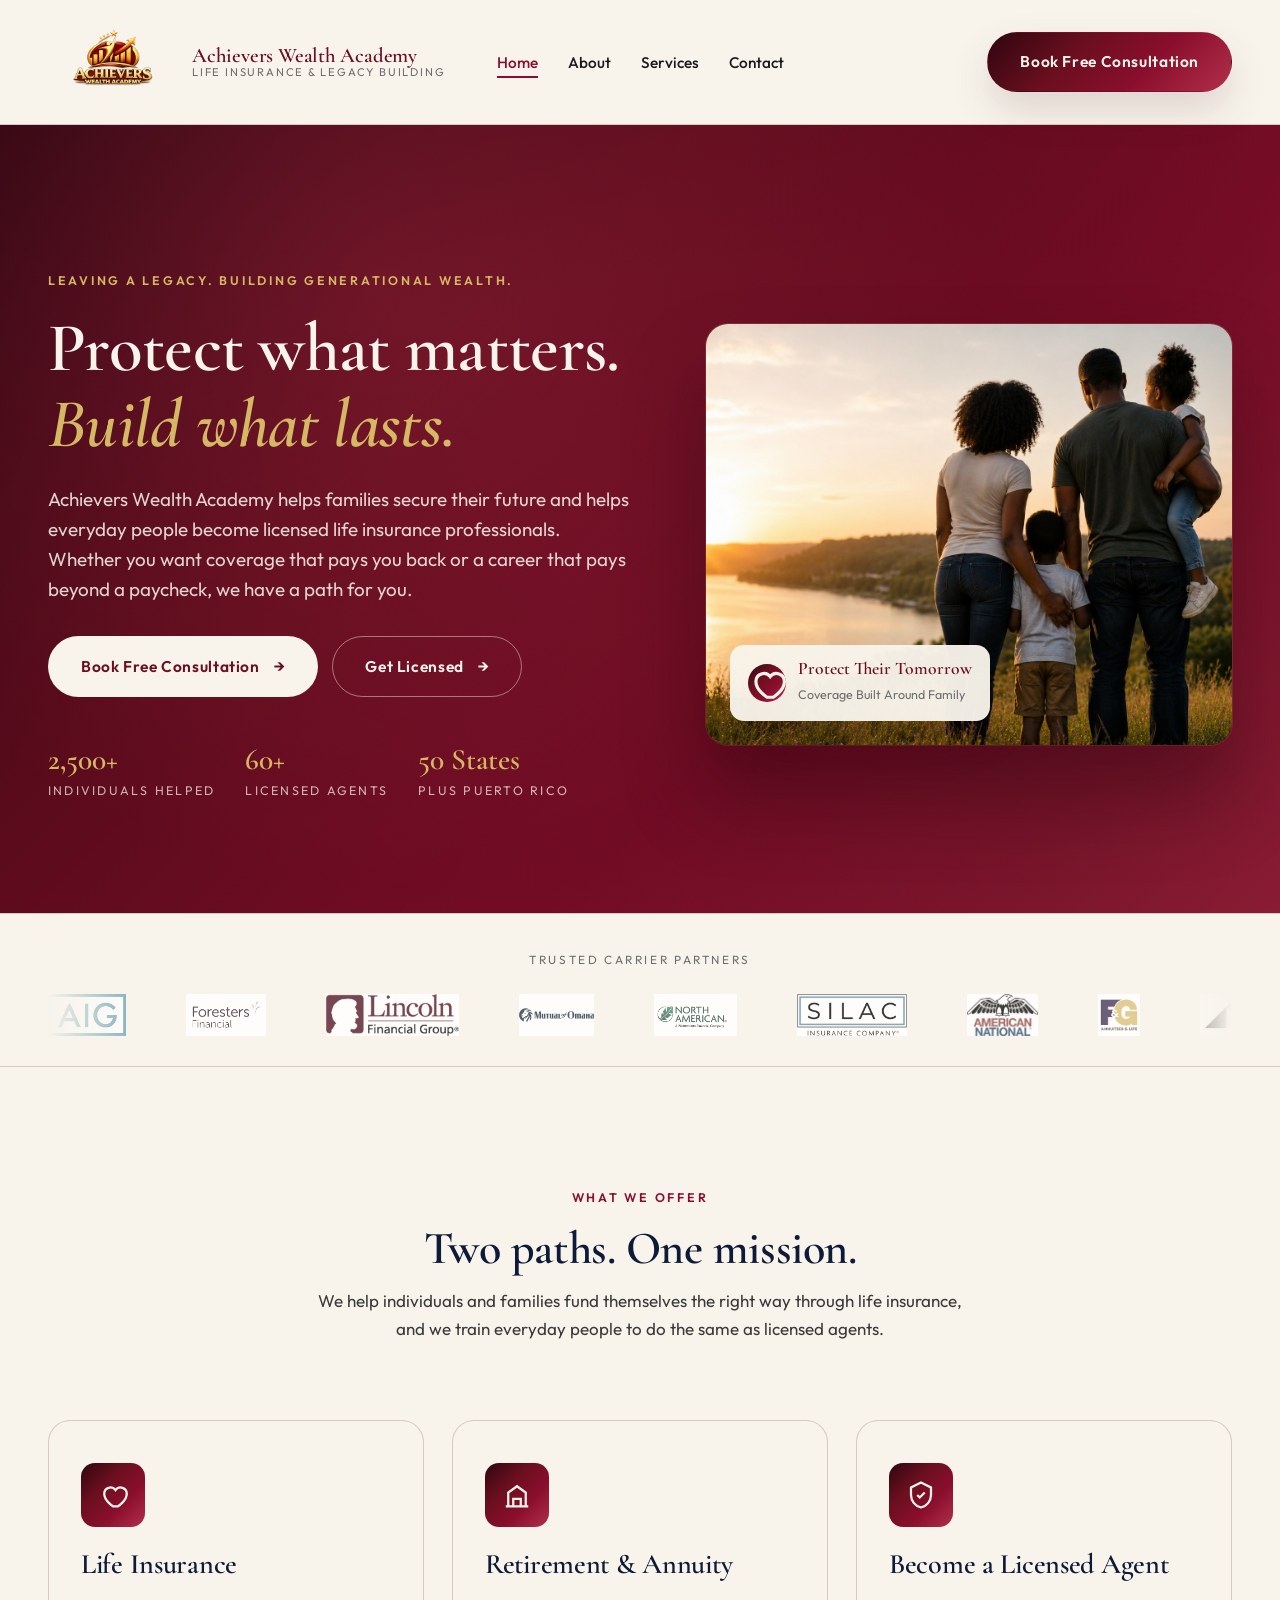
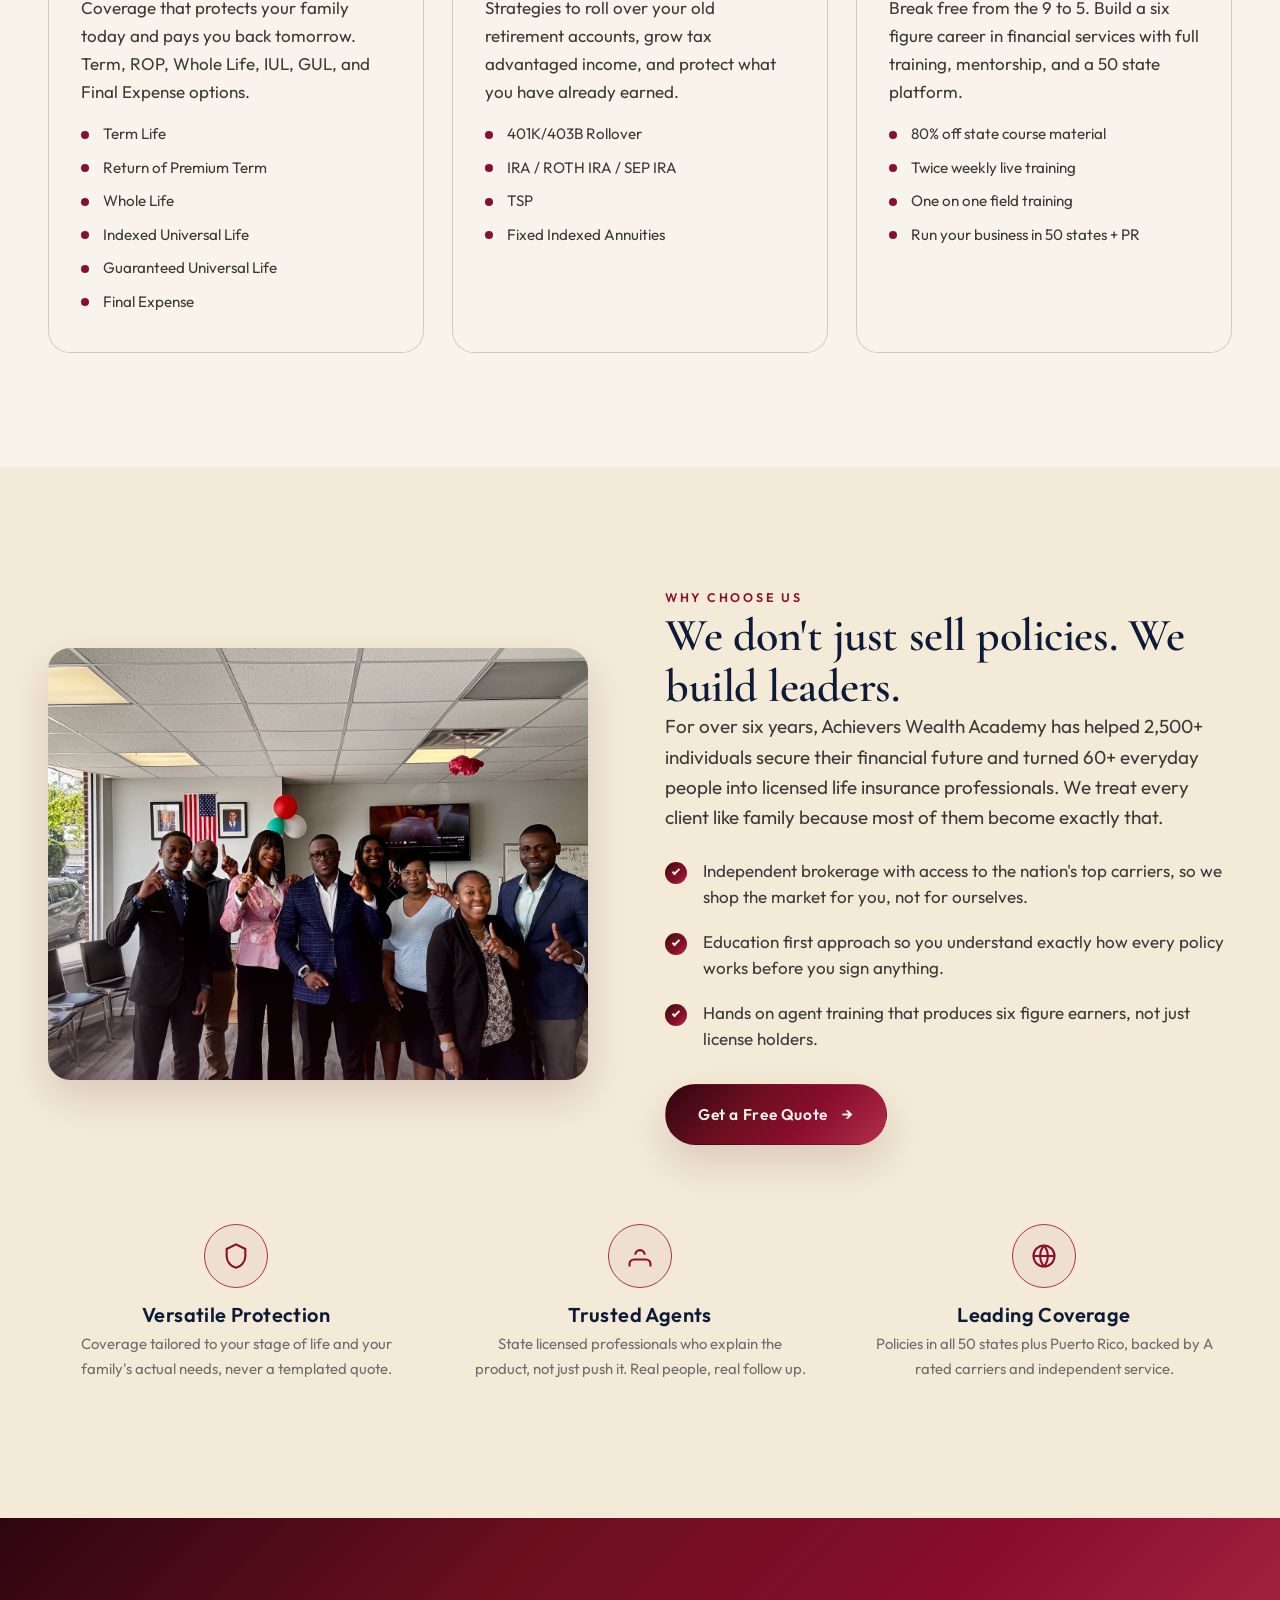
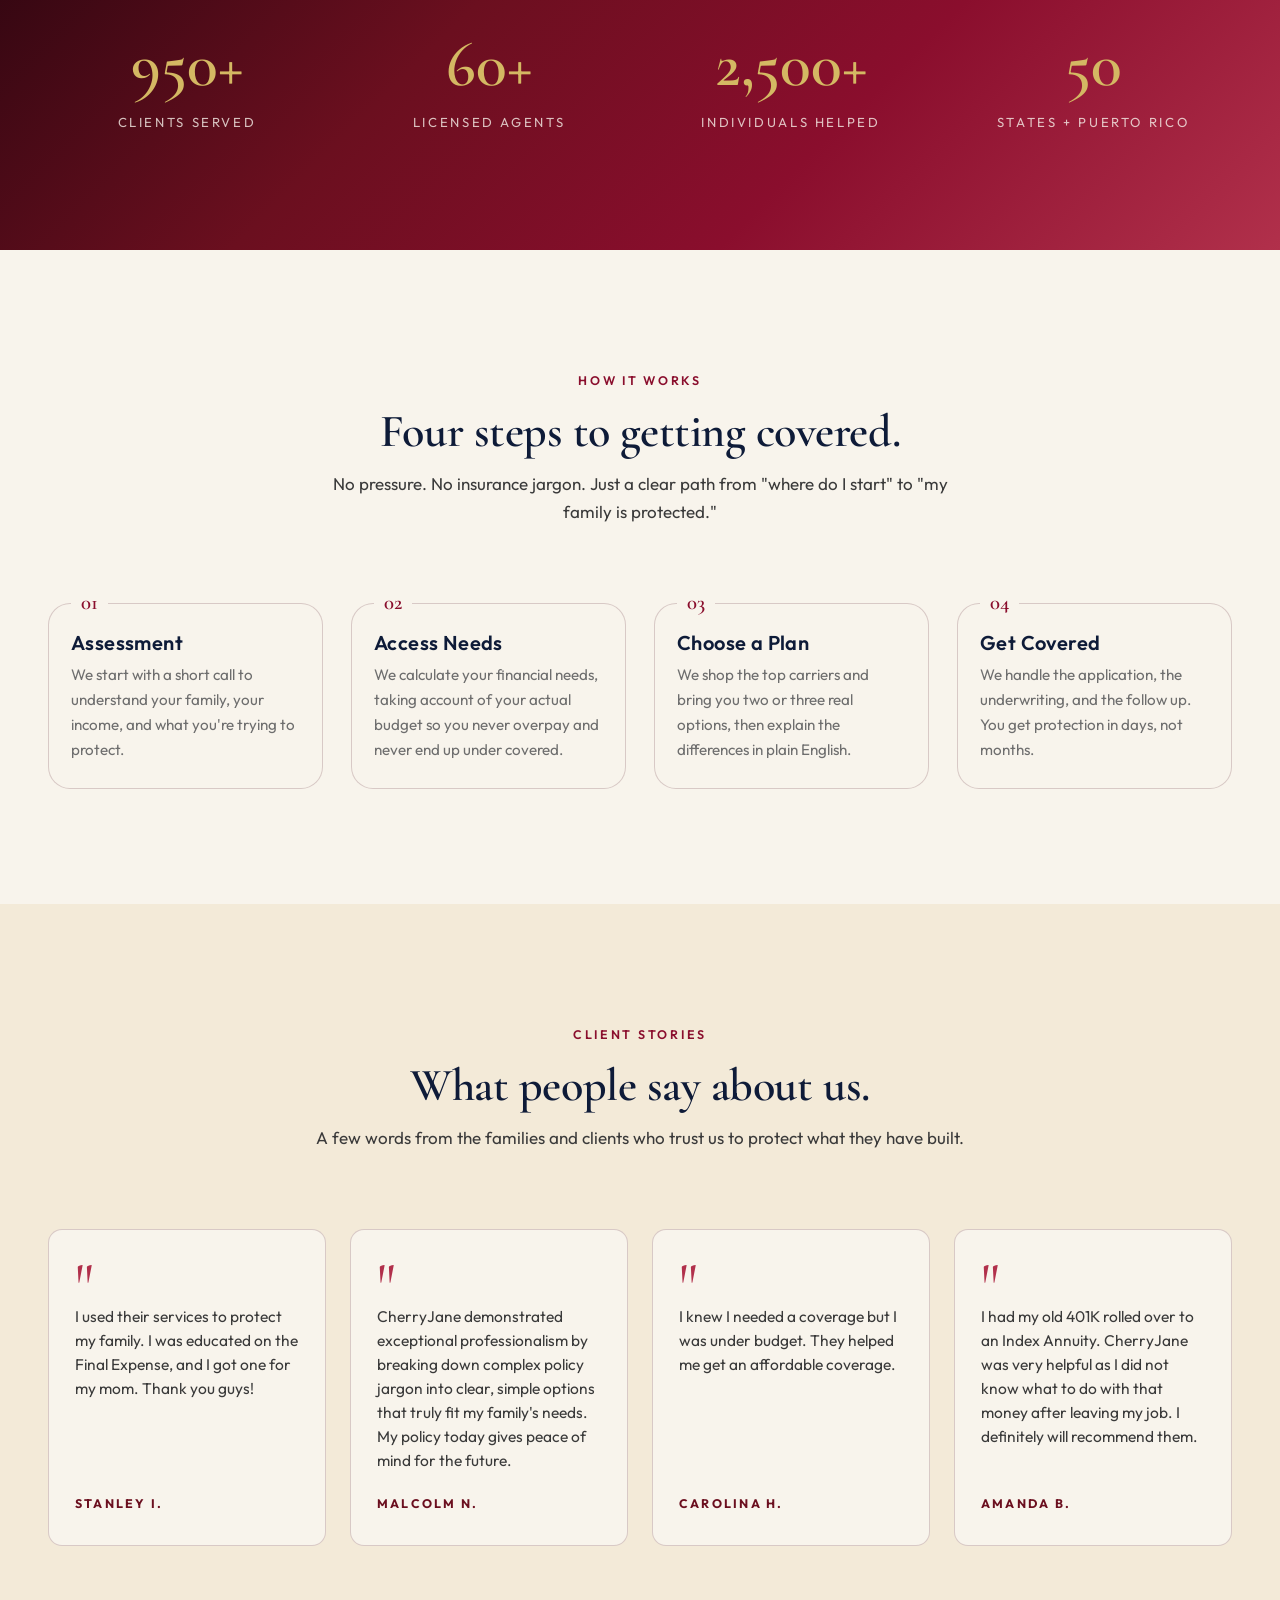
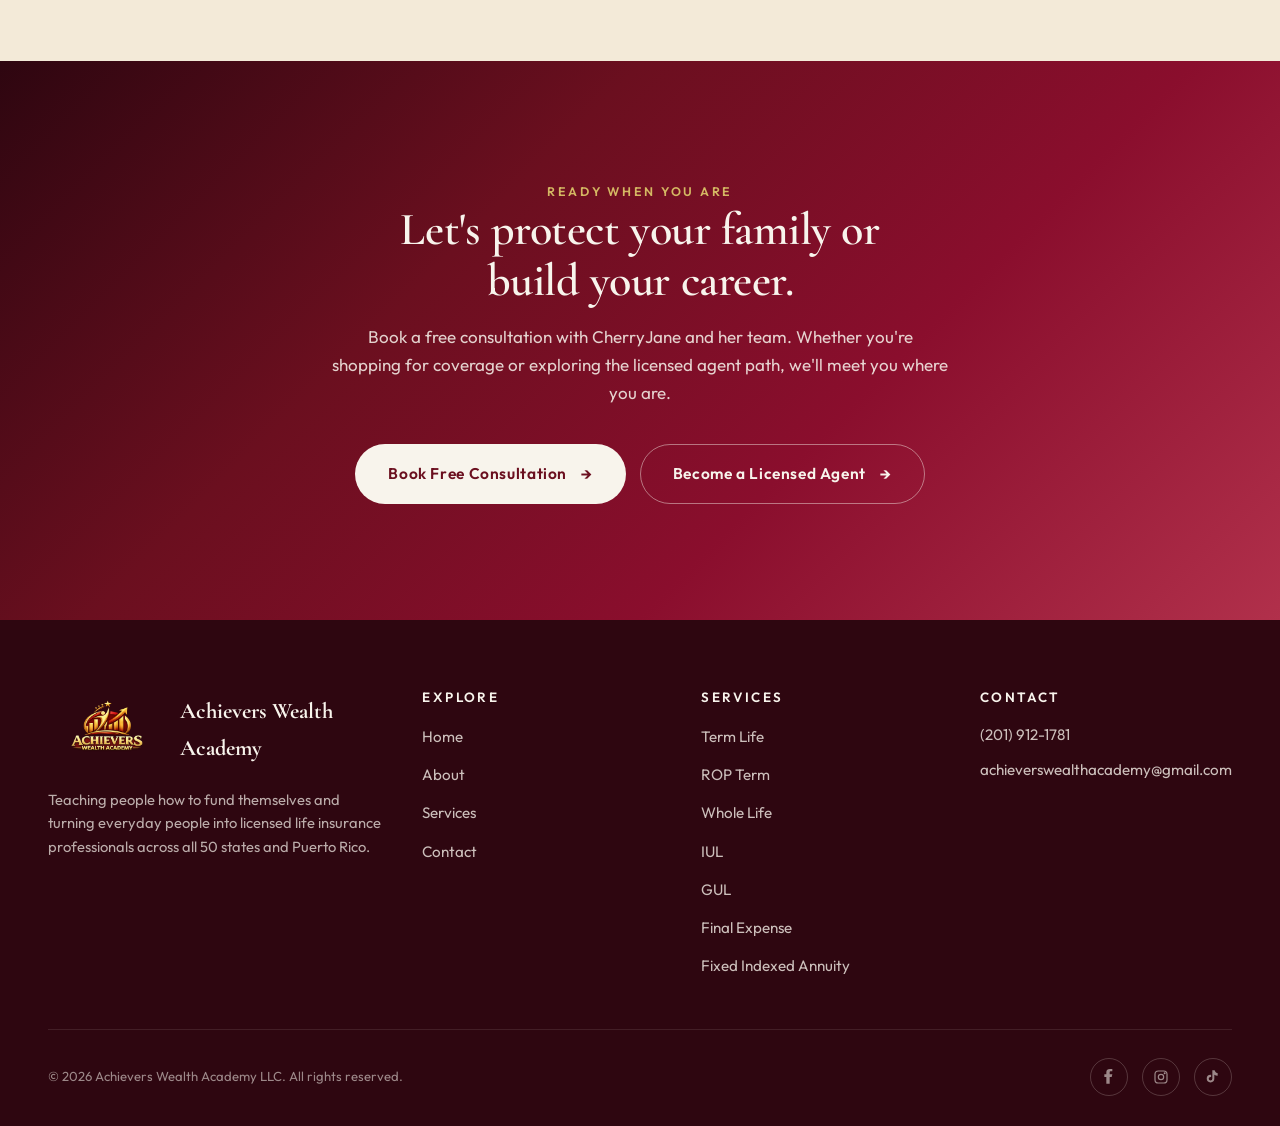
<file: index.html>
<!DOCTYPE html>
<html lang="en">
<head>
<meta charset="UTF-8" />
<meta name="viewport" content="width=device-width, initial-scale=1.0" />
<title>Achievers Wealth Academy | Protect What Matters. Build What Lasts.</title>
<meta name="description" content="Achievers Wealth Academy is a life insurance brokerage helping families build generational wealth and licensing agents to break free of the 9 to 5. Founded by CherryJane Okeke." />
<link rel="preconnect" href="https://fonts.googleapis.com" />
<link rel="preconnect" href="https://fonts.gstatic.com" crossorigin />
<link href="https://fonts.googleapis.com/css2?family=Cormorant+Garamond:ital,wght@0,400;0,500;0,600;0,700;1,400;1,500&family=Outfit:wght@300;400;500;600;700&display=swap" rel="stylesheet" />
<link rel="stylesheet" href="css/style.css" />
<link rel="icon" type="image/png" href="images/logo.png" />
</head>
<body>

<header class="site-header">
  <div class="container">
    <nav class="nav" aria-label="Primary">
      <a href="index.html" class="nav-brand" aria-label="Achievers Wealth Academy home">
        <img src="images/logo.png" alt="Achievers Wealth Academy logo" />
        <span class="nav-brand-text">
          <strong>Achievers Wealth Academy</strong>
          <span>Life Insurance &amp; Legacy Building</span>
        </span>
      </a>
      <ul class="nav-links">
        <li><a href="index.html" class="active">Home</a></li>
        <li><a href="about.html">About</a></li>
        <li><a href="services.html">Services</a></li>
        <li><a href="contact.html">Contact</a></li>
      </ul>
      <a href="contact.html" class="btn btn-primary nav-cta">Book Free Consultation</a>
      <button class="nav-toggle" type="button" aria-label="Toggle menu" aria-expanded="false">
        <span class="nav-toggle-bar"></span>
        <span class="nav-toggle-bar"></span>
        <span class="nav-toggle-bar"></span>
      </button>
    </nav>
  </div>
</header>

<div class="nav-drawer" aria-hidden="true">
  <ul class="nav-links">
    <li><a href="index.html" class="active">Home</a></li>
    <li><a href="about.html">About</a></li>
    <li><a href="services.html">Services</a></li>
    <li><a href="contact.html">Contact</a></li>
  </ul>
  <div class="nav-cta-mobile">
    <a href="contact.html" class="btn btn-primary">Book Free Consultation</a>
    <a href="services.html#get-licensed" class="btn btn-outline">Get Licensed</a>
    <div class="nav-contact-mini">
      <a href="tel:+12019121781">(201) 912-1781</a><br />
      <a href="mailto:achieverswealthacademy@gmail.com">achieverswealthacademy@gmail.com</a>
    </div>
  </div>
</div>

<main>

<!-- HERO -->
<section class="hero">
  <div class="container">
    <div class="hero-grid">
      <div class="hero-text" data-sr>
        <span class="eyebrow">Leaving a Legacy. Building Generational Wealth.</span>
        <h1>Protect what matters. <em>Build what lasts.</em></h1>
        <p class="lede">Achievers Wealth Academy helps families secure their future and helps everyday people become licensed life insurance professionals. Whether you want coverage that pays you back or a career that pays beyond a paycheck, we have a path for you.</p>
        <div class="hero-cta">
          <a href="contact.html" class="btn btn-on-dark btn-arrow">Book Free Consultation</a>
          <a href="services.html#get-licensed" class="btn btn-ghost btn-arrow">Get Licensed</a>
        </div>
        <div class="hero-meta">
          <div class="hero-meta-item">
            <strong>2,500+</strong>
            <span>Individuals Helped</span>
          </div>
          <div class="hero-meta-item">
            <strong>60+</strong>
            <span>Licensed Agents</span>
          </div>
          <div class="hero-meta-item">
            <strong>50&nbsp;States</strong>
            <span>Plus Puerto Rico</span>
          </div>
        </div>
      </div>
      <div class="hero-visual" data-sr data-sr-d="2">
        <div class="hero-visual-frame" style="aspect-ratio: 5 / 4;">
          <img src="images/hero-family.png" alt="A family watching the sunset together, the moments worth protecting" loading="eager" />
        </div>
        <div class="hero-badge">
          <div class="hero-badge-icon">
            <svg viewBox="0 0 24 24" fill="none" stroke="#f8f4ec" stroke-width="2"><path d="M12 21s-7-4.35-7-10a5 5 0 0 1 9-3 5 5 0 0 1 9 3c0 5.65-7 10-7 10Z"/></svg>
          </div>
          <div>
            <strong>Protect Their Tomorrow</strong>
            <span>Coverage Built Around Family</span>
          </div>
        </div>
      </div>
    </div>
  </div>
</section>

<!-- TRUST STRIP -->
<section class="trust-strip" aria-label="Carrier partners">
  <div class="container">
    <div class="trust-strip-head">
      <span>Trusted Carrier Partners</span>
    </div>
    <div class="marquee">
      <div class="marquee-track">
        <img src="images/carriers/aig.png" alt="AIG" loading="lazy" />
        <img src="images/carriers/foresters-financial.png" alt="Foresters Financial" loading="lazy" />
        <img src="images/carriers/lincoln-financial.png" alt="Lincoln Financial" loading="lazy" />
        <img src="images/carriers/mutual-of-omaha.png" alt="Mutual of Omaha" loading="lazy" />
        <img src="images/carriers/north-american.png" alt="North American" loading="lazy" />
        <img src="images/carriers/silac.png" alt="SILAC" loading="lazy" />
        <img src="images/carriers/american-national.png" alt="American National" loading="lazy" />
        <img src="images/carriers/fg-annuities-life.png" alt="F&amp;G Annuities and Life" loading="lazy" />
        <img src="images/carriers/national-life-group.png" alt="National Life Group" loading="lazy" />
        <img src="images/carriers/nationwide.png" alt="Nationwide" loading="lazy" />
      </div>
    </div>
  </div>
</section>

<!-- WHAT WE OFFER -->
<section class="section section-cream">
  <div class="container">
    <div class="section-head" data-sr>
      <span class="eyebrow">What We Offer</span>
      <h2>Two paths. One mission.</h2>
      <p>We help individuals and families fund themselves the right way through life insurance, and we train everyday people to do the same as licensed agents.</p>
    </div>

    <div class="cards-3">
      <article class="svc-card" data-sr data-sr-d="1">
        <div class="svc-icon">
          <svg viewBox="0 0 24 24" fill="none" stroke="currentColor" stroke-width="1.8"><path d="M12 21s-7-4.35-7-10a5 5 0 0 1 9-3 5 5 0 0 1 9 3c0 5.65-7 10-7 10Z"/></svg>
        </div>
        <h3>Life Insurance</h3>
        <p>Coverage that protects your family today and pays you back tomorrow. Term, ROP, Whole Life, IUL, GUL, and Final Expense options.</p>
        <ul>
          <li>Term Life</li>
          <li>Return of Premium Term</li>
          <li>Whole Life</li>
          <li>Indexed Universal Life</li>
          <li>Guaranteed Universal Life</li>
          <li>Final Expense</li>
        </ul>
      </article>

      <article class="svc-card" data-sr data-sr-d="2">
        <div class="svc-icon">
          <svg viewBox="0 0 24 24" fill="none" stroke="currentColor" stroke-width="1.8"><path d="M3 21h18M5 21V10l7-5 7 5v11M9 21v-6h6v6"/></svg>
        </div>
        <h3>Retirement &amp; Annuity</h3>
        <p>Strategies to roll over your old retirement accounts, grow tax advantaged income, and protect what you have already earned.</p>
        <ul>
          <li>401K/403B Rollover</li>
          <li>IRA / ROTH IRA / SEP IRA</li>
          <li>TSP</li>
          <li>Fixed Indexed Annuities</li>
        </ul>
      </article>

      <article class="svc-card" data-sr data-sr-d="3">
        <div class="svc-icon">
          <svg viewBox="0 0 24 24" fill="none" stroke="currentColor" stroke-width="1.8"><path d="M12 2 4 6v6c0 5 3.5 9 8 10 4.5-1 8-5 8-10V6l-8-4Z"/><path d="m9 12 2 2 4-4"/></svg>
        </div>
        <h3>Become a Licensed Agent</h3>
        <p>Break free from the 9 to 5. Build a six figure career in financial services with full training, mentorship, and a 50 state platform.</p>
        <ul>
          <li>80% off state course material</li>
          <li>Twice weekly live training</li>
          <li>One on one field training</li>
          <li>Run your business in 50 states + PR</li>
        </ul>
      </article>
    </div>
  </div>
</section>

<!-- WHY CHOOSE US -->
<section class="section section-cream-warm">
  <div class="container">
    <div class="why-grid">
      <div class="why-image" data-sr>
        <img src="images/team.jpg" alt="Achievers Wealth Academy team celebrating" loading="eager" />
      </div>
      <div data-sr data-sr-d="1">
        <span class="eyebrow">Why Choose Us</span>
        <h2>We don't just sell policies. We build leaders.</h2>
        <p class="lede">For over six years, Achievers Wealth Academy has helped 2,500+ individuals secure their financial future and turned 60+ everyday people into licensed life insurance professionals. We treat every client like family because most of them become exactly that.</p>
        <ul class="why-list">
          <li>Independent brokerage with access to the nation's top carriers, so we shop the market for you, not for ourselves.</li>
          <li>Education first approach so you understand exactly how every policy works before you sign anything.</li>
          <li>Hands on agent training that produces six figure earners, not just license holders.</li>
        </ul>
        <a href="contact.html" class="btn btn-primary btn-arrow">Get a Free Quote</a>
      </div>
    </div>

    <div class="badges" data-sr>
      <div class="badge">
        <div class="badge-icon">
          <svg viewBox="0 0 24 24" fill="none" stroke="currentColor" stroke-width="1.8"><path d="M12 2 4 6v6c0 5 3.5 9 8 10 4.5-1 8-5 8-10V6l-8-4Z"/></svg>
        </div>
        <h4>Versatile Protection</h4>
        <p>Coverage tailored to your stage of life and your family's actual needs, never a templated quote.</p>
      </div>
      <div class="badge">
        <div class="badge-icon">
          <svg viewBox="0 0 24 24" fill="none" stroke="currentColor" stroke-width="1.8"><path d="M16 11a4 4 0 1 0-8 0M3 21v-2a4 4 0 0 1 4-4h10a4 4 0 0 1 4 4v2"/></svg>
        </div>
        <h4>Trusted Agents</h4>
        <p>State licensed professionals who explain the product, not just push it. Real people, real follow up.</p>
      </div>
      <div class="badge">
        <div class="badge-icon">
          <svg viewBox="0 0 24 24" fill="none" stroke="currentColor" stroke-width="1.8"><circle cx="12" cy="12" r="9"/><path d="M3 12h18M12 3a14 14 0 0 1 0 18M12 3a14 14 0 0 0 0 18"/></svg>
        </div>
        <h4>Leading Coverage</h4>
        <p>Policies in all 50 states plus Puerto Rico, backed by A rated carriers and independent service.</p>
      </div>
    </div>
  </div>
</section>

<!-- STATS -->
<section class="section section-burgundy">
  <div class="container">
    <div class="stats">
      <div data-sr>
        <span class="stat-num">950+</span>
        <span class="stat-label">Clients Served</span>
      </div>
      <div data-sr data-sr-d="1">
        <span class="stat-num">60+</span>
        <span class="stat-label">Licensed Agents</span>
      </div>
      <div data-sr data-sr-d="2">
        <span class="stat-num">2,500+</span>
        <span class="stat-label">Individuals Helped</span>
      </div>
      <div data-sr data-sr-d="3">
        <span class="stat-num">50</span>
        <span class="stat-label">States + Puerto Rico</span>
      </div>
    </div>
  </div>
</section>

<!-- HOW IT WORKS -->
<section class="section section-cream">
  <div class="container">
    <div class="section-head" data-sr>
      <span class="eyebrow">How It Works</span>
      <h2>Four steps to getting covered.</h2>
      <p>No pressure. No insurance jargon. Just a clear path from "where do I start" to "my family is protected."</p>
    </div>
    <div class="steps">
      <div class="step" data-sr data-sr-d="1">
        <h4>Assessment</h4>
        <p>We start with a short call to understand your family, your income, and what you're trying to protect.</p>
      </div>
      <div class="step" data-sr data-sr-d="2">
        <h4>Access Needs</h4>
        <p>We calculate your financial needs, taking account of your actual budget so you never overpay and never end up under covered.</p>
      </div>
      <div class="step" data-sr data-sr-d="3">
        <h4>Choose a Plan</h4>
        <p>We shop the top carriers and bring you two or three real options, then explain the differences in plain English.</p>
      </div>
      <div class="step" data-sr data-sr-d="4">
        <h4>Get Covered</h4>
        <p>We handle the application, the underwriting, and the follow up. You get protection in days, not months.</p>
      </div>
    </div>
  </div>
</section>

<!-- TESTIMONIALS -->
<section class="section section-cream-warm">
  <div class="container">
    <div class="section-head" data-sr>
      <span class="eyebrow">Client Stories</span>
      <h2>What people say about us.</h2>
      <p>A few words from the families and clients who trust us to protect what they have built.</p>
    </div>
    <div class="testimonials">
      <article class="testimonial" data-sr data-sr-d="1">
        <span class="testimonial-mark">"</span>
        <p>I used their services to protect my family. I was educated on the Final Expense, and I got one for my mom. Thank you guys!</p>
        <span class="testimonial-author">Stanley I.</span>
      </article>
      <article class="testimonial" data-sr data-sr-d="2">
        <span class="testimonial-mark">"</span>
        <p>CherryJane demonstrated exceptional professionalism by breaking down complex policy jargon into clear, simple options that truly fit my family's needs. My policy today gives peace of mind for the future.</p>
        <span class="testimonial-author">Malcolm N.</span>
      </article>
      <article class="testimonial" data-sr data-sr-d="3">
        <span class="testimonial-mark">"</span>
        <p>I knew I needed a coverage but I was under budget. They helped me get an affordable coverage.</p>
        <span class="testimonial-author">Carolina H.</span>
      </article>
      <article class="testimonial" data-sr data-sr-d="4">
        <span class="testimonial-mark">"</span>
        <p>I had my old 401K rolled over to an Index Annuity. CherryJane was very helpful as I did not know what to do with that money after leaving my job. I definitely will recommend them.</p>
        <span class="testimonial-author">Amanda B.</span>
      </article>
    </div>
  </div>
</section>

<!-- FINAL CTA -->
<section class="section section-burgundy">
  <div class="container">
    <div class="final-cta" data-sr>
      <span class="eyebrow on-dark">Ready When You Are</span>
      <h2>Let's protect your family or build your career.</h2>
      <p>Book a free consultation with CherryJane and her team. Whether you're shopping for coverage or exploring the licensed agent path, we'll meet you where you are.</p>
      <div class="hero-cta">
        <a href="contact.html" class="btn btn-on-dark btn-arrow">Book Free Consultation</a>
        <a href="services.html#get-licensed" class="btn btn-ghost btn-arrow">Become a Licensed Agent</a>
      </div>
    </div>
  </div>
</section>

</main>

<!-- FOOTER -->
<footer class="site-footer">
  <div class="container">
    <div class="footer-grid">
      <div>
        <div class="footer-brand">
          <img src="images/logo.png" alt="Achievers Wealth Academy logo" />
          <strong>Achievers Wealth Academy</strong>
        </div>
        <p>Teaching people how to fund themselves and turning everyday people into licensed life insurance professionals across all 50 states and Puerto Rico.</p>
      </div>

      <div>
        <h4>Explore</h4>
        <ul>
          <li><a href="index.html">Home</a></li>
          <li><a href="about.html">About</a></li>
          <li><a href="services.html">Services</a></li>
          <li><a href="contact.html">Contact</a></li>
        </ul>
      </div>

      <div>
        <h4>Services</h4>
        <ul>
          <li><a href="services.html#life-products">Term Life</a></li>
          <li><a href="services.html#life-products">ROP Term</a></li>
          <li><a href="services.html#life-products">Whole Life</a></li>
          <li><a href="services.html#life-products">IUL</a></li>
          <li><a href="services.html#life-products">GUL</a></li>
          <li><a href="services.html#life-products">Final Expense</a></li>
          <li><a href="services.html#retirement-products">Fixed Indexed Annuity</a></li>
        </ul>
      </div>

      <div class="footer-contact">
        <h4>Contact</h4>
        <ul>
          <li><a href="tel:+12019121781">(201) 912-1781</a></li>
          <li><a href="mailto:achieverswealthacademy@gmail.com">achieverswealthacademy@gmail.com</a></li>
        </ul>
      </div>
    </div>

    <div class="footer-bottom">
      <span>&copy; <span data-year>2026</span> Achievers Wealth Academy LLC. All rights reserved.</span>
      <ul class="footer-social">
        <li><a href="https://www.facebook.com/cherryjane.okeke.ukwuhaiwe" target="_blank" rel="noopener" aria-label="Facebook"><svg viewBox="0 0 24 24" fill="currentColor"><path d="M13 22V12h3l1-4h-4V5.5c0-1.2.4-2 2-2h2V0h-3.5C10 0 8 2 8 4.5V8H5v4h3v10h5Z"/></svg></a></li>
        <li><a href="https://www.instagram.com/cherry_omalicha/" target="_blank" rel="noopener" aria-label="Instagram"><svg viewBox="0 0 24 24" fill="none" stroke="currentColor" stroke-width="1.8"><rect x="3" y="3" width="18" height="18" rx="5"/><circle cx="12" cy="12" r="4"/><circle cx="17.5" cy="6.5" r="0.6" fill="currentColor"/></svg></a></li>
        <li><a href="https://www.tiktok.com/@cherryjaneokeke" target="_blank" rel="noopener" aria-label="TikTok"><svg viewBox="0 0 24 24" fill="currentColor"><path d="M19.6 6.3a5.3 5.3 0 0 1-3.5-1.3 5.4 5.4 0 0 1-1.6-3H11v12.6a2.7 2.7 0 1 1-2.7-2.7c.3 0 .6 0 .9.1V8.8a6 6 0 0 0-.9-.1 5.7 5.7 0 1 0 5.7 5.7V8.7a8.4 8.4 0 0 0 5 1.6V6.5c0-.1 0-.1-.4-.2Z"/></svg></a></li>
      </ul>
    </div>
  </div>
</footer>

<script src="js/main.js"></script>
</body>
</html>
</file>
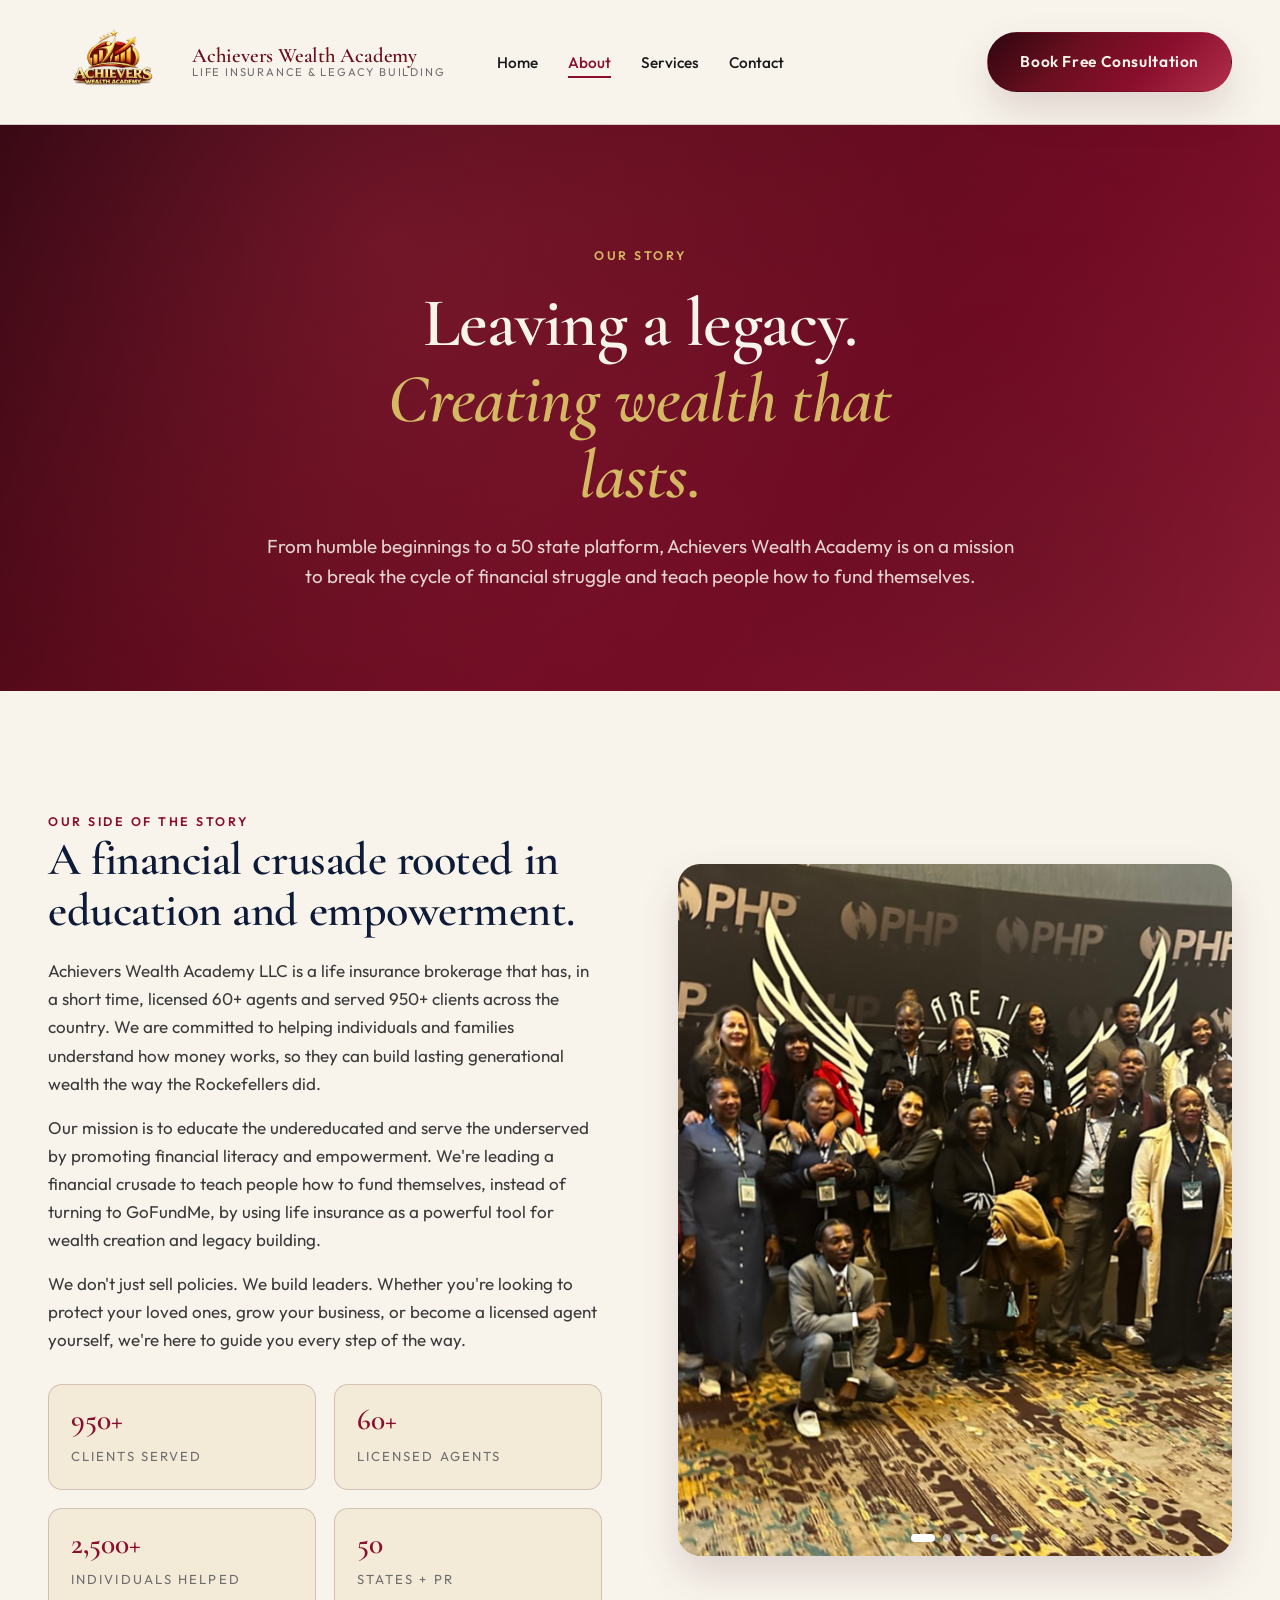
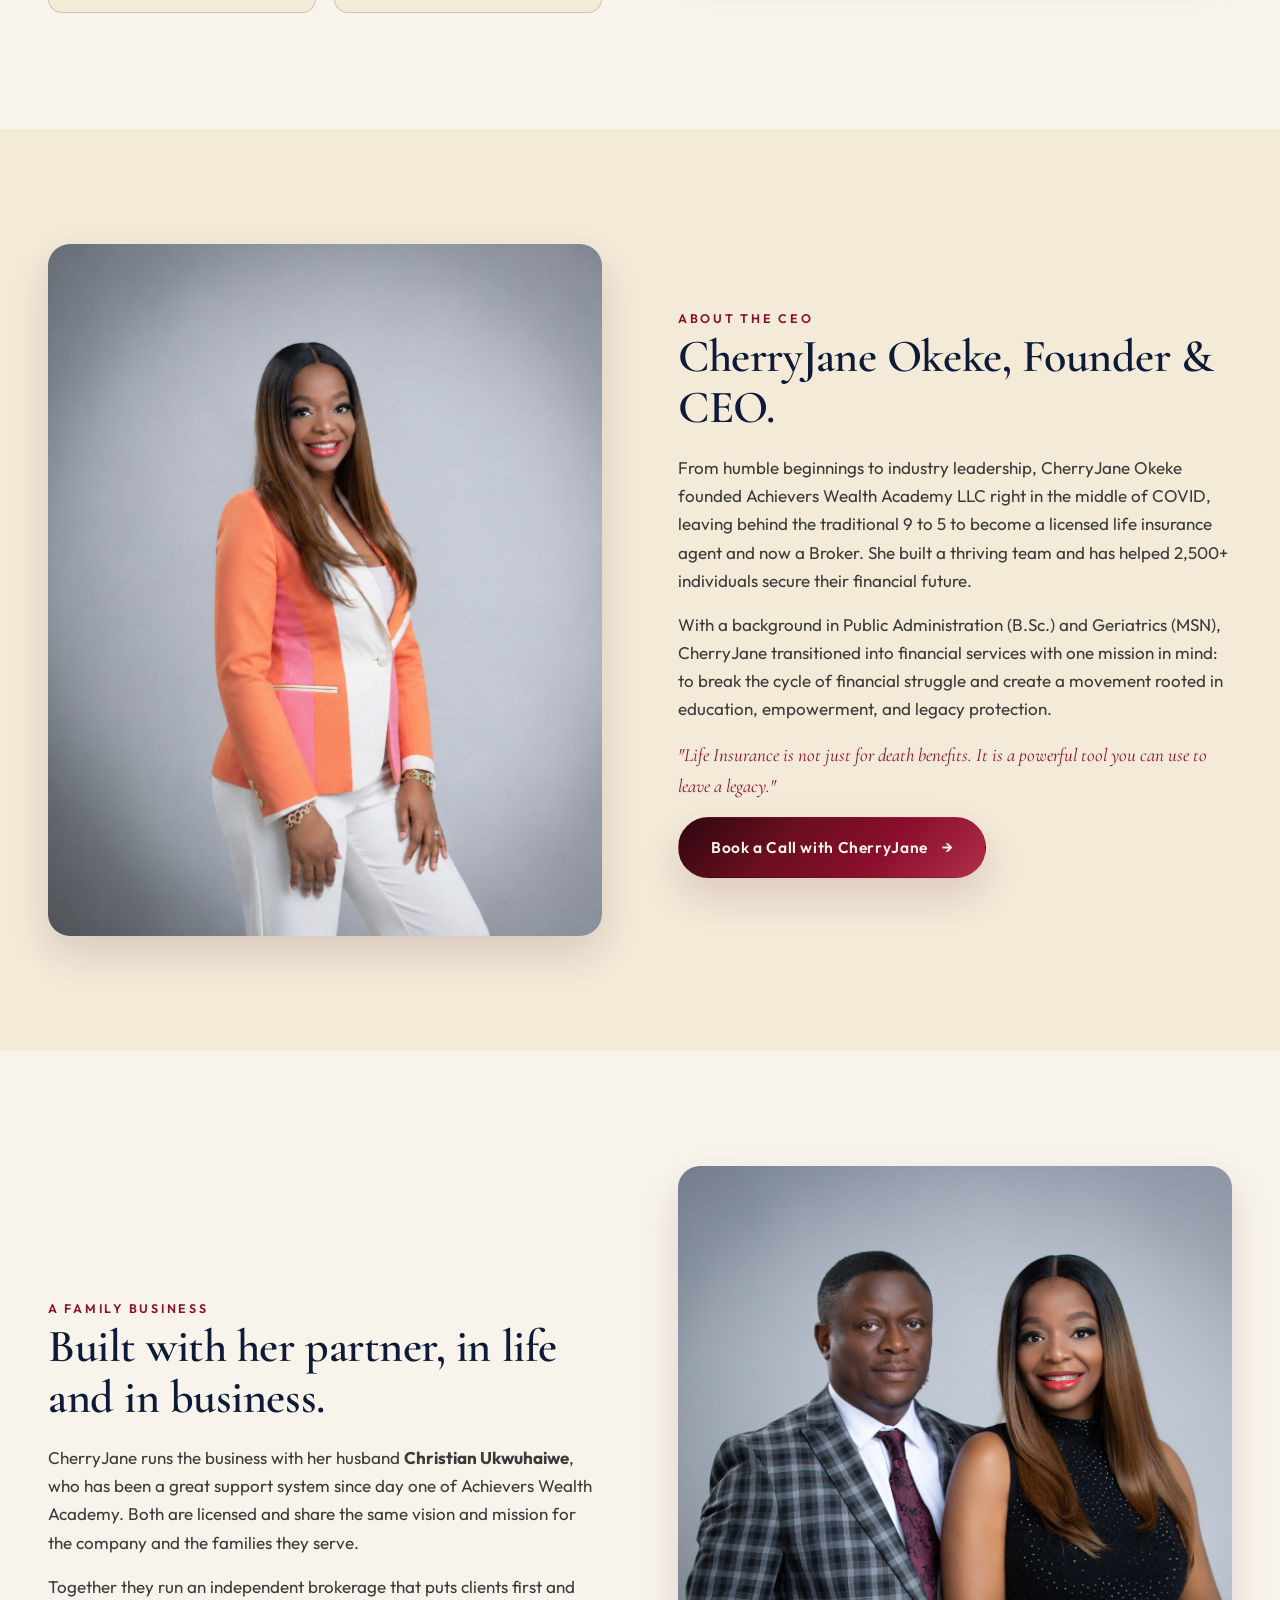
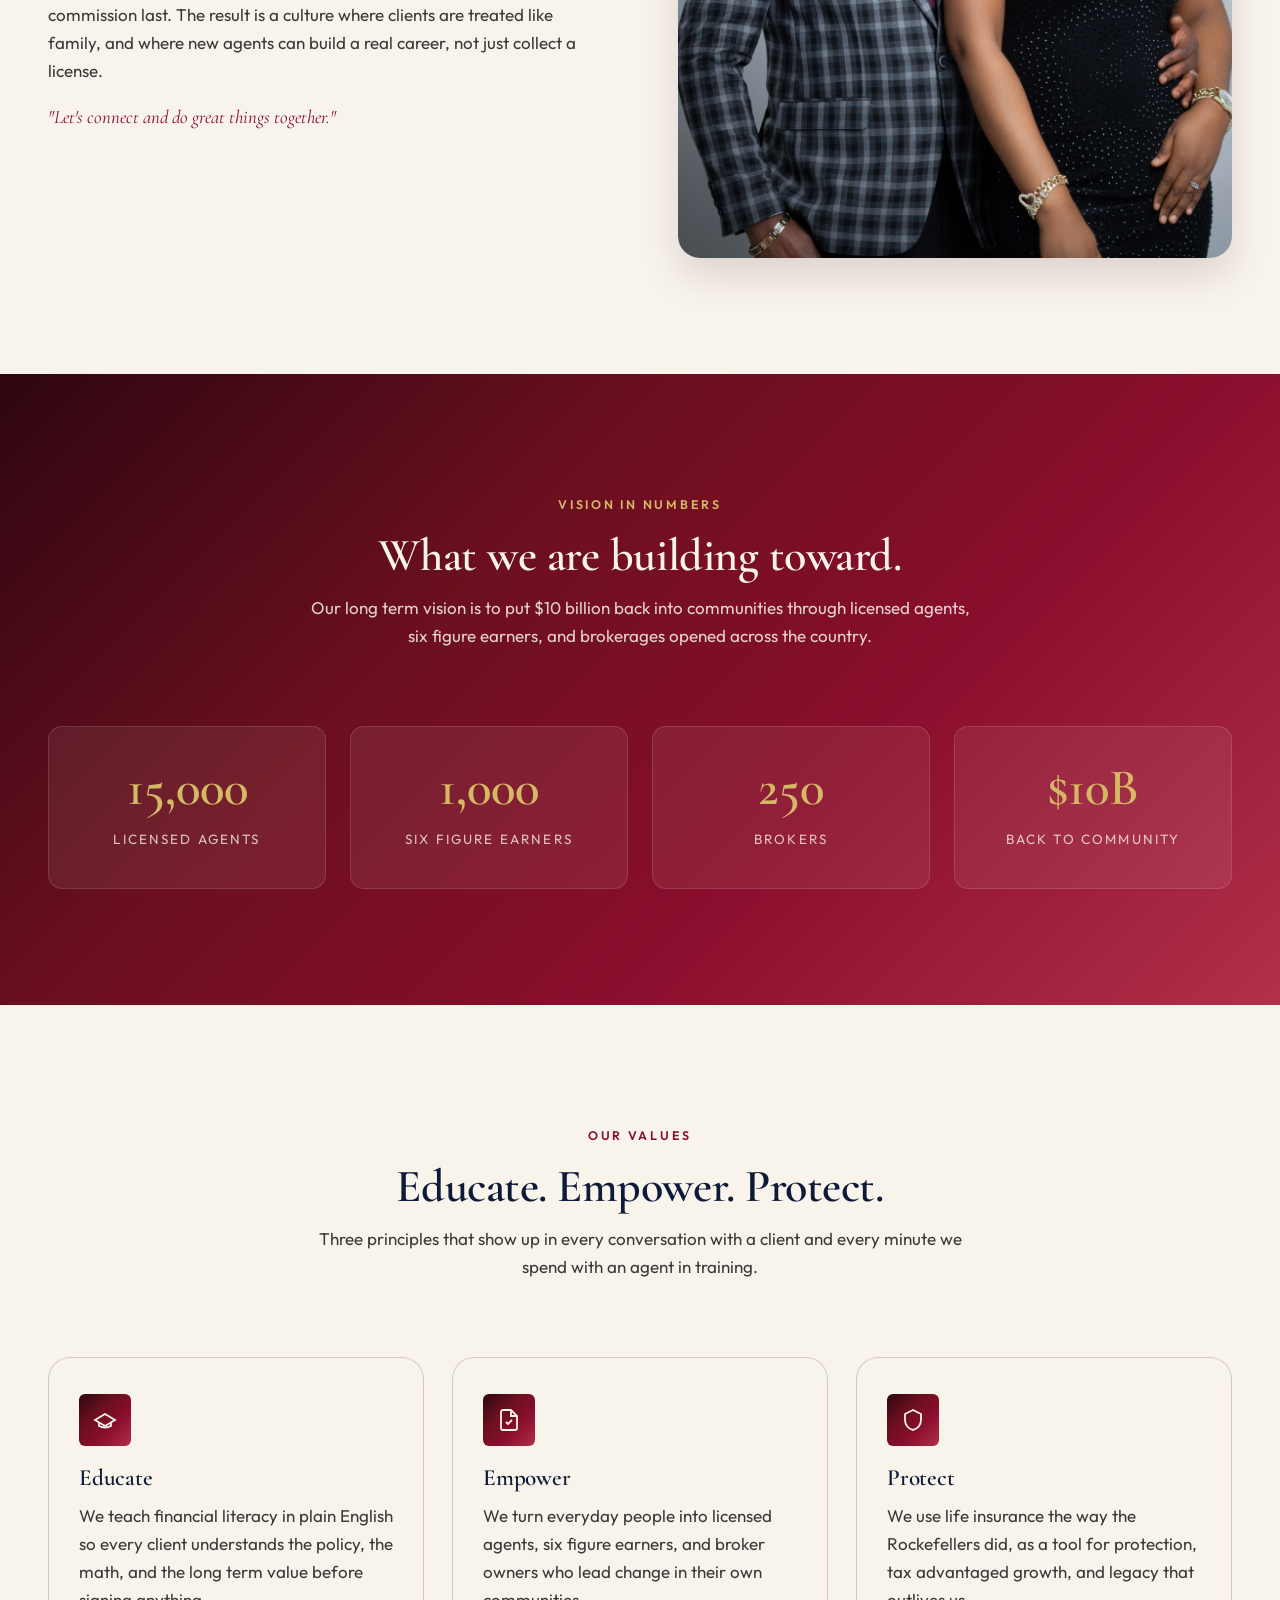
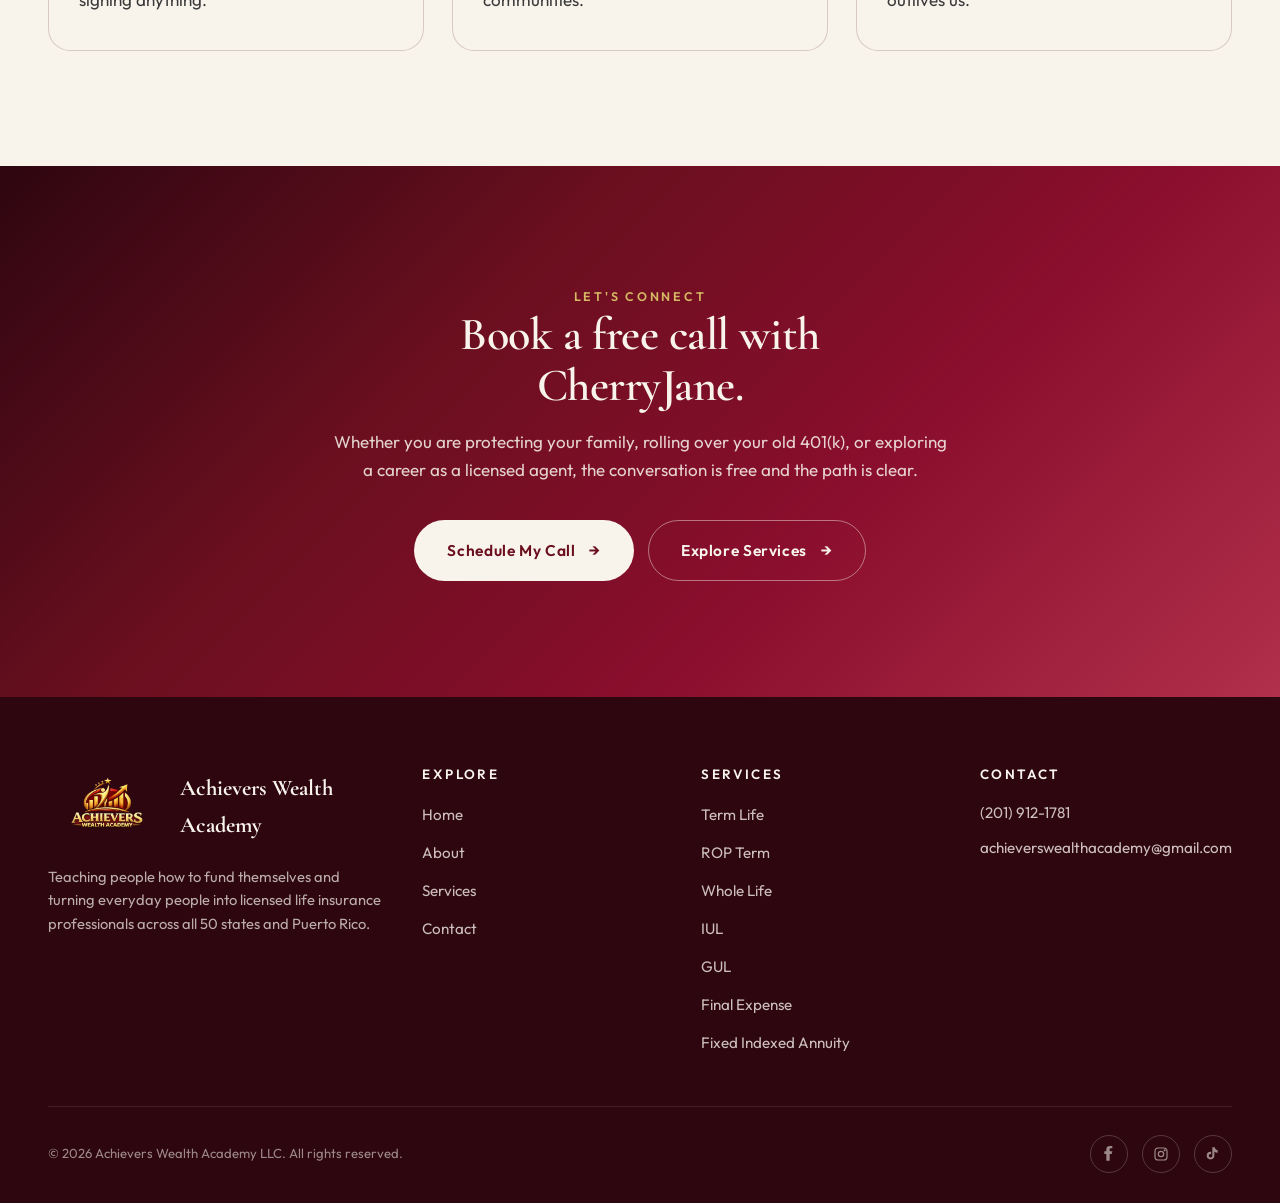
<file: about.html>
<!DOCTYPE html>
<html lang="en">
<head>
<meta charset="UTF-8" />
<meta name="viewport" content="width=device-width, initial-scale=1.0" />
<title>About Us | Achievers Wealth Academy</title>
<meta name="description" content="Founded by CherryJane Okeke during COVID, Achievers Wealth Academy is on a mission to break the cycle of financial struggle through education, empowerment, and legacy protection." />
<link rel="preconnect" href="https://fonts.googleapis.com" />
<link rel="preconnect" href="https://fonts.gstatic.com" crossorigin />
<link href="https://fonts.googleapis.com/css2?family=Cormorant+Garamond:ital,wght@0,400;0,500;0,600;0,700;1,400;1,500&family=Outfit:wght@300;400;500;600;700&display=swap" rel="stylesheet" />
<link rel="stylesheet" href="css/style.css" />
<link rel="icon" type="image/png" href="images/logo.png" />
</head>
<body>

<header class="site-header">
  <div class="container">
    <nav class="nav" aria-label="Primary">
      <a href="index.html" class="nav-brand" aria-label="Achievers Wealth Academy home">
        <img src="images/logo.png" alt="Achievers Wealth Academy logo" />
        <span class="nav-brand-text">
          <strong>Achievers Wealth Academy</strong>
          <span>Life Insurance &amp; Legacy Building</span>
        </span>
      </a>
      <ul class="nav-links">
        <li><a href="index.html">Home</a></li>
        <li><a href="about.html" class="active">About</a></li>
        <li><a href="services.html">Services</a></li>
        <li><a href="contact.html">Contact</a></li>
      </ul>
      <a href="contact.html" class="btn btn-primary nav-cta">Book Free Consultation</a>
      <button class="nav-toggle" type="button" aria-label="Toggle menu" aria-expanded="false">
        <span class="nav-toggle-bar"></span>
        <span class="nav-toggle-bar"></span>
        <span class="nav-toggle-bar"></span>
      </button>
    </nav>
  </div>
</header>

<div class="nav-drawer" aria-hidden="true">
  <ul class="nav-links">
    <li><a href="index.html">Home</a></li>
    <li><a href="about.html" class="active">About</a></li>
    <li><a href="services.html">Services</a></li>
    <li><a href="contact.html">Contact</a></li>
  </ul>
  <div class="nav-cta-mobile">
    <a href="contact.html" class="btn btn-primary">Book Free Consultation</a>
    <a href="services.html#get-licensed" class="btn btn-outline">Get Licensed</a>
    <div class="nav-contact-mini">
      <a href="tel:+12019121781">(201) 912-1781</a><br />
      <a href="mailto:achieverswealthacademy@gmail.com">achieverswealthacademy@gmail.com</a>
    </div>
  </div>
</div>

<main>

<!-- PAGE HERO -->
<section class="hero hero-page">
  <div class="container">
    <span class="eyebrow" data-sr>Our Story</span>
    <h1 data-sr data-sr-d="1">Leaving a legacy. <em>Creating wealth that lasts.</em></h1>
    <p class="lede" data-sr data-sr-d="2">From humble beginnings to a 50 state platform, Achievers Wealth Academy is on a mission to break the cycle of financial struggle and teach people how to fund themselves.</p>
  </div>
</section>

<!-- OUR SIDE OF THE STORY -->
<section class="section section-cream">
  <div class="container">
    <div class="story-grid">
      <div data-sr>
        <span class="eyebrow">Our Side of the Story</span>
        <h2>A financial crusade rooted in education and empowerment.</h2>
        <p>Achievers Wealth Academy LLC is a life insurance brokerage that has, in a short time, licensed 60+ agents and served 950+ clients across the country. We are committed to helping individuals and families understand how money works, so they can build lasting generational wealth the way the Rockefellers did.</p>
        <p>Our mission is to educate the undereducated and serve the underserved by promoting financial literacy and empowerment. We're leading a financial crusade to teach people how to fund themselves, instead of turning to GoFundMe, by using life insurance as a powerful tool for wealth creation and legacy building.</p>
        <p>We don't just sell policies. We build leaders. Whether you're looking to protect your loved ones, grow your business, or become a licensed agent yourself, we're here to guide you every step of the way.</p>
        <div class="story-meta">
          <div class="story-meta-item">
            <strong>950+</strong>
            <span>Clients Served</span>
          </div>
          <div class="story-meta-item">
            <strong>60+</strong>
            <span>Licensed Agents</span>
          </div>
          <div class="story-meta-item">
            <strong>2,500+</strong>
            <span>Individuals Helped</span>
          </div>
          <div class="story-meta-item">
            <strong>50</strong>
            <span>States + PR</span>
          </div>
        </div>
      </div>
      <div class="story-image" data-sr data-sr-d="2" data-carousel data-interval="5000" aria-roledescription="carousel" aria-label="Achievers Wealth Academy team photos">
        <div class="carousel-track">
          <div class="carousel-slide is-active" data-index="0" aria-hidden="false">
            <img src="images/team-1.jpg" alt="Achievers Wealth Academy team standing together in the office" loading="lazy" />
          </div>
          <div class="carousel-slide" data-index="1" aria-hidden="true">
            <img src="images/team-2.jpg" alt="Cherry Jane and the team at the PHP Agency national event" loading="lazy" />
          </div>
          <div class="carousel-slide" data-index="2" aria-hidden="true">
            <img src="images/team-3.jpg" alt="Cherry Jane leading a licensing training session with agents" loading="lazy" />
          </div>
          <div class="carousel-slide" data-index="3" aria-hidden="true">
            <img src="images/team-4.jpg" alt="Cherry Jane presenting in front of the agent team during a meeting" loading="lazy" />
          </div>
          <div class="carousel-slide" data-index="4" aria-hidden="true">
            <img src="images/team-5.jpg" alt="Agents seated during a Cherry Jane led training class" loading="lazy" />
          </div>
        </div>
        <button class="carousel-arrow carousel-prev" type="button" aria-label="Previous photo">
          <svg viewBox="0 0 24 24" fill="none" stroke="currentColor" stroke-width="2" aria-hidden="true"><path d="M15 6l-6 6 6 6"/></svg>
        </button>
        <button class="carousel-arrow carousel-next" type="button" aria-label="Next photo">
          <svg viewBox="0 0 24 24" fill="none" stroke="currentColor" stroke-width="2" aria-hidden="true"><path d="M9 6l6 6-6 6"/></svg>
        </button>
        <div class="carousel-dots" role="tablist" aria-label="Choose photo">
          <button type="button" class="carousel-dot is-active" data-index="0" role="tab" aria-selected="true" aria-label="Photo 1"></button>
          <button type="button" class="carousel-dot" data-index="1" role="tab" aria-selected="false" aria-label="Photo 2"></button>
          <button type="button" class="carousel-dot" data-index="2" role="tab" aria-selected="false" aria-label="Photo 3"></button>
          <button type="button" class="carousel-dot" data-index="3" role="tab" aria-selected="false" aria-label="Photo 4"></button>
          <button type="button" class="carousel-dot" data-index="4" role="tab" aria-selected="false" aria-label="Photo 5"></button>
        </div>
      </div>
    </div>
  </div>
</section>

<!-- ABOUT THE CEO -->
<section class="section section-cream-warm">
  <div class="container">
    <div class="story-grid">
      <div class="story-image" data-sr>
        <img src="images/cherryjane-portrait.jpg" alt="CherryJane Okeke, Founder and CEO" loading="lazy" />
      </div>
      <div data-sr data-sr-d="1">
        <span class="eyebrow">About the CEO</span>
        <h2>CherryJane Okeke, Founder &amp; CEO.</h2>
        <p>From humble beginnings to industry leadership, CherryJane Okeke founded Achievers Wealth Academy LLC right in the middle of COVID, leaving behind the traditional 9 to 5 to become a licensed life insurance agent and now a Broker. She built a thriving team and has helped 2,500+ individuals secure their financial future.</p>
        <p>With a background in Public Administration (B.Sc.) and Geriatrics (MSN), CherryJane transitioned into financial services with one mission in mind: to break the cycle of financial struggle and create a movement rooted in education, empowerment, and legacy protection.</p>
        <p class="lede"><span class="serif-accent">"Life Insurance is not just for death benefits. It is a powerful tool you can use to leave a legacy."</span></p>
        <a href="contact.html" class="btn btn-primary btn-arrow">Book a Call with CherryJane</a>
      </div>
    </div>
  </div>
</section>

<!-- THE FAMILY BUSINESS -->
<section class="section section-cream">
  <div class="container">
    <div class="story-grid">
      <div data-sr>
        <span class="eyebrow">A Family Business</span>
        <h2>Built with her partner, in life and in business.</h2>
        <p>CherryJane runs the business with her husband <strong>Christian Ukwuhaiwe</strong>, who has been a great support system since day one of Achievers Wealth Academy. Both are licensed and share the same vision and mission for the company and the families they serve.</p>
        <p>Together they run an independent brokerage that puts clients first and commission last. The result is a culture where clients are treated like family, and where new agents can build a real career, not just collect a license.</p>
        <p class="lede"><span class="serif-accent">"Let's connect and do great things together."</span></p>
      </div>
      <div class="story-image" data-sr data-sr-d="2">
        <img src="images/cherryjane-chris.jpg" alt="CherryJane Okeke and Christian Ukwuhaiwe, Founders" loading="lazy" />
      </div>
    </div>
  </div>
</section>

<!-- VISION IN NUMBERS -->
<section class="section section-burgundy">
  <div class="container">
    <div class="section-head" data-sr>
      <span class="eyebrow on-dark">Vision in Numbers</span>
      <h2>What we are building toward.</h2>
      <p>Our long term vision is to put $10 billion back into communities through licensed agents, six figure earners, and brokerages opened across the country.</p>
    </div>
    <div class="vision-grid">
      <div class="vision-item" data-sr data-sr-d="1">
        <strong>15,000</strong>
        <span>Licensed Agents</span>
      </div>
      <div class="vision-item" data-sr data-sr-d="2">
        <strong>1,000</strong>
        <span>Six Figure Earners</span>
      </div>
      <div class="vision-item" data-sr data-sr-d="3">
        <strong>250</strong>
        <span>Brokers</span>
      </div>
      <div class="vision-item" data-sr data-sr-d="4">
        <strong>$10B</strong>
        <span>Back to Community</span>
      </div>
    </div>
  </div>
</section>

<!-- MISSION TRIAD -->
<section class="section section-cream">
  <div class="container">
    <div class="section-head" data-sr>
      <span class="eyebrow">Our Values</span>
      <h2>Educate. Empower. Protect.</h2>
      <p>Three principles that show up in every conversation with a client and every minute we spend with an agent in training.</p>
    </div>
    <div class="values">
      <div class="value" data-sr data-sr-d="1">
        <div class="value-icon">
          <svg viewBox="0 0 24 24" fill="none" stroke="currentColor" stroke-width="1.8"><path d="M2 12 12 6l10 6-10 6L2 12Z"/><path d="M6 14v4c2 1 4 1.5 6 1.5s4-.5 6-1.5v-4"/></svg>
        </div>
        <h3>Educate</h3>
        <p>We teach financial literacy in plain English so every client understands the policy, the math, and the long term value before signing anything.</p>
      </div>
      <div class="value" data-sr data-sr-d="2">
        <div class="value-icon">
          <svg viewBox="0 0 24 24" fill="none" stroke="currentColor" stroke-width="1.8"><path d="M14 2v6h6M14 2H6a2 2 0 0 0-2 2v16a2 2 0 0 0 2 2h12a2 2 0 0 0 2-2V8l-6-6Z"/><path d="m9 14 2 2 4-4"/></svg>
        </div>
        <h3>Empower</h3>
        <p>We turn everyday people into licensed agents, six figure earners, and broker owners who lead change in their own communities.</p>
      </div>
      <div class="value" data-sr data-sr-d="3">
        <div class="value-icon">
          <svg viewBox="0 0 24 24" fill="none" stroke="currentColor" stroke-width="1.8"><path d="M12 2 4 6v6c0 5 3.5 9 8 10 4.5-1 8-5 8-10V6l-8-4Z"/></svg>
        </div>
        <h3>Protect</h3>
        <p>We use life insurance the way the Rockefellers did, as a tool for protection, tax advantaged growth, and legacy that outlives us.</p>
      </div>
    </div>
  </div>
</section>

<!-- FINAL CTA -->
<section class="section section-burgundy">
  <div class="container">
    <div class="final-cta" data-sr>
      <span class="eyebrow on-dark">Let's Connect</span>
      <h2>Book a free call with CherryJane.</h2>
      <p>Whether you are protecting your family, rolling over your old 401(k), or exploring a career as a licensed agent, the conversation is free and the path is clear.</p>
      <div class="hero-cta">
        <a href="contact.html" class="btn btn-on-dark btn-arrow">Schedule My Call</a>
        <a href="services.html" class="btn btn-ghost btn-arrow">Explore Services</a>
      </div>
    </div>
  </div>
</section>

</main>

<footer class="site-footer">
  <div class="container">
    <div class="footer-grid">
      <div>
        <div class="footer-brand">
          <img src="images/logo.png" alt="Achievers Wealth Academy logo" />
          <strong>Achievers Wealth Academy</strong>
        </div>
        <p>Teaching people how to fund themselves and turning everyday people into licensed life insurance professionals across all 50 states and Puerto Rico.</p>
      </div>
      <div>
        <h4>Explore</h4>
        <ul>
          <li><a href="index.html">Home</a></li>
          <li><a href="about.html">About</a></li>
          <li><a href="services.html">Services</a></li>
          <li><a href="contact.html">Contact</a></li>
        </ul>
      </div>
      <div>
        <h4>Services</h4>
        <ul>
          <li><a href="services.html#life-products">Term Life</a></li>
          <li><a href="services.html#life-products">ROP Term</a></li>
          <li><a href="services.html#life-products">Whole Life</a></li>
          <li><a href="services.html#life-products">IUL</a></li>
          <li><a href="services.html#life-products">GUL</a></li>
          <li><a href="services.html#life-products">Final Expense</a></li>
          <li><a href="services.html#retirement-products">Fixed Indexed Annuity</a></li>
        </ul>
      </div>
      <div class="footer-contact">
        <h4>Contact</h4>
        <ul>
          <li><a href="tel:+12019121781">(201) 912-1781</a></li>
          <li><a href="mailto:achieverswealthacademy@gmail.com">achieverswealthacademy@gmail.com</a></li>
        </ul>
      </div>
    </div>
    <div class="footer-bottom">
      <span>&copy; <span data-year>2026</span> Achievers Wealth Academy LLC. All rights reserved.</span>
      <ul class="footer-social">
        <li><a href="https://www.facebook.com/cherryjane.okeke.ukwuhaiwe" target="_blank" rel="noopener" aria-label="Facebook"><svg viewBox="0 0 24 24" fill="currentColor"><path d="M13 22V12h3l1-4h-4V5.5c0-1.2.4-2 2-2h2V0h-3.5C10 0 8 2 8 4.5V8H5v4h3v10h5Z"/></svg></a></li>
        <li><a href="https://www.instagram.com/cherry_omalicha/" target="_blank" rel="noopener" aria-label="Instagram"><svg viewBox="0 0 24 24" fill="none" stroke="currentColor" stroke-width="1.8"><rect x="3" y="3" width="18" height="18" rx="5"/><circle cx="12" cy="12" r="4"/><circle cx="17.5" cy="6.5" r="0.6" fill="currentColor"/></svg></a></li>
        <li><a href="https://www.tiktok.com/@cherryjaneokeke" target="_blank" rel="noopener" aria-label="TikTok"><svg viewBox="0 0 24 24" fill="currentColor"><path d="M19.6 6.3a5.3 5.3 0 0 1-3.5-1.3 5.4 5.4 0 0 1-1.6-3H11v12.6a2.7 2.7 0 1 1-2.7-2.7c.3 0 .6 0 .9.1V8.8a6 6 0 0 0-.9-.1 5.7 5.7 0 1 0 5.7 5.7V8.7a8.4 8.4 0 0 0 5 1.6V6.5c0-.1 0-.1-.4-.2Z"/></svg></a></li>
      </ul>
    </div>
  </div>
</footer>

<script src="js/main.js"></script>
</body>
</html>
</file>
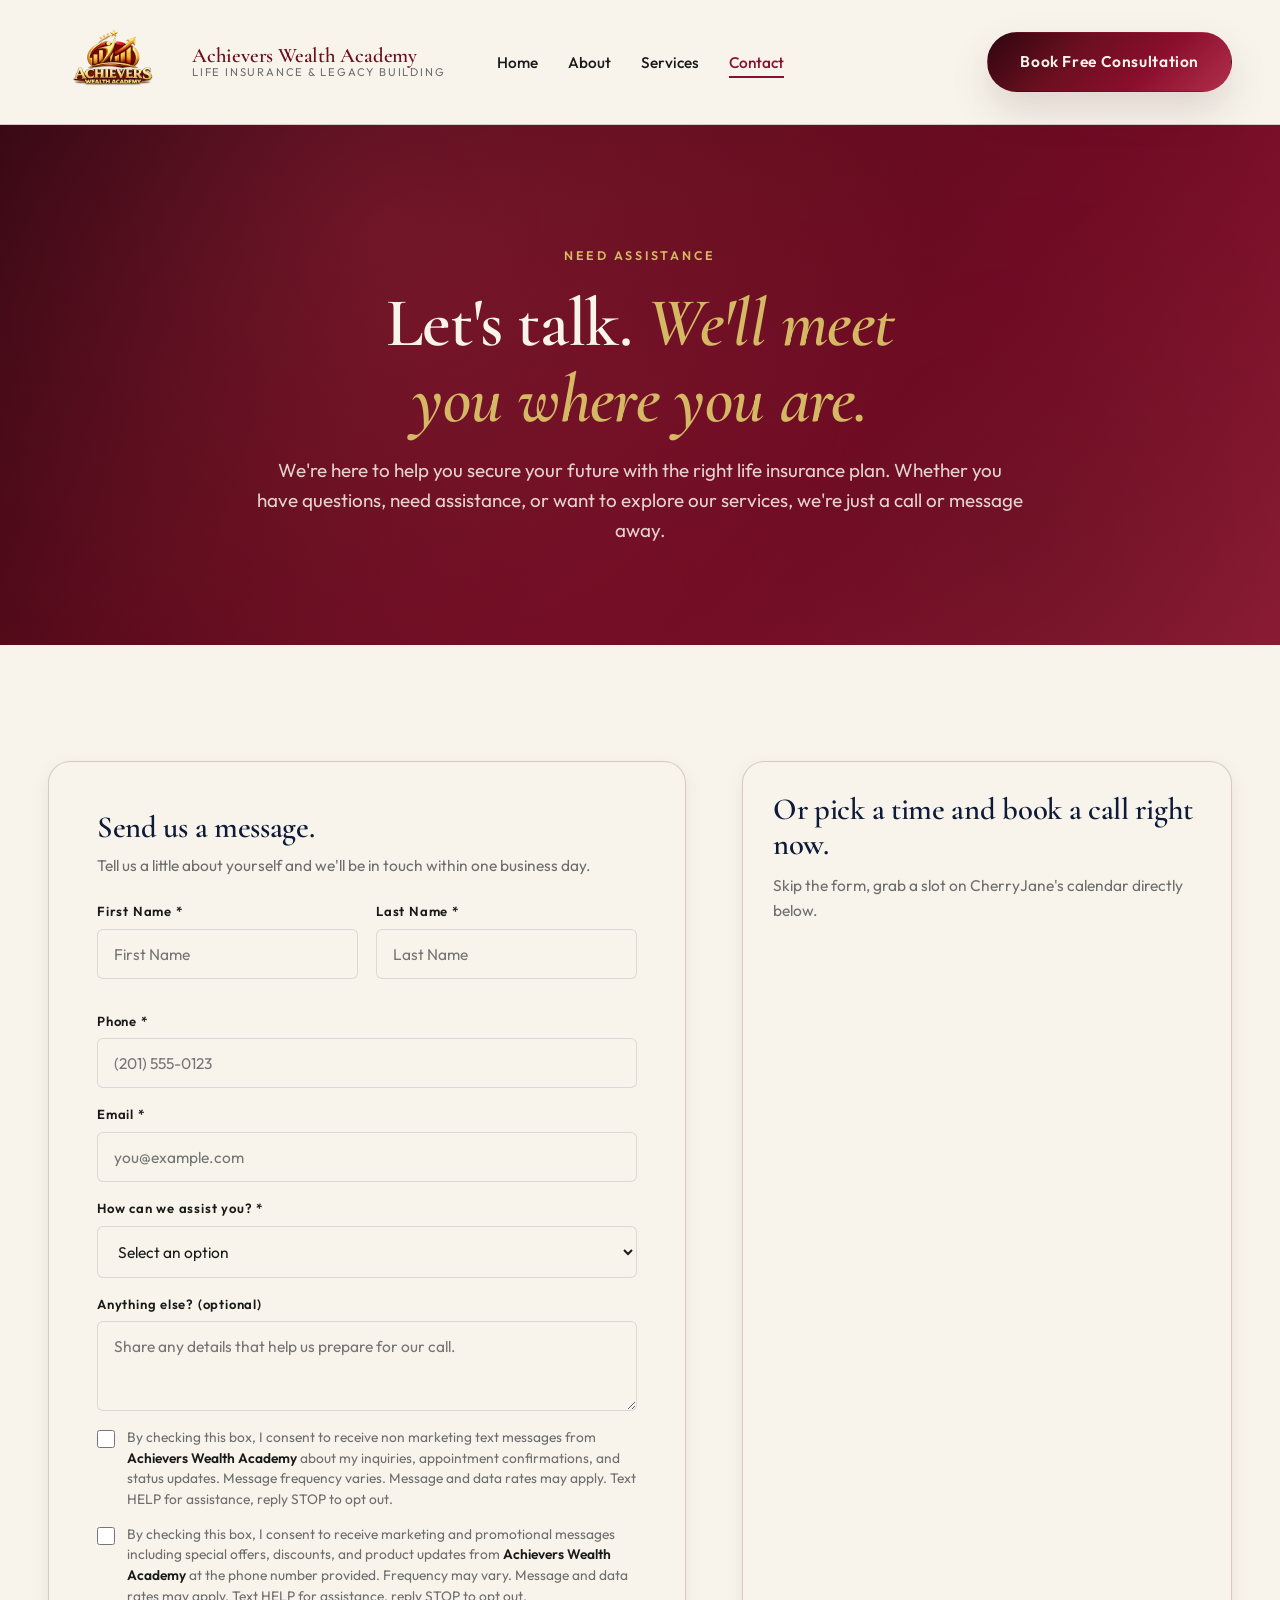
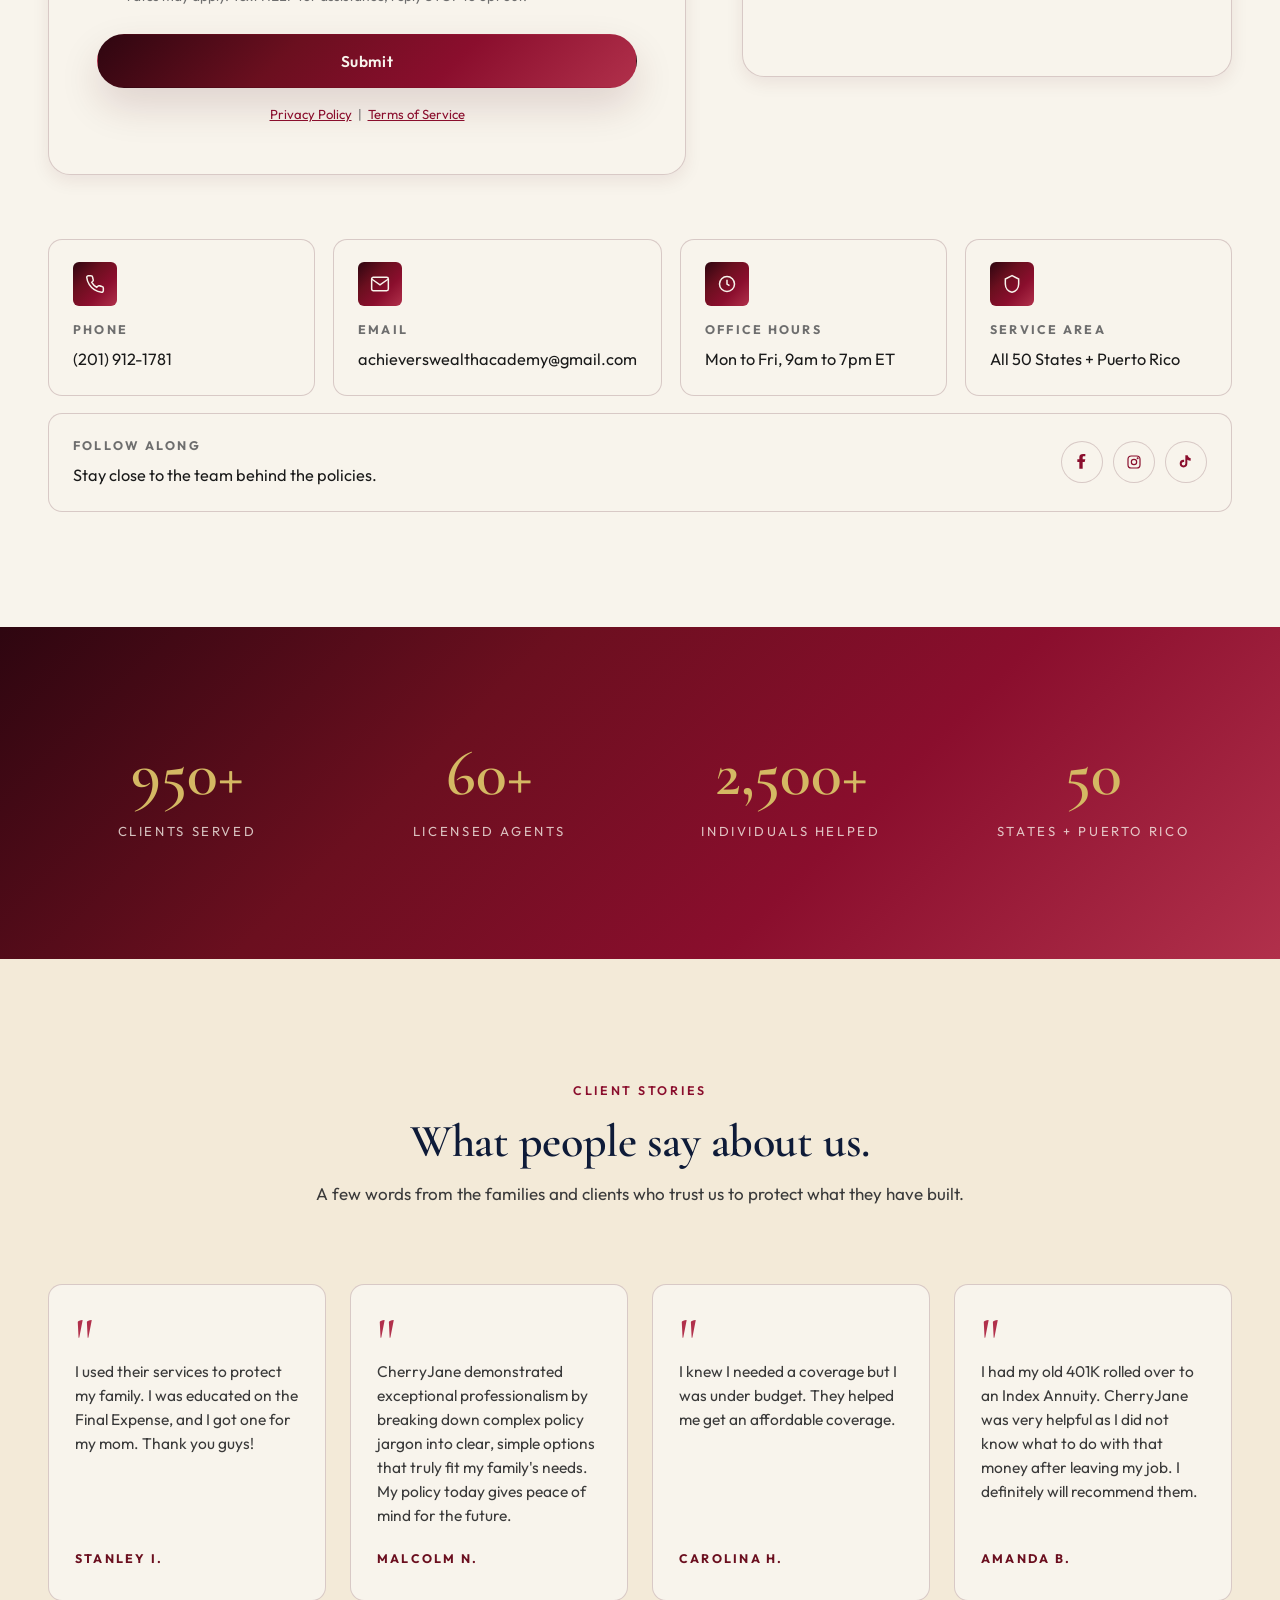
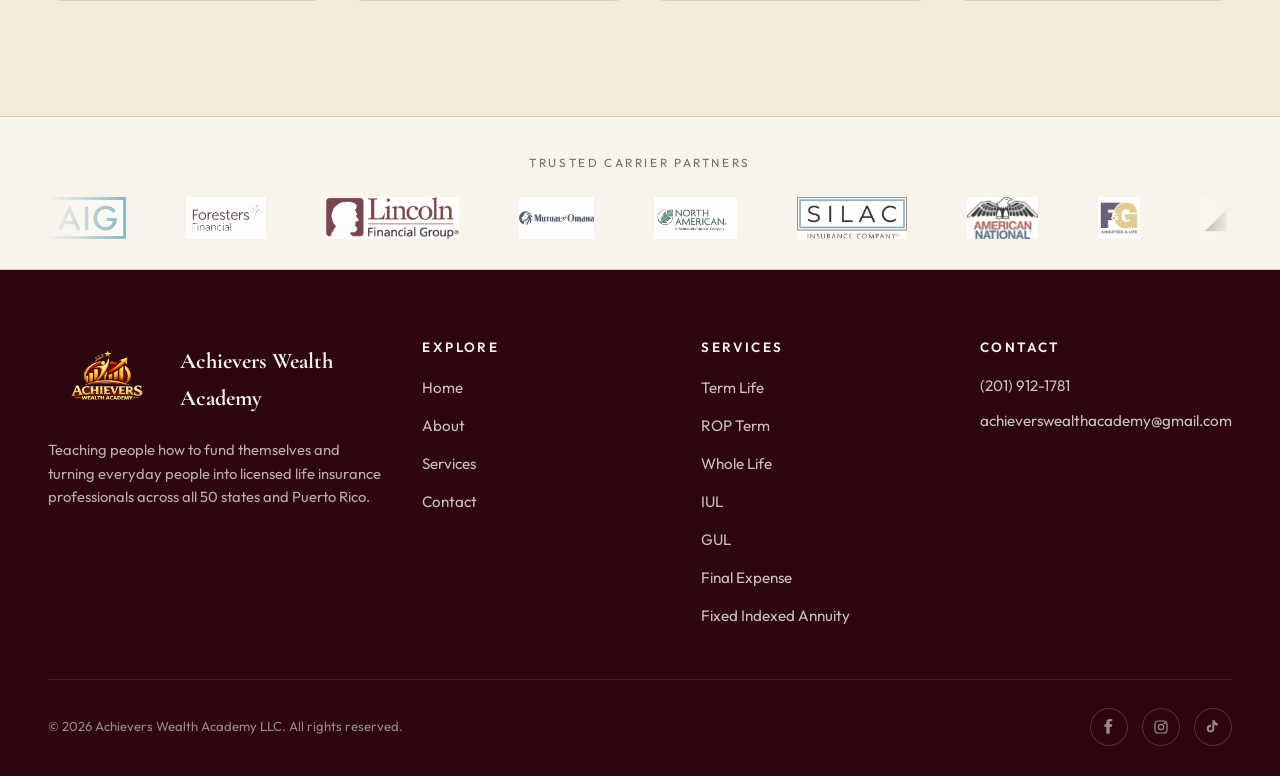
<file: contact.html>
<!DOCTYPE html>
<html lang="en">
<head>
<meta charset="UTF-8" />
<meta name="viewport" content="width=device-width, initial-scale=1.0" />
<title>Contact Us | Achievers Wealth Academy</title>
<meta name="description" content="Book a free consultation with CherryJane Okeke and the Achievers Wealth Academy team. Coverage questions, quotes, and licensed agent inquiries welcome." />
<link rel="preconnect" href="https://fonts.googleapis.com" />
<link rel="preconnect" href="https://fonts.gstatic.com" crossorigin />
<link href="https://fonts.googleapis.com/css2?family=Cormorant+Garamond:ital,wght@0,400;0,500;0,600;0,700;1,400;1,500&family=Outfit:wght@300;400;500;600;700&display=swap" rel="stylesheet" />
<link rel="stylesheet" href="css/style.css" />
<link rel="icon" type="image/png" href="images/logo.png" />
</head>
<body>

<header class="site-header">
  <div class="container">
    <nav class="nav" aria-label="Primary">
      <a href="index.html" class="nav-brand" aria-label="Achievers Wealth Academy home">
        <img src="images/logo.png" alt="Achievers Wealth Academy logo" />
        <span class="nav-brand-text">
          <strong>Achievers Wealth Academy</strong>
          <span>Life Insurance &amp; Legacy Building</span>
        </span>
      </a>
      <ul class="nav-links">
        <li><a href="index.html">Home</a></li>
        <li><a href="about.html">About</a></li>
        <li><a href="services.html">Services</a></li>
        <li><a href="contact.html" class="active">Contact</a></li>
      </ul>
      <a href="contact.html" class="btn btn-primary nav-cta">Book Free Consultation</a>
      <button class="nav-toggle" type="button" aria-label="Toggle menu" aria-expanded="false">
        <span class="nav-toggle-bar"></span>
        <span class="nav-toggle-bar"></span>
        <span class="nav-toggle-bar"></span>
      </button>
    </nav>
  </div>
</header>

<div class="nav-drawer" aria-hidden="true">
  <ul class="nav-links">
    <li><a href="index.html">Home</a></li>
    <li><a href="about.html">About</a></li>
    <li><a href="services.html">Services</a></li>
    <li><a href="contact.html" class="active">Contact</a></li>
  </ul>
  <div class="nav-cta-mobile">
    <a href="contact.html" class="btn btn-primary">Book Free Consultation</a>
    <a href="services.html#get-licensed" class="btn btn-outline">Get Licensed</a>
    <div class="nav-contact-mini">
      <a href="tel:+12019121781">(201) 912-1781</a><br />
      <a href="mailto:achieverswealthacademy@gmail.com">achieverswealthacademy@gmail.com</a>
    </div>
  </div>
</div>

<main>

<!-- PAGE HERO -->
<section class="hero hero-page">
  <div class="container">
    <span class="eyebrow" data-sr>Need Assistance</span>
    <h1 data-sr data-sr-d="1">Let's talk. <em>We'll meet you where you are.</em></h1>
    <p class="lede" data-sr data-sr-d="2">We're here to help you secure your future with the right life insurance plan. Whether you have questions, need assistance, or want to explore our services, we're just a call or message away.</p>
  </div>
</section>

<!-- CONTACT GRID: FORM + CALENDLY -->
<section class="section section-cream">
  <div class="container">
    <div class="contact-grid">

      <!-- FORM -->
      <div class="form-col" data-sr>
        <form
          class="form"
          data-contact-form
          data-endpoint="https://n8n.srv1180913.hstgr.cloud/webhook/achievers-wealth-academy-lead"
        >
          <h3 class="contact-col-heading">Send us a message.</h3>
          <p class="contact-col-sub">Tell us a little about yourself and we'll be in touch within one business day.</p>

          <div class="form-row">
            <div class="form-field">
              <label for="first_name">First Name *</label>
              <input id="first_name" name="first_name" type="text" required autocomplete="given-name" placeholder="First Name" />
            </div>
            <div class="form-field">
              <label for="last_name">Last Name *</label>
              <input id="last_name" name="last_name" type="text" required autocomplete="family-name" placeholder="Last Name" />
            </div>
          </div>

          <div class="form-field">
            <label for="phone">Phone *</label>
            <input id="phone" name="phone" type="tel" required autocomplete="tel" placeholder="(201) 555-0123" />
          </div>

          <div class="form-field">
            <label for="email">Email *</label>
            <input id="email" name="email" type="email" required autocomplete="email" placeholder="you@example.com" />
          </div>

          <div class="form-field">
            <label for="reason">How can we assist you? *</label>
            <select id="reason" name="reason" required>
              <option value="">Select an option</option>
              <option value="get_a_quote">Get a quote</option>
              <option value="become_an_agent">Become a licensed agent</option>
              <option value="whole_life">Whole Life quote</option>
              <option value="gul">Guaranteed Universal Life (GUL) quote</option>
              <option value="final_expense">Final Expense for a loved one</option>
              <option value="rollover">Roll over a 401K, IRA, or TSP</option>
              <option value="other">Other</option>
            </select>
          </div>

          <div class="form-field">
            <label for="message">Anything else? (optional)</label>
            <textarea id="message" name="message" rows="3" placeholder="Share any details that help us prepare for our call."></textarea>
          </div>

          <label class="form-consent">
            <input type="checkbox" name="consent_transactional" required />
            <span>By checking this box, I consent to receive non marketing text messages from <strong>Achievers Wealth Academy</strong> about my inquiries, appointment confirmations, and status updates. Message frequency varies. Message and data rates may apply. Text HELP for assistance, reply STOP to opt out.</span>
          </label>

          <label class="form-consent">
            <input type="checkbox" name="consent_marketing" />
            <span>By checking this box, I consent to receive marketing and promotional messages including special offers, discounts, and product updates from <strong>Achievers Wealth Academy</strong> at the phone number provided. Frequency may vary. Message and data rates may apply. Text HELP for assistance, reply STOP to opt out.</span>
          </label>

          <button type="submit" class="btn btn-primary">Submit</button>
          <div class="form-status" role="status" aria-live="polite"></div>

          <p class="form-fineprint">
            <a href="#">Privacy Policy</a> &nbsp;|&nbsp; <a href="#">Terms of Service</a>
          </p>
        </form>
      </div>

      <!-- CALENDLY -->
      <div class="calendly-col" data-sr data-sr-d="2">
        <div class="calendly-wrap">
          <h3 class="contact-col-heading">Or pick a time and book a call right now.</h3>
          <p class="contact-col-sub">Skip the form, grab a slot on CherryJane's calendar directly below.</p>
          <div
            class="calendly-inline-widget"
            data-url="https://calendly.com/cherryjaneokeke/meetings?hide_gdpr_banner=1&primary_color=8a0e2d&background_color=f8f4ec&text_color=1a1a1a"
          ></div>
        </div>
      </div>

    </div>

    <!-- CONTACT INFO ROW (relocated below form+calendly) -->
    <div class="contact-info-row" data-sr>
      <div class="contact-card">
        <div class="contact-card-icon">
          <svg viewBox="0 0 24 24" fill="none" stroke="currentColor" stroke-width="1.8"><path d="M22 16.92v3a2 2 0 0 1-2.18 2 19.79 19.79 0 0 1-8.63-3.07 19.5 19.5 0 0 1-6-6A19.79 19.79 0 0 1 2.12 4.18 2 2 0 0 1 4.11 2h3a2 2 0 0 1 2 1.72c.13.96.36 1.9.7 2.81a2 2 0 0 1-.45 2.11L8.09 9.91a16 16 0 0 0 6 6l1.27-1.27a2 2 0 0 1 2.11-.45c.91.34 1.85.57 2.81.7A2 2 0 0 1 22 16.92Z"/></svg>
        </div>
        <div class="contact-card-text">
          <strong>Phone</strong>
          <a href="tel:+12019121781">(201) 912-1781</a>
        </div>
      </div>

      <div class="contact-card">
        <div class="contact-card-icon">
          <svg viewBox="0 0 24 24" fill="none" stroke="currentColor" stroke-width="1.8"><path d="M4 4h16c1.1 0 2 .9 2 2v12c0 1.1-.9 2-2 2H4a2 2 0 0 1-2-2V6c0-1.1.9-2 2-2Z"/><path d="m22 6-10 7L2 6"/></svg>
        </div>
        <div class="contact-card-text">
          <strong>Email</strong>
          <a href="mailto:achieverswealthacademy@gmail.com">achieverswealthacademy@gmail.com</a>
        </div>
      </div>

      <div class="contact-card">
        <div class="contact-card-icon">
          <svg viewBox="0 0 24 24" fill="none" stroke="currentColor" stroke-width="1.8"><circle cx="12" cy="12" r="9"/><path d="M12 7v5l3 2"/></svg>
        </div>
        <div class="contact-card-text">
          <strong>Office Hours</strong>
          <span>Mon to Fri, 9am to 7pm ET</span>
        </div>
      </div>

      <div class="contact-card">
        <div class="contact-card-icon">
          <svg viewBox="0 0 24 24" fill="none" stroke="currentColor" stroke-width="1.8"><path d="M12 2 4 6v6c0 5 3.5 9 8 10 4.5-1 8-5 8-10V6l-8-4Z"/></svg>
        </div>
        <div class="contact-card-text">
          <strong>Service Area</strong>
          <span>All 50 States + Puerto Rico</span>
        </div>
      </div>
    </div>

    <!-- FOLLOW ALONG (social row) -->
    <div class="contact-info-row" data-sr style="grid-template-columns: 1fr; margin-top: 18px;">
      <div class="contact-card" style="flex-direction: row; align-items: center; justify-content: space-between; flex-wrap: wrap; gap: 18px;">
        <div class="contact-card-text">
          <strong>Follow Along</strong>
          <span>Stay close to the team behind the policies.</span>
        </div>
        <div class="social-row">
          <a href="https://www.facebook.com/cherryjane.okeke.ukwuhaiwe" target="_blank" rel="noopener" aria-label="Facebook"><svg viewBox="0 0 24 24" fill="currentColor"><path d="M13 22V12h3l1-4h-4V5.5c0-1.2.4-2 2-2h2V0h-3.5C10 0 8 2 8 4.5V8H5v4h3v10h5Z"/></svg></a>
          <a href="https://www.instagram.com/cherry_omalicha/" target="_blank" rel="noopener" aria-label="Instagram"><svg viewBox="0 0 24 24" fill="none" stroke="currentColor" stroke-width="1.8"><rect x="3" y="3" width="18" height="18" rx="5"/><circle cx="12" cy="12" r="4"/><circle cx="17.5" cy="6.5" r="0.6" fill="currentColor"/></svg></a>
          <a href="https://www.tiktok.com/@cherryjaneokeke" target="_blank" rel="noopener" aria-label="TikTok"><svg viewBox="0 0 24 24" fill="currentColor"><path d="M19.6 6.3a5.3 5.3 0 0 1-3.5-1.3 5.4 5.4 0 0 1-1.6-3H11v12.6a2.7 2.7 0 1 1-2.7-2.7c.3 0 .6 0 .9.1V8.8a6 6 0 0 0-.9-.1 5.7 5.7 0 1 0 5.7 5.7V8.7a8.4 8.4 0 0 0 5 1.6V6.5c0-.1 0-.1-.4-.2Z"/></svg></a>
        </div>
      </div>
    </div>

  </div>
</section>

<!-- STATS -->
<section class="section section-burgundy">
  <div class="container">
    <div class="stats">
      <div data-sr>
        <span class="stat-num">950+</span>
        <span class="stat-label">Clients Served</span>
      </div>
      <div data-sr data-sr-d="1">
        <span class="stat-num">60+</span>
        <span class="stat-label">Licensed Agents</span>
      </div>
      <div data-sr data-sr-d="2">
        <span class="stat-num">2,500+</span>
        <span class="stat-label">Individuals Helped</span>
      </div>
      <div data-sr data-sr-d="3">
        <span class="stat-num">50</span>
        <span class="stat-label">States + Puerto Rico</span>
      </div>
    </div>
  </div>
</section>

<!-- TESTIMONIALS -->
<section class="section section-cream-warm">
  <div class="container">
    <div class="section-head" data-sr>
      <span class="eyebrow">Client Stories</span>
      <h2>What people say about us.</h2>
      <p>A few words from the families and clients who trust us to protect what they have built.</p>
    </div>
    <div class="testimonials">
      <article class="testimonial" data-sr data-sr-d="1">
        <span class="testimonial-mark">"</span>
        <p>I used their services to protect my family. I was educated on the Final Expense, and I got one for my mom. Thank you guys!</p>
        <span class="testimonial-author">Stanley I.</span>
      </article>
      <article class="testimonial" data-sr data-sr-d="2">
        <span class="testimonial-mark">"</span>
        <p>CherryJane demonstrated exceptional professionalism by breaking down complex policy jargon into clear, simple options that truly fit my family's needs. My policy today gives peace of mind for the future.</p>
        <span class="testimonial-author">Malcolm N.</span>
      </article>
      <article class="testimonial" data-sr data-sr-d="3">
        <span class="testimonial-mark">"</span>
        <p>I knew I needed a coverage but I was under budget. They helped me get an affordable coverage.</p>
        <span class="testimonial-author">Carolina H.</span>
      </article>
      <article class="testimonial" data-sr data-sr-d="4">
        <span class="testimonial-mark">"</span>
        <p>I had my old 401K rolled over to an Index Annuity. CherryJane was very helpful as I did not know what to do with that money after leaving my job. I definitely will recommend them.</p>
        <span class="testimonial-author">Amanda B.</span>
      </article>
    </div>
  </div>
</section>

<!-- TRUST STRIP -->
<section class="trust-strip" aria-label="Carrier partners">
  <div class="container">
    <div class="trust-strip-head">
      <span>Trusted Carrier Partners</span>
    </div>
    <div class="marquee">
      <div class="marquee-track">
        <img src="images/carriers/aig.png" alt="AIG" loading="lazy" />
        <img src="images/carriers/foresters-financial.png" alt="Foresters Financial" loading="lazy" />
        <img src="images/carriers/lincoln-financial.png" alt="Lincoln Financial" loading="lazy" />
        <img src="images/carriers/mutual-of-omaha.png" alt="Mutual of Omaha" loading="lazy" />
        <img src="images/carriers/north-american.png" alt="North American" loading="lazy" />
        <img src="images/carriers/silac.png" alt="SILAC" loading="lazy" />
        <img src="images/carriers/american-national.png" alt="American National" loading="lazy" />
        <img src="images/carriers/fg-annuities-life.png" alt="F&amp;G Annuities and Life" loading="lazy" />
        <img src="images/carriers/national-life-group.png" alt="National Life Group" loading="lazy" />
        <img src="images/carriers/nationwide.png" alt="Nationwide" loading="lazy" />
      </div>
    </div>
  </div>
</section>

</main>

<footer class="site-footer">
  <div class="container">
    <div class="footer-grid">
      <div>
        <div class="footer-brand">
          <img src="images/logo.png" alt="Achievers Wealth Academy logo" />
          <strong>Achievers Wealth Academy</strong>
        </div>
        <p>Teaching people how to fund themselves and turning everyday people into licensed life insurance professionals across all 50 states and Puerto Rico.</p>
      </div>
      <div>
        <h4>Explore</h4>
        <ul>
          <li><a href="index.html">Home</a></li>
          <li><a href="about.html">About</a></li>
          <li><a href="services.html">Services</a></li>
          <li><a href="contact.html">Contact</a></li>
        </ul>
      </div>
      <div>
        <h4>Services</h4>
        <ul>
          <li><a href="services.html#life-products">Term Life</a></li>
          <li><a href="services.html#life-products">ROP Term</a></li>
          <li><a href="services.html#life-products">Whole Life</a></li>
          <li><a href="services.html#life-products">IUL</a></li>
          <li><a href="services.html#life-products">GUL</a></li>
          <li><a href="services.html#life-products">Final Expense</a></li>
          <li><a href="services.html#retirement-products">Fixed Indexed Annuity</a></li>
        </ul>
      </div>
      <div class="footer-contact">
        <h4>Contact</h4>
        <ul>
          <li><a href="tel:+12019121781">(201) 912-1781</a></li>
          <li><a href="mailto:achieverswealthacademy@gmail.com">achieverswealthacademy@gmail.com</a></li>
        </ul>
      </div>
    </div>
    <div class="footer-bottom">
      <span>&copy; <span data-year>2026</span> Achievers Wealth Academy LLC. All rights reserved.</span>
      <ul class="footer-social">
        <li><a href="https://www.facebook.com/cherryjane.okeke.ukwuhaiwe" target="_blank" rel="noopener" aria-label="Facebook"><svg viewBox="0 0 24 24" fill="currentColor"><path d="M13 22V12h3l1-4h-4V5.5c0-1.2.4-2 2-2h2V0h-3.5C10 0 8 2 8 4.5V8H5v4h3v10h5Z"/></svg></a></li>
        <li><a href="https://www.instagram.com/cherry_omalicha/" target="_blank" rel="noopener" aria-label="Instagram"><svg viewBox="0 0 24 24" fill="none" stroke="currentColor" stroke-width="1.8"><rect x="3" y="3" width="18" height="18" rx="5"/><circle cx="12" cy="12" r="4"/><circle cx="17.5" cy="6.5" r="0.6" fill="currentColor"/></svg></a></li>
        <li><a href="https://www.tiktok.com/@cherryjaneokeke" target="_blank" rel="noopener" aria-label="TikTok"><svg viewBox="0 0 24 24" fill="currentColor"><path d="M19.6 6.3a5.3 5.3 0 0 1-3.5-1.3 5.4 5.4 0 0 1-1.6-3H11v12.6a2.7 2.7 0 1 1-2.7-2.7c.3 0 .6 0 .9.1V8.8a6 6 0 0 0-.9-.1 5.7 5.7 0 1 0 5.7 5.7V8.7a8.4 8.4 0 0 0 5 1.6V6.5c0-.1 0-.1-.4-.2Z"/></svg></a></li>
      </ul>
    </div>
  </div>
</footer>

<!-- Calendly widget script -->
<link href="https://assets.calendly.com/assets/external/widget.css" rel="stylesheet">
<script src="https://assets.calendly.com/assets/external/widget.js" type="text/javascript" async></script>

<script src="js/main.js"></script>
</body>
</html>
</file>
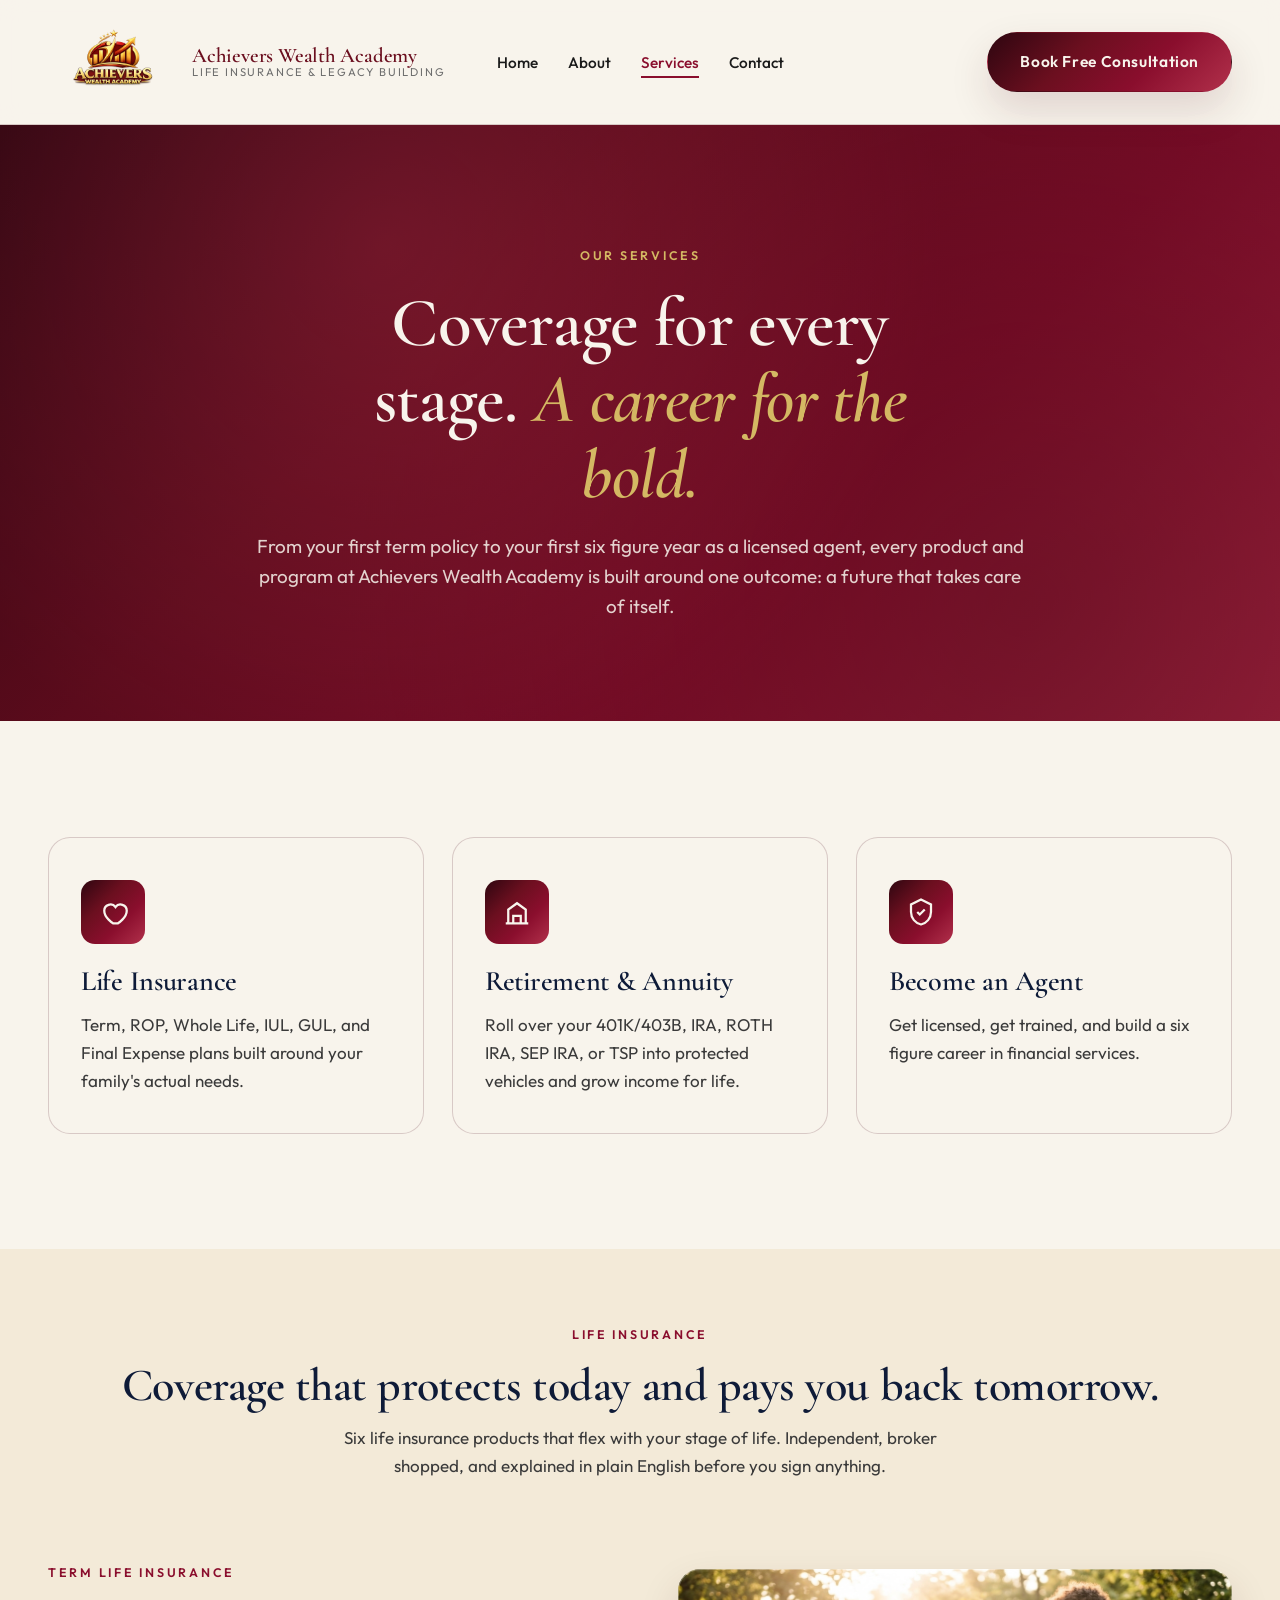
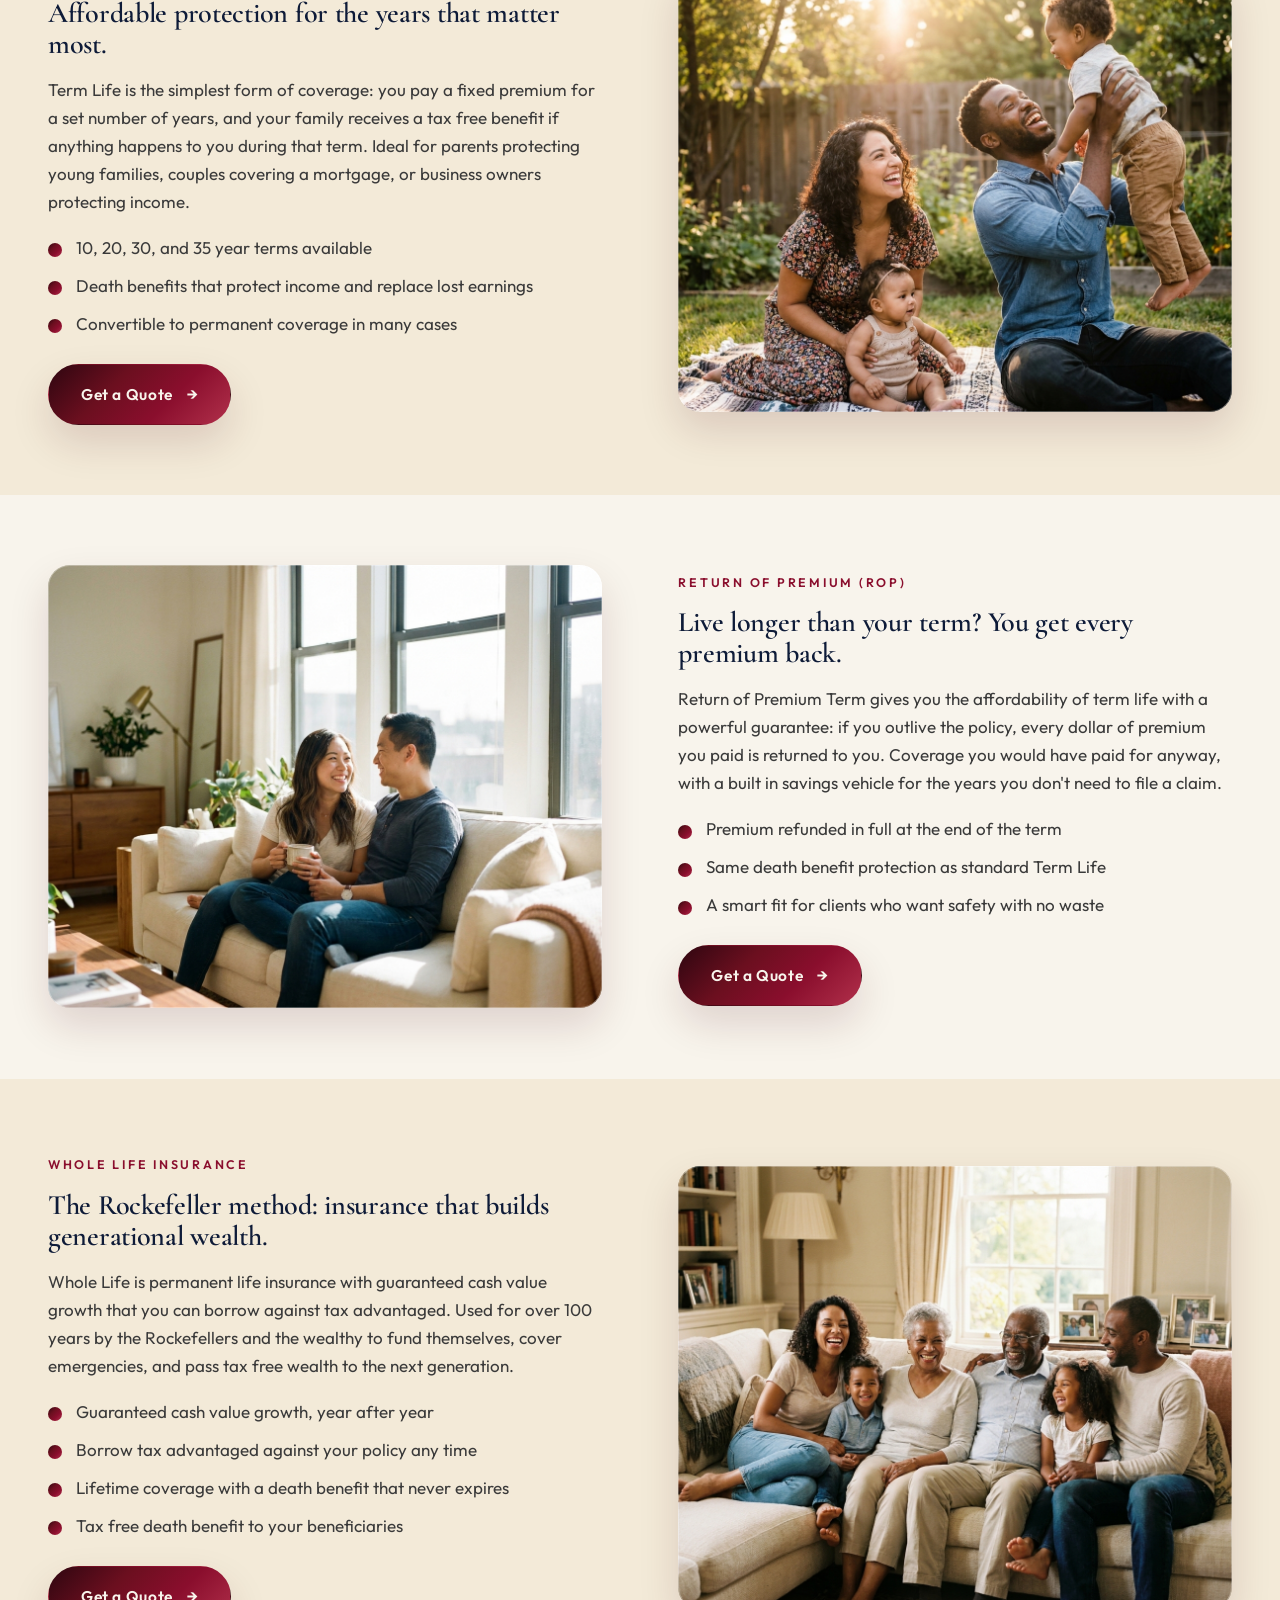
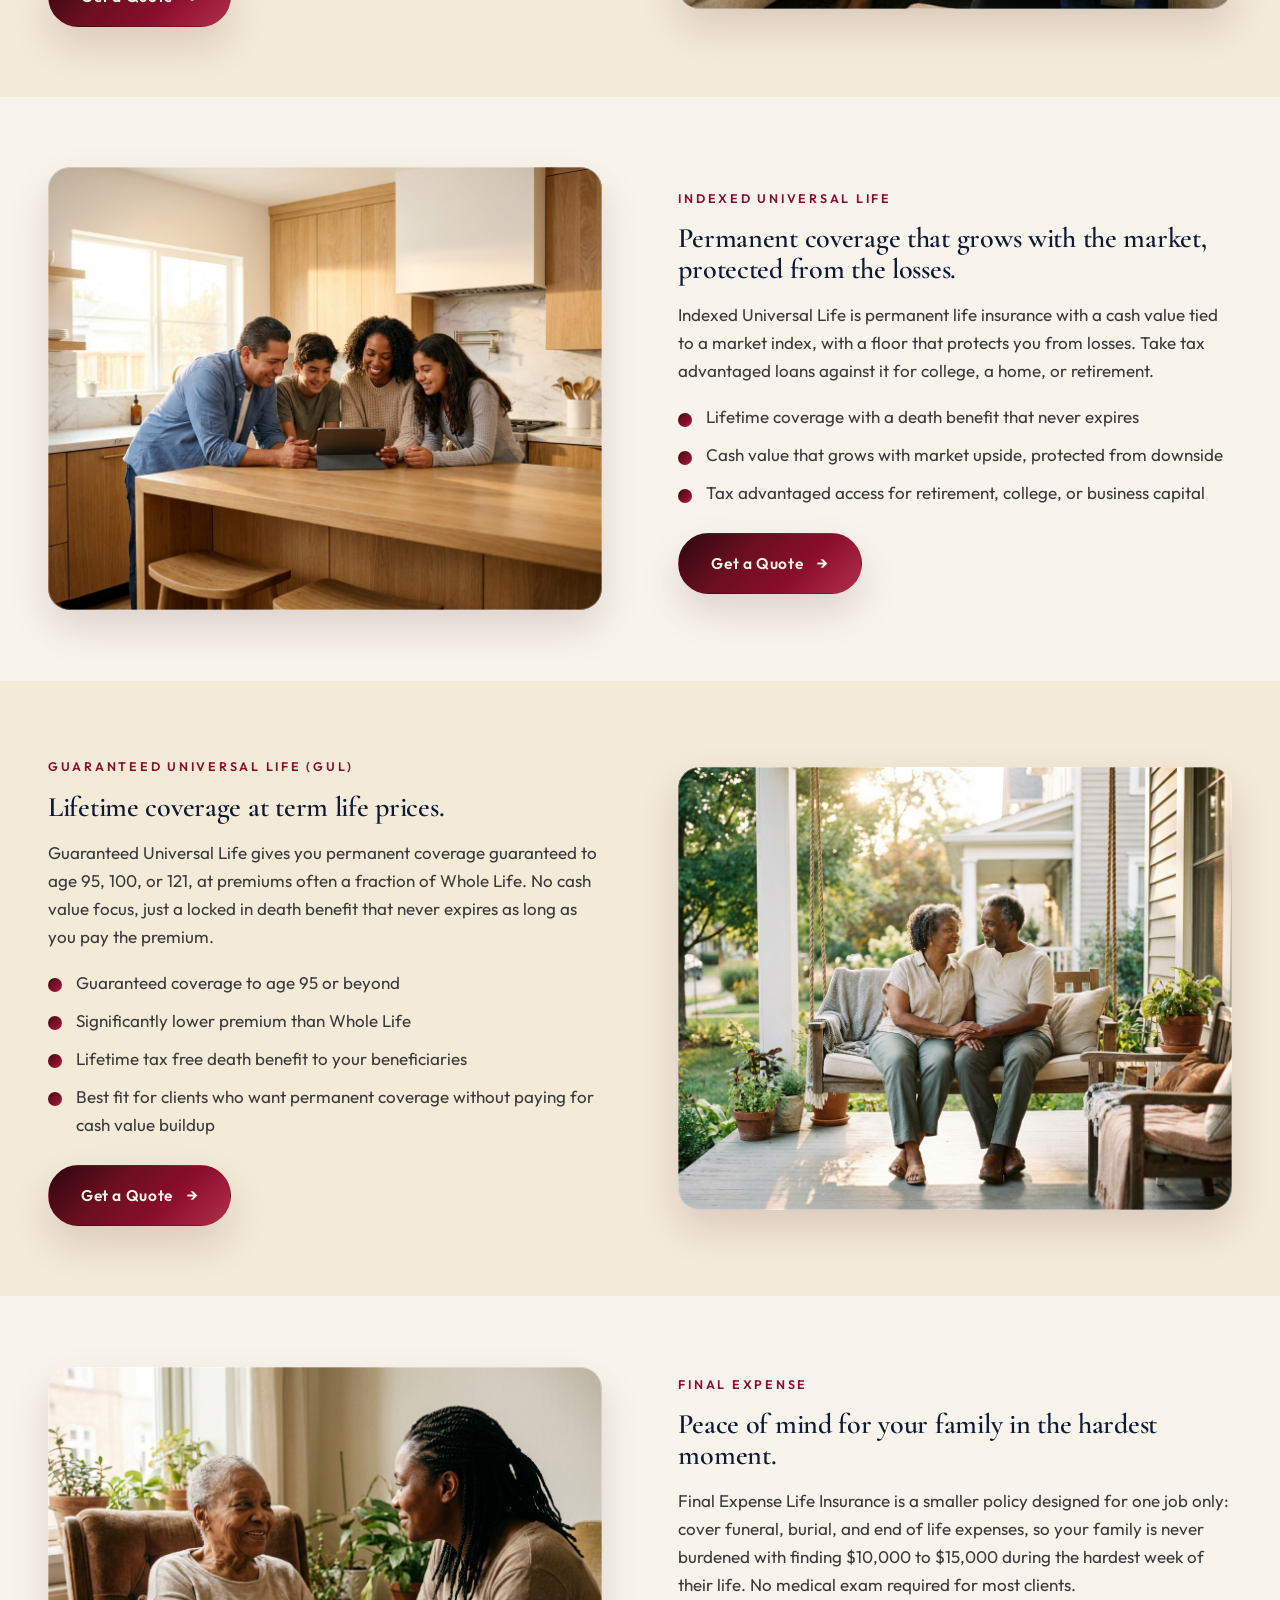
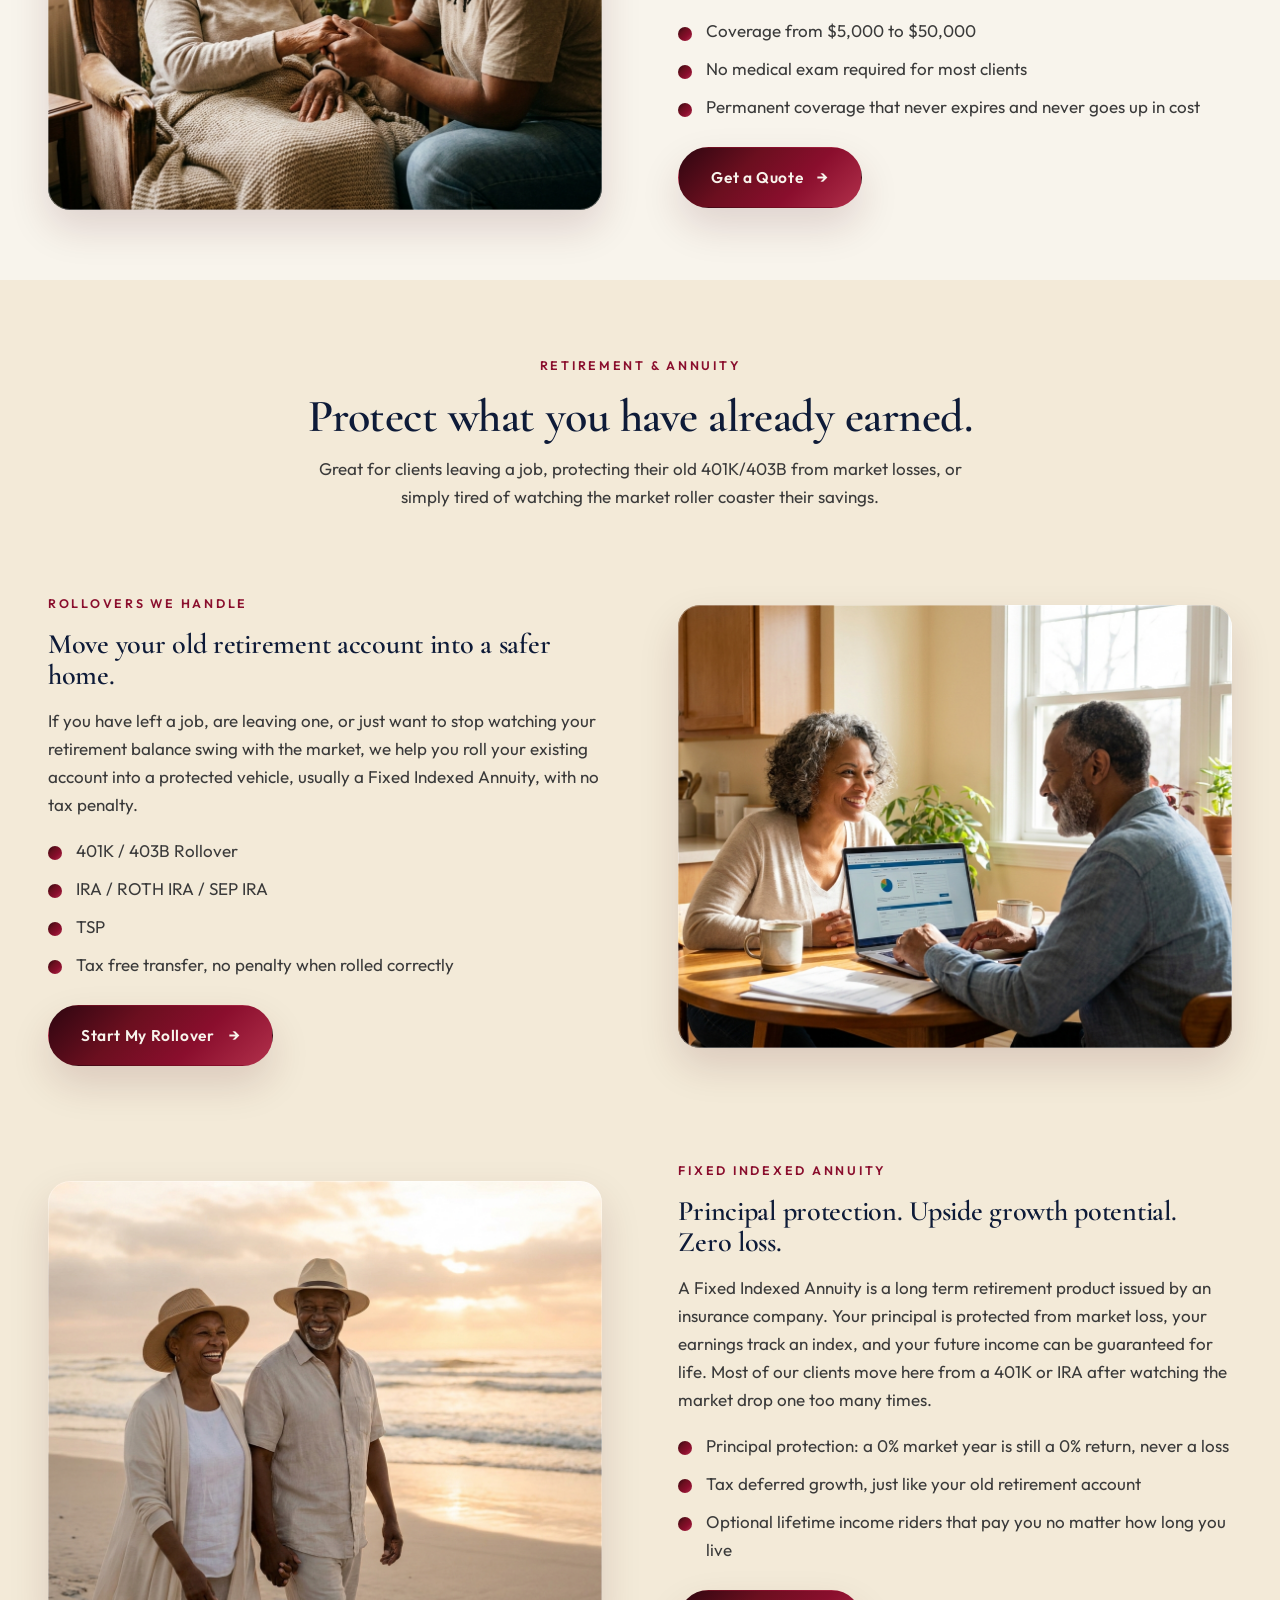
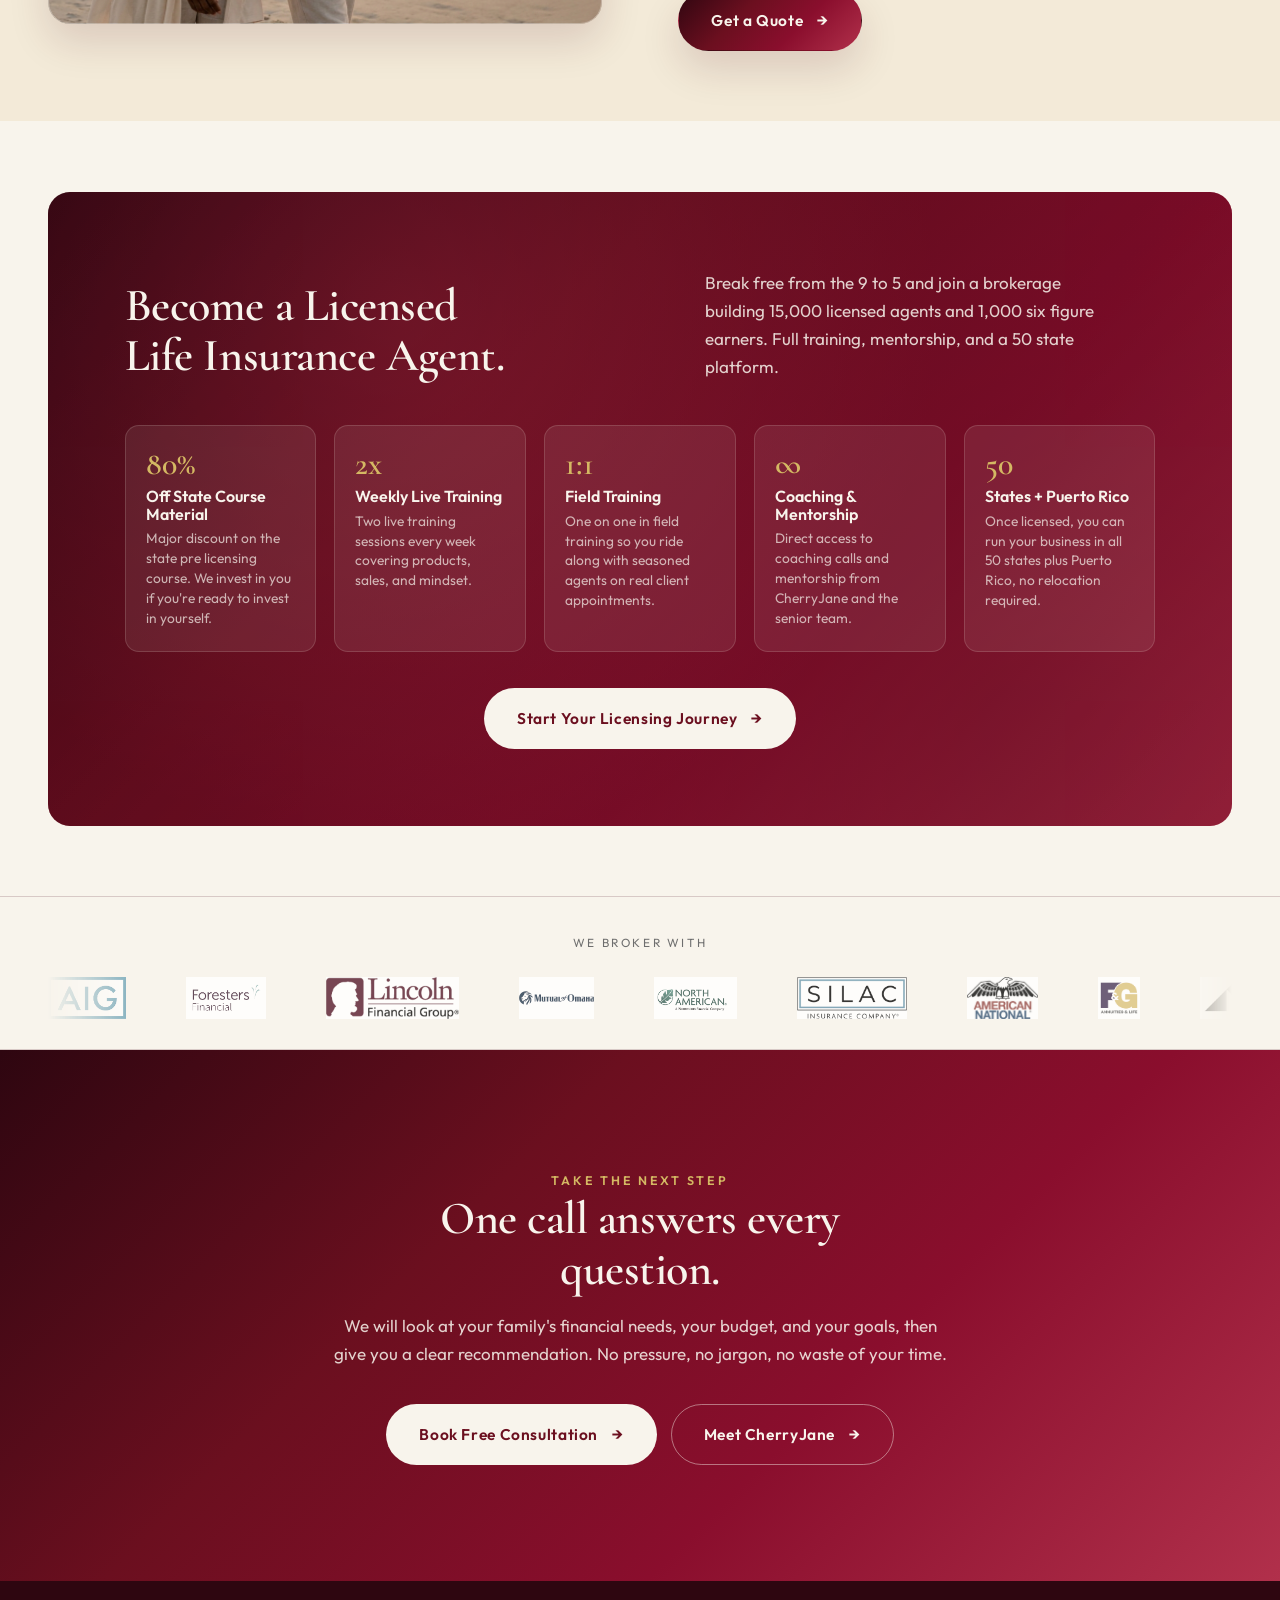
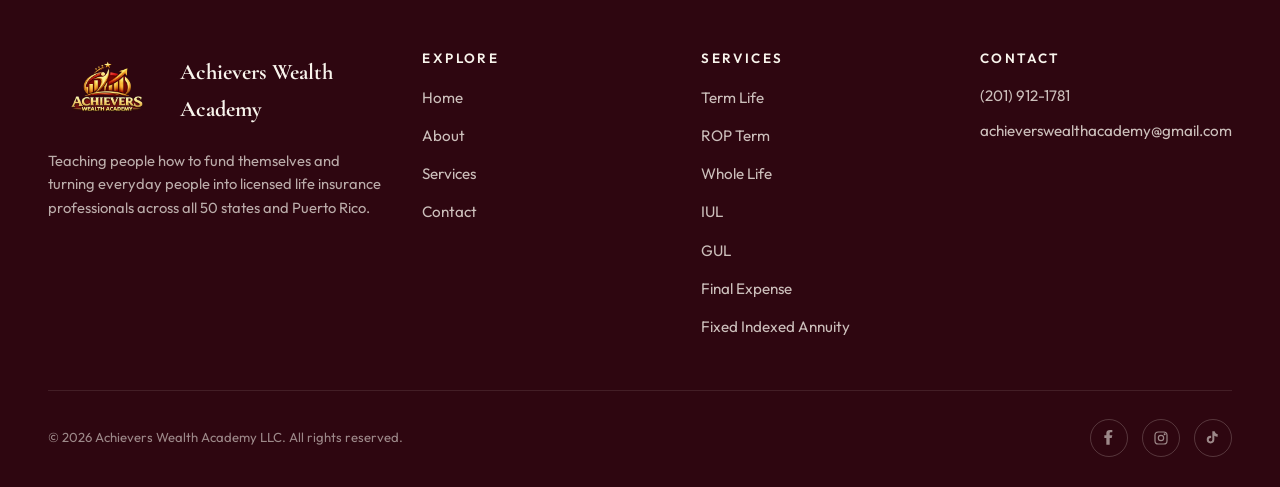
<file: services.html>
<!DOCTYPE html>
<html lang="en">
<head>
<meta charset="UTF-8" />
<meta name="viewport" content="width=device-width, initial-scale=1.0" />
<title>Services | Achievers Wealth Academy</title>
<meta name="description" content="Term Life, ROP Term, Whole Life, Indexed Universal Life, Guaranteed Universal Life, Final Expense, and Fixed Indexed Annuity coverage. Plus rollover support and a path to becoming a licensed life insurance agent in 50 states." />
<link rel="preconnect" href="https://fonts.googleapis.com" />
<link rel="preconnect" href="https://fonts.gstatic.com" crossorigin />
<link href="https://fonts.googleapis.com/css2?family=Cormorant+Garamond:ital,wght@0,400;0,500;0,600;0,700;1,400;1,500&family=Outfit:wght@300;400;500;600;700&display=swap" rel="stylesheet" />
<link rel="stylesheet" href="css/style.css" />
<link rel="icon" type="image/png" href="images/logo.png" />
</head>
<body>

<header class="site-header">
  <div class="container">
    <nav class="nav" aria-label="Primary">
      <a href="index.html" class="nav-brand" aria-label="Achievers Wealth Academy home">
        <img src="images/logo.png" alt="Achievers Wealth Academy logo" />
        <span class="nav-brand-text">
          <strong>Achievers Wealth Academy</strong>
          <span>Life Insurance &amp; Legacy Building</span>
        </span>
      </a>
      <ul class="nav-links">
        <li><a href="index.html">Home</a></li>
        <li><a href="about.html">About</a></li>
        <li><a href="services.html" class="active">Services</a></li>
        <li><a href="contact.html">Contact</a></li>
      </ul>
      <a href="contact.html" class="btn btn-primary nav-cta">Book Free Consultation</a>
      <button class="nav-toggle" type="button" aria-label="Toggle menu" aria-expanded="false">
        <span class="nav-toggle-bar"></span>
        <span class="nav-toggle-bar"></span>
        <span class="nav-toggle-bar"></span>
      </button>
    </nav>
  </div>
</header>

<div class="nav-drawer" aria-hidden="true">
  <ul class="nav-links">
    <li><a href="index.html">Home</a></li>
    <li><a href="about.html">About</a></li>
    <li><a href="services.html" class="active">Services</a></li>
    <li><a href="contact.html">Contact</a></li>
  </ul>
  <div class="nav-cta-mobile">
    <a href="contact.html" class="btn btn-primary">Book Free Consultation</a>
    <a href="services.html#get-licensed" class="btn btn-outline">Get Licensed</a>
    <div class="nav-contact-mini">
      <a href="tel:+12019121781">(201) 912-1781</a><br />
      <a href="mailto:achieverswealthacademy@gmail.com">achieverswealthacademy@gmail.com</a>
    </div>
  </div>
</div>

<main>

<!-- PAGE HERO -->
<section class="hero hero-page">
  <div class="container">
    <span class="eyebrow" data-sr>Our Services</span>
    <h1 data-sr data-sr-d="1">Coverage for every stage. <em>A career for the bold.</em></h1>
    <p class="lede" data-sr data-sr-d="2">From your first term policy to your first six figure year as a licensed agent, every product and program at Achievers Wealth Academy is built around one outcome: a future that takes care of itself.</p>
  </div>
</section>

<!-- 3-CARD OVERVIEW -->
<section class="section section-cream">
  <div class="container">
    <div class="cards-3">
      <a class="svc-card" href="#life-products" data-sr data-sr-d="1">
        <div class="svc-icon">
          <svg viewBox="0 0 24 24" fill="none" stroke="currentColor" stroke-width="1.8"><path d="M12 21s-7-4.35-7-10a5 5 0 0 1 9-3 5 5 0 0 1 9 3c0 5.65-7 10-7 10Z"/></svg>
        </div>
        <h3>Life Insurance</h3>
        <p>Term, ROP, Whole Life, IUL, GUL, and Final Expense plans built around your family's actual needs.</p>
      </a>
      <a class="svc-card" href="#retirement-products" data-sr data-sr-d="2">
        <div class="svc-icon">
          <svg viewBox="0 0 24 24" fill="none" stroke="currentColor" stroke-width="1.8"><path d="M3 21h18M5 21V10l7-5 7 5v11M9 21v-6h6v6"/></svg>
        </div>
        <h3>Retirement &amp; Annuity</h3>
        <p>Roll over your 401K/403B, IRA, ROTH IRA, SEP IRA, or TSP into protected vehicles and grow income for life.</p>
      </a>
      <a class="svc-card" href="#get-licensed" data-sr data-sr-d="3">
        <div class="svc-icon">
          <svg viewBox="0 0 24 24" fill="none" stroke="currentColor" stroke-width="1.8"><path d="M12 2 4 6v6c0 5 3.5 9 8 10 4.5-1 8-5 8-10V6l-8-4Z"/><path d="m9 12 2 2 4-4"/></svg>
        </div>
        <h3>Become an Agent</h3>
        <p>Get licensed, get trained, and build a six figure career in financial services.</p>
      </a>
    </div>
  </div>
</section>

<!-- LIFE PRODUCTS -->
<section class="section section-product section-cream-warm" id="life-products">
  <div class="container">
    <div class="section-head" data-sr>
      <span class="eyebrow">Life Insurance</span>
      <h2>Coverage that protects today and pays you back tomorrow.</h2>
      <p>Six life insurance products that flex with your stage of life. Independent, broker shopped, and explained in plain English before you sign anything.</p>
    </div>

    <!-- TERM LIFE — picture RIGHT, text LEFT -->
    <div class="split reverse" data-sr>
      <div class="split-image">
        <img src="images/services/term-life.jpg" alt="Young family playing together outdoors at golden hour" loading="lazy" />
      </div>
      <div class="split-text">
        <span class="eyebrow">Term Life Insurance</span>
        <h3>Affordable protection for the years that matter most.</h3>
        <p>Term Life is the simplest form of coverage: you pay a fixed premium for a set number of years, and your family receives a tax free benefit if anything happens to you during that term. Ideal for parents protecting young families, couples covering a mortgage, or business owners protecting income.</p>
        <ul>
          <li>10, 20, 30, and 35 year terms available</li>
          <li>Death benefits that protect income and replace lost earnings</li>
          <li>Convertible to permanent coverage in many cases</li>
        </ul>
        <a href="contact.html" class="btn btn-primary btn-arrow">Get a Quote</a>
      </div>
    </div>
  </div>
</section>

<!-- ROP TERM, cream band -->
<section class="section section-product section-cream">
  <div class="container">
    <div class="split" data-sr>
      <div class="split-image">
        <img src="images/services/rop-term.jpg" alt="Happy couple celebrating a milestone together at home" loading="lazy" />
      </div>
      <div class="split-text">
        <span class="eyebrow">Return of Premium (ROP)</span>
        <h3>Live longer than your term? You get every premium back.</h3>
        <p>Return of Premium Term gives you the affordability of term life with a powerful guarantee: if you outlive the policy, every dollar of premium you paid is returned to you. Coverage you would have paid for anyway, with a built in savings vehicle for the years you don't need to file a claim.</p>
        <ul>
          <li>Premium refunded in full at the end of the term</li>
          <li>Same death benefit protection as standard Term Life</li>
          <li>A smart fit for clients who want safety with no waste</li>
        </ul>
        <a href="contact.html" class="btn btn-primary btn-arrow">Get a Quote</a>
      </div>
    </div>
  </div>
</section>

<!-- WHOLE LIFE, cream-warm band -->
<section class="section section-product section-cream-warm">
  <div class="container">
    <div class="split reverse" data-sr>
      <div class="split-image">
        <img src="images/services/whole-life.jpg" alt="Three generations of a family together on the family sofa" loading="lazy" />
      </div>
      <div class="split-text">
        <span class="eyebrow">Whole Life Insurance</span>
        <h3>The Rockefeller method: insurance that builds generational wealth.</h3>
        <p>Whole Life is permanent life insurance with guaranteed cash value growth that you can borrow against tax advantaged. Used for over 100 years by the Rockefellers and the wealthy to fund themselves, cover emergencies, and pass tax free wealth to the next generation.</p>
        <ul>
          <li>Guaranteed cash value growth, year after year</li>
          <li>Borrow tax advantaged against your policy any time</li>
          <li>Lifetime coverage with a death benefit that never expires</li>
          <li>Tax free death benefit to your beneficiaries</li>
        </ul>
        <a href="contact.html" class="btn btn-primary btn-arrow">Get a Quote</a>
      </div>
    </div>
  </div>
</section>

<!-- IUL, cream band -->
<section class="section section-product section-cream">
  <div class="container">
    <div class="split" data-sr>
      <div class="split-image">
        <img src="images/services/iul.jpg" alt="Parents and teenage children planning their future together in the kitchen" loading="lazy" />
      </div>
      <div class="split-text">
        <span class="eyebrow">Indexed Universal Life</span>
        <h3>Permanent coverage that grows with the market, protected from the losses.</h3>
        <p>Indexed Universal Life is permanent life insurance with a cash value tied to a market index, with a floor that protects you from losses. Take tax advantaged loans against it for college, a home, or retirement.</p>
        <ul>
          <li>Lifetime coverage with a death benefit that never expires</li>
          <li>Cash value that grows with market upside, protected from downside</li>
          <li>Tax advantaged access for retirement, college, or business capital</li>
        </ul>
        <a href="contact.html" class="btn btn-primary btn-arrow">Get a Quote</a>
      </div>
    </div>
  </div>
</section>

<!-- GUL, cream-warm band -->
<section class="section section-product section-cream-warm">
  <div class="container">
    <div class="split reverse" data-sr>
      <div class="split-image">
        <img src="images/services/gul.jpg" alt="Older couple relaxing together on their front porch at golden hour" loading="lazy" />
      </div>
      <div class="split-text">
        <span class="eyebrow">Guaranteed Universal Life (GUL)</span>
        <h3>Lifetime coverage at term life prices.</h3>
        <p>Guaranteed Universal Life gives you permanent coverage guaranteed to age 95, 100, or 121, at premiums often a fraction of Whole Life. No cash value focus, just a locked in death benefit that never expires as long as you pay the premium.</p>
        <ul>
          <li>Guaranteed coverage to age 95 or beyond</li>
          <li>Significantly lower premium than Whole Life</li>
          <li>Lifetime tax free death benefit to your beneficiaries</li>
          <li>Best fit for clients who want permanent coverage without paying for cash value buildup</li>
        </ul>
        <a href="contact.html" class="btn btn-primary btn-arrow">Get a Quote</a>
      </div>
    </div>
  </div>
</section>

<!-- FINAL EXPENSE, cream band -->
<section class="section section-product section-cream">
  <div class="container">
    <div class="split" data-sr>
      <div class="split-image">
        <img src="images/services/final-expense.jpg" alt="Adult daughter holding the hand of her elderly mother in a tender moment" loading="lazy" />
      </div>
      <div class="split-text">
        <span class="eyebrow">Final Expense</span>
        <h3>Peace of mind for your family in the hardest moment.</h3>
        <p>Final Expense Life Insurance is a smaller policy designed for one job only: cover funeral, burial, and end of life expenses, so your family is never burdened with finding $10,000 to $15,000 during the hardest week of their life. No medical exam required for most clients.</p>
        <ul>
          <li>Coverage from $5,000 to $50,000</li>
          <li>No medical exam required for most clients</li>
          <li>Permanent coverage that never expires and never goes up in cost</li>
        </ul>
        <a href="contact.html" class="btn btn-primary btn-arrow">Get a Quote</a>
      </div>
    </div>

  </div>
</section>

<!-- RETIREMENT / ANNUITY -->
<section class="section section-product section-cream-warm" id="retirement-products">
  <div class="container">
    <div class="section-head" data-sr>
      <span class="eyebrow">Retirement &amp; Annuity</span>
      <h2>Protect what you have already earned.</h2>
      <p>Great for clients leaving a job, protecting their old 401K/403B from market losses, or simply tired of watching the market roller coaster their savings.</p>
    </div>

    <!-- ROLLOVERS — picture RIGHT, text LEFT -->
    <div class="split reverse" data-sr>
      <div class="split-image">
        <img src="images/services/rollover.jpg" alt="Couple reviewing retirement documents at home with relief and confidence" loading="lazy" />
      </div>
      <div class="split-text">
        <span class="eyebrow">Rollovers We Handle</span>
        <h3>Move your old retirement account into a safer home.</h3>
        <p>If you have left a job, are leaving one, or just want to stop watching your retirement balance swing with the market, we help you roll your existing account into a protected vehicle, usually a Fixed Indexed Annuity, with no tax penalty.</p>
        <ul>
          <li>401K / 403B Rollover</li>
          <li>IRA / ROTH IRA / SEP IRA</li>
          <li>TSP</li>
          <li>Tax free transfer, no penalty when rolled correctly</li>
        </ul>
        <a href="contact.html" class="btn btn-primary btn-arrow">Start My Rollover</a>
      </div>
    </div>

    <!-- FIXED INDEXED ANNUITY — picture LEFT, text RIGHT -->
    <div class="split" data-sr>
      <div class="split-image">
        <img src="images/services/annuity.jpg" alt="Retired couple walking hand in hand on the beach at golden hour" loading="lazy" />
      </div>
      <div class="split-text">
        <span class="eyebrow">Fixed Indexed Annuity</span>
        <h3>Principal protection. Upside growth potential. Zero loss.</h3>
        <p>A Fixed Indexed Annuity is a long term retirement product issued by an insurance company. Your principal is protected from market loss, your earnings track an index, and your future income can be guaranteed for life. Most of our clients move here from a 401K or IRA after watching the market drop one too many times.</p>
        <ul>
          <li>Principal protection: a 0% market year is still a 0% return, never a loss</li>
          <li>Tax deferred growth, just like your old retirement account</li>
          <li>Optional lifetime income riders that pay you no matter how long you live</li>
        </ul>
        <a href="contact.html" class="btn btn-primary btn-arrow">Get a Quote</a>
      </div>
    </div>
  </div>
</section>

<!-- GET LICENSED RECRUITMENT BLOCK -->
<section class="section section-product section-cream" id="get-licensed">
  <div class="container">
    <div class="recruit" data-sr>
      <div class="recruit-head">
        <h2>Become a Licensed Life Insurance Agent.</h2>
        <p>Break free from the 9 to 5 and join a brokerage building 15,000 licensed agents and 1,000 six figure earners. Full training, mentorship, and a 50 state platform.</p>
      </div>
      <div class="recruit-grid">
        <div class="recruit-item">
          <div class="recruit-item-num">80%</div>
          <h4>Off State Course Material</h4>
          <p>Major discount on the state pre licensing course. We invest in you if you're ready to invest in yourself.</p>
        </div>
        <div class="recruit-item">
          <div class="recruit-item-num">2x</div>
          <h4>Weekly Live Training</h4>
          <p>Two live training sessions every week covering products, sales, and mindset.</p>
        </div>
        <div class="recruit-item">
          <div class="recruit-item-num">1:1</div>
          <h4>Field Training</h4>
          <p>One on one in field training so you ride along with seasoned agents on real client appointments.</p>
        </div>
        <div class="recruit-item">
          <div class="recruit-item-num">∞</div>
          <h4>Coaching &amp; Mentorship</h4>
          <p>Direct access to coaching calls and mentorship from CherryJane and the senior team.</p>
        </div>
        <div class="recruit-item">
          <div class="recruit-item-num">50</div>
          <h4>States + Puerto Rico</h4>
          <p>Once licensed, you can run your business in all 50 states plus Puerto Rico, no relocation required.</p>
        </div>
      </div>
      <div style="text-align:center;">
        <a href="contact.html" class="btn btn-on-dark btn-arrow">Start Your Licensing Journey</a>
      </div>
    </div>
  </div>
</section>

<!-- TRUST STRIP -->
<section class="trust-strip" aria-label="Carrier partners">
  <div class="container">
    <div class="trust-strip-head">
      <span>We Broker With</span>
    </div>
    <div class="marquee">
      <div class="marquee-track">
        <img src="images/carriers/aig.png" alt="AIG" loading="lazy" />
        <img src="images/carriers/foresters-financial.png" alt="Foresters Financial" loading="lazy" />
        <img src="images/carriers/lincoln-financial.png" alt="Lincoln Financial" loading="lazy" />
        <img src="images/carriers/mutual-of-omaha.png" alt="Mutual of Omaha" loading="lazy" />
        <img src="images/carriers/north-american.png" alt="North American" loading="lazy" />
        <img src="images/carriers/silac.png" alt="SILAC" loading="lazy" />
        <img src="images/carriers/american-national.png" alt="American National" loading="lazy" />
        <img src="images/carriers/fg-annuities-life.png" alt="F&amp;G Annuities and Life" loading="lazy" />
        <img src="images/carriers/national-life-group.png" alt="National Life Group" loading="lazy" />
        <img src="images/carriers/nationwide.png" alt="Nationwide" loading="lazy" />
      </div>
    </div>
  </div>
</section>

<!-- FINAL CTA -->
<section class="section section-burgundy">
  <div class="container">
    <div class="final-cta" data-sr>
      <span class="eyebrow on-dark">Take the Next Step</span>
      <h2>One call answers every question.</h2>
      <p>We will look at your family's financial needs, your budget, and your goals, then give you a clear recommendation. No pressure, no jargon, no waste of your time.</p>
      <div class="hero-cta">
        <a href="contact.html" class="btn btn-on-dark btn-arrow">Book Free Consultation</a>
        <a href="about.html" class="btn btn-ghost btn-arrow">Meet CherryJane</a>
      </div>
    </div>
  </div>
</section>

</main>

<footer class="site-footer">
  <div class="container">
    <div class="footer-grid">
      <div>
        <div class="footer-brand">
          <img src="images/logo.png" alt="Achievers Wealth Academy logo" />
          <strong>Achievers Wealth Academy</strong>
        </div>
        <p>Teaching people how to fund themselves and turning everyday people into licensed life insurance professionals across all 50 states and Puerto Rico.</p>
      </div>
      <div>
        <h4>Explore</h4>
        <ul>
          <li><a href="index.html">Home</a></li>
          <li><a href="about.html">About</a></li>
          <li><a href="services.html">Services</a></li>
          <li><a href="contact.html">Contact</a></li>
        </ul>
      </div>
      <div>
        <h4>Services</h4>
        <ul>
          <li><a href="services.html#life-products">Term Life</a></li>
          <li><a href="services.html#life-products">ROP Term</a></li>
          <li><a href="services.html#life-products">Whole Life</a></li>
          <li><a href="services.html#life-products">IUL</a></li>
          <li><a href="services.html#life-products">GUL</a></li>
          <li><a href="services.html#life-products">Final Expense</a></li>
          <li><a href="services.html#retirement-products">Fixed Indexed Annuity</a></li>
        </ul>
      </div>
      <div class="footer-contact">
        <h4>Contact</h4>
        <ul>
          <li><a href="tel:+12019121781">(201) 912-1781</a></li>
          <li><a href="mailto:achieverswealthacademy@gmail.com">achieverswealthacademy@gmail.com</a></li>
        </ul>
      </div>
    </div>
    <div class="footer-bottom">
      <span>&copy; <span data-year>2026</span> Achievers Wealth Academy LLC. All rights reserved.</span>
      <ul class="footer-social">
        <li><a href="https://www.facebook.com/cherryjane.okeke.ukwuhaiwe" target="_blank" rel="noopener" aria-label="Facebook"><svg viewBox="0 0 24 24" fill="currentColor"><path d="M13 22V12h3l1-4h-4V5.5c0-1.2.4-2 2-2h2V0h-3.5C10 0 8 2 8 4.5V8H5v4h3v10h5Z"/></svg></a></li>
        <li><a href="https://www.instagram.com/cherry_omalicha/" target="_blank" rel="noopener" aria-label="Instagram"><svg viewBox="0 0 24 24" fill="none" stroke="currentColor" stroke-width="1.8"><rect x="3" y="3" width="18" height="18" rx="5"/><circle cx="12" cy="12" r="4"/><circle cx="17.5" cy="6.5" r="0.6" fill="currentColor"/></svg></a></li>
        <li><a href="https://www.tiktok.com/@cherryjaneokeke" target="_blank" rel="noopener" aria-label="TikTok"><svg viewBox="0 0 24 24" fill="currentColor"><path d="M19.6 6.3a5.3 5.3 0 0 1-3.5-1.3 5.4 5.4 0 0 1-1.6-3H11v12.6a2.7 2.7 0 1 1-2.7-2.7c.3 0 .6 0 .9.1V8.8a6 6 0 0 0-.9-.1 5.7 5.7 0 1 0 5.7 5.7V8.7a8.4 8.4 0 0 0 5 1.6V6.5c0-.1 0-.1-.4-.2Z"/></svg></a></li>
      </ul>
    </div>
  </div>
</footer>

<script src="js/main.js"></script>
</body>
</html>
</file>
<file: css/style.css>
/* ============================================================
   Achievers Wealth Academy — shared styles
   Palette: burgundy gradient + cream + navy + gold
   ============================================================ */

:root {
  --burgundy-950: #2e0610;
  --burgundy-900: #4a0a17;
  --burgundy-700: #6b0f1f;
  --burgundy-500: #8a0e2d;
  --burgundy-400: #a01a3a;
  --burgundy-300: #b1304b;
  --burgundy-200: #d6677f;

  --gradient-primary: linear-gradient(135deg, #2e0610 0%, #6b0f1f 35%, #8a0e2d 65%, #b1304b 100%);
  --gradient-soft: linear-gradient(135deg, rgba(74, 10, 23, 0.96) 0%, rgba(138, 14, 45, 0.85) 100%);
  --gradient-radial: radial-gradient(circle at 30% 20%, rgba(177, 48, 75, 0.55), transparent 55%), radial-gradient(circle at 80% 80%, rgba(74, 10, 23, 0.85), transparent 60%), linear-gradient(135deg, #2e0610, #8a0e2d);

  --cream: #f8f4ec;
  --cream-warm: #f3ead8;
  --cream-deep: #ebdfc6;

  --navy: #0e1b38;
  --navy-soft: #1a2b50;
  --gold: #b8973d;
  --gold-soft: #d4b863;

  --ink: #1a1a1a;
  --ink-soft: #3a3a3a;
  --muted: #6e6e6e;
  --line: rgba(14, 27, 56, 0.12);
  --line-warm: rgba(74, 10, 23, 0.18);

  --shadow-sm: 0 6px 18px rgba(74, 10, 23, 0.08);
  --shadow-md: 0 18px 40px rgba(74, 10, 23, 0.14);
  --shadow-lg: 0 28px 70px rgba(46, 6, 16, 0.22);

  --radius-sm: 6px;
  --radius-md: 14px;
  --radius-lg: 22px;
  --radius-pill: 999px;

  --container: 1240px;
  --container-narrow: 980px;

  --ease: cubic-bezier(0.22, 0.61, 0.36, 1);
  --transition: 0.45s var(--ease);

  --font-display: "Cormorant Garamond", "Times New Roman", serif;
  --font-body: "Outfit", "Inter", -apple-system, BlinkMacSystemFont, sans-serif;
}

/* reset */
*,
*::before,
*::after {
  box-sizing: border-box;
  margin: 0;
  padding: 0;
}

html {
  scroll-behavior: smooth;
  -webkit-text-size-adjust: 100%;
}

body {
  font-family: var(--font-body);
  font-size: 17px;
  line-height: 1.65;
  color: var(--ink);
  background: var(--cream);
  -webkit-font-smoothing: antialiased;
  -moz-osx-font-smoothing: grayscale;
  overflow-x: hidden;
}

img,
svg,
video {
  display: block;
  max-width: 100%;
  height: auto;
}

a {
  color: inherit;
  text-decoration: none;
}

button {
  font-family: inherit;
  border: 0;
  background: transparent;
  cursor: pointer;
  color: inherit;
}

input,
select,
textarea {
  font-family: inherit;
  font-size: inherit;
  color: inherit;
}

/* typography */
h1,
h2,
h3,
h4 {
  font-family: var(--font-display);
  font-weight: 600;
  line-height: 1.1;
  letter-spacing: -0.01em;
  color: var(--navy);
}

h1 {
  font-size: clamp(2.6rem, 5.4vw, 4.8rem);
  font-weight: 600;
}

h2 {
  font-size: clamp(2.1rem, 3.6vw, 3.4rem);
  font-weight: 600;
}

h3 {
  font-size: clamp(1.5rem, 2.2vw, 2.1rem);
}

h4 {
  font-size: 1.25rem;
  font-family: var(--font-body);
  font-weight: 600;
  letter-spacing: 0.02em;
}

.eyebrow {
  font-family: var(--font-body);
  font-size: 0.78rem;
  font-weight: 600;
  letter-spacing: 0.22em;
  text-transform: uppercase;
  color: var(--burgundy-500);
}

.eyebrow.on-dark {
  color: var(--gold-soft);
}

p {
  color: var(--ink-soft);
  margin-bottom: 1rem;
}

p:last-child {
  margin-bottom: 0;
}

.lede {
  font-size: 1.18rem;
  line-height: 1.6;
  color: var(--ink-soft);
  max-width: 60ch;
}

.serif-accent {
  font-family: var(--font-display);
  font-style: italic;
  color: var(--burgundy-500);
}

/* layout primitives */
.container {
  width: 100%;
  max-width: var(--container);
  margin: 0 auto;
  padding: 0 28px;
}

.container-narrow {
  max-width: var(--container-narrow);
  margin: 0 auto;
  padding: 0 28px;
}

.section {
  padding: clamp(72px, 9vw, 130px) 0;
  position: relative;
}

.section-cream {
  background: var(--cream);
}

.section-cream-warm {
  background: var(--cream-warm);
}

.section-product {
  padding: clamp(48px, 5.5vw, 88px) 0;
}

.section-burgundy {
  background: var(--gradient-primary);
  color: var(--cream);
}

.section-burgundy h1,
.section-burgundy h2,
.section-burgundy h3,
.section-burgundy h4 {
  color: var(--cream);
}

.section-burgundy p {
  color: rgba(248, 244, 236, 0.85);
}

.section-navy {
  background: var(--navy);
  color: var(--cream);
}

.section-navy h2,
.section-navy h3,
.section-navy h4 {
  color: var(--cream);
}

.section-head {
  text-align: center;
  margin-bottom: clamp(48px, 6vw, 76px);
}

.section-head .eyebrow {
  display: inline-block;
  margin-bottom: 14px;
}

.section-head h2 {
  margin-bottom: 14px;
}

.section-head p {
  max-width: 60ch;
  margin: 0 auto;
}

/* buttons */
.btn {
  display: inline-flex;
  align-items: center;
  justify-content: center;
  gap: 10px;
  font-family: var(--font-body);
  font-weight: 600;
  font-size: 0.97rem;
  letter-spacing: 0.04em;
  padding: 16px 32px;
  border-radius: var(--radius-pill);
  cursor: pointer;
  transition: transform 0.32s var(--ease), box-shadow 0.32s var(--ease), background 0.32s var(--ease), color 0.32s var(--ease);
  white-space: nowrap;
  border: 1.5px solid transparent;
}

.btn-primary {
  background: var(--gradient-primary);
  color: var(--cream);
  box-shadow: var(--shadow-md);
}

.btn-primary:hover {
  transform: translateY(-2px);
  box-shadow: var(--shadow-lg);
}

.btn-outline {
  background: transparent;
  color: var(--burgundy-500);
  border-color: var(--burgundy-500);
}

.btn-outline:hover {
  background: var(--burgundy-500);
  color: var(--cream);
  transform: translateY(-2px);
}

.btn-on-dark {
  background: var(--cream);
  color: var(--burgundy-700);
}

.btn-on-dark:hover {
  background: var(--gold);
  color: var(--navy);
  transform: translateY(-2px);
}

.btn-ghost {
  background: transparent;
  color: var(--cream);
  border-color: rgba(248, 244, 236, 0.45);
}

.btn-ghost:hover {
  background: var(--cream);
  color: var(--burgundy-700);
  transform: translateY(-2px);
}

.btn-arrow::after {
  content: "→";
  font-size: 1.05em;
  margin-left: 4px;
  transition: transform 0.32s var(--ease);
}

.btn-arrow:hover::after {
  transform: translateX(4px);
}

/* nav */
.site-header {
  position: sticky;
  top: 0;
  z-index: 100;
  background: rgba(248, 244, 236, 0.92);
  backdrop-filter: saturate(140%) blur(12px);
  -webkit-backdrop-filter: saturate(140%) blur(12px);
  border-bottom: 1px solid var(--line-warm);
}

.nav {
  display: grid;
  grid-template-columns: 1fr auto 1fr;
  align-items: center;
  gap: 32px;
  padding: 18px 0;
}

.nav-brand {
  justify-self: start;
}

.nav-links {
  justify-self: center;
}

.nav-brand {
  display: flex;
  align-items: center;
  gap: 12px;
  text-decoration: none;
}

.nav-brand img {
  height: 88px;
  width: auto;
  flex: 0 0 auto;
}

.nav-brand-text {
  display: flex;
  flex-direction: column;
  line-height: 1.05;
}

.nav-brand-text strong {
  font-family: var(--font-display);
  font-size: 1.3rem;
  font-weight: 600;
  color: var(--burgundy-700);
  letter-spacing: -0.01em;
}

.nav-brand-text span {
  font-size: 0.7rem;
  color: var(--muted);
  letter-spacing: 0.16em;
  text-transform: uppercase;
}

.nav-links {
  display: flex;
  align-items: center;
  gap: 30px;
  list-style: none;
}

.nav-links a {
  font-size: 0.96rem;
  font-weight: 500;
  color: var(--ink);
  position: relative;
  padding: 6px 0;
  transition: color 0.32s var(--ease);
}

.nav-links a::after {
  content: "";
  position: absolute;
  left: 0;
  bottom: 0;
  width: 0;
  height: 1.5px;
  background: var(--burgundy-500);
  transition: width 0.32s var(--ease);
}

.nav-links a:hover,
.nav-links a.active {
  color: var(--burgundy-500);
}

.nav-links a:hover::after,
.nav-links a.active::after {
  width: 100%;
}

.nav-cta {
  justify-self: end;
}

.nav-toggle {
  display: none;
  width: 44px;
  height: 44px;
  border-radius: 12px;
  background: var(--cream);
  border: 1px solid var(--line-warm);
  box-shadow: 0 2px 8px rgba(74, 10, 23, 0.08);
  cursor: pointer;
  padding: 0;
  position: relative;
  transition: background 0.24s var(--ease), box-shadow 0.24s var(--ease);
}

.nav-toggle:hover {
  box-shadow: 0 4px 12px rgba(74, 10, 23, 0.14);
}

.nav-mobile-open .nav-toggle {
  background: var(--cream);
}

.nav-toggle-bar {
  position: absolute;
  left: 10px;
  right: 10px;
  height: 2px;
  background: var(--burgundy-700);
  border-radius: 2px;
  transition: transform 0.28s var(--ease), opacity 0.18s var(--ease), top 0.28s var(--ease);
}

.nav-toggle-bar:nth-child(1) { top: 14px; }
.nav-toggle-bar:nth-child(2) { top: 21px; }
.nav-toggle-bar:nth-child(3) { top: 28px; }

.nav-mobile-open .nav-toggle-bar:nth-child(1) {
  top: 21px;
  transform: rotate(45deg);
}

.nav-mobile-open .nav-toggle-bar:nth-child(2) {
  opacity: 0;
}

.nav-mobile-open .nav-toggle-bar:nth-child(3) {
  top: 21px;
  transform: rotate(-45deg);
}

@media (max-width: 980px) {
  .nav {
    padding: 14px 0;
  }

  .nav-brand img {
    height: 64px;
  }

  .nav-brand-text strong {
    font-size: 1.05rem;
  }

  .nav-brand-text span {
    display: none;
  }

  .nav {
    grid-template-columns: 1fr auto;
  }

  .nav-links,
  .nav-cta {
    display: none;
  }

  .nav-toggle {
    display: inline-flex;
    position: relative;
    z-index: 95;
    justify-self: end;
  }

  .nav-mobile-open .nav-drawer {
    position: fixed;
    inset: 0;
    background: var(--cream);
    display: flex;
    flex-direction: column;
    justify-content: space-between;
    padding: 100px 28px 36px;
    z-index: 90;
    animation: drawer-in 0.32s var(--ease);
  }

  .nav-mobile-open .nav-drawer .nav-links {
    display: flex;
    flex-direction: column;
    align-items: center;
    gap: 22px;
    list-style: none;
    flex: 1;
    justify-content: center;
    padding: 0;
  }

  .nav-mobile-open .nav-drawer .nav-links a {
    font-family: var(--font-display);
    font-size: 2rem;
    color: var(--burgundy-700);
    font-weight: 500;
    letter-spacing: -0.01em;
    padding: 6px 12px;
    animation: drawer-item 0.4s var(--ease) backwards;
  }

  .nav-mobile-open .nav-drawer .nav-links li:nth-child(1) a { animation-delay: 0.08s; }
  .nav-mobile-open .nav-drawer .nav-links li:nth-child(2) a { animation-delay: 0.14s; }
  .nav-mobile-open .nav-drawer .nav-links li:nth-child(3) a { animation-delay: 0.20s; }
  .nav-mobile-open .nav-drawer .nav-links li:nth-child(4) a { animation-delay: 0.26s; }

  .nav-mobile-open .nav-drawer .nav-links a::after {
    display: none;
  }

  .nav-mobile-open .nav-drawer .nav-links a.active {
    color: var(--burgundy-500);
    border-bottom: 1.5px solid var(--burgundy-500);
  }

  .nav-mobile-open .nav-cta-mobile {
    display: flex;
    flex-direction: column;
    gap: 12px;
    width: 100%;
    margin-top: 24px;
    animation: drawer-item 0.4s var(--ease) 0.32s backwards;
  }

  .nav-mobile-open .nav-cta-mobile .btn {
    width: 100%;
    padding: 18px;
  }

  .nav-mobile-open .nav-contact-mini {
    text-align: center;
    margin-top: 22px;
    font-size: 0.88rem;
    color: var(--muted);
    line-height: 1.7;
    animation: drawer-item 0.4s var(--ease) 0.38s backwards;
  }

  .nav-mobile-open .nav-contact-mini a {
    color: var(--burgundy-500);
    font-weight: 600;
  }

  .nav-mobile-open .nav-contact-mini a:hover {
    color: var(--burgundy-700);
  }

  body.nav-locked {
    overflow: hidden;
  }
}

.nav-drawer,
.nav-cta-mobile,
.nav-contact-mini {
  display: none;
}

@keyframes drawer-in {
  from { opacity: 0; }
  to   { opacity: 1; }
}

@keyframes drawer-item {
  from { opacity: 0; transform: translateY(12px); }
  to   { opacity: 1; transform: none; }
}

/* hero */
.hero {
  position: relative;
  background: var(--gradient-primary);
  color: var(--cream);
  padding: clamp(80px, 11vw, 140px) 0 clamp(60px, 9vw, 110px);
  overflow: hidden;
}

.hero::before {
  content: "";
  position: absolute;
  inset: 0;
  background: var(--gradient-radial);
  opacity: 0.55;
  pointer-events: none;
}

.hero::after {
  content: "";
  position: absolute;
  inset: -1px 0 auto 0;
  height: 1px;
  background: linear-gradient(90deg, transparent, rgba(212, 184, 99, 0.4), transparent);
}

.hero .container {
  position: relative;
  z-index: 2;
}

.hero-grid {
  display: grid;
  grid-template-columns: 1.05fr 0.95fr;
  gap: clamp(40px, 6vw, 80px);
  align-items: center;
}

.hero-text h1 {
  color: var(--cream);
  margin-bottom: 22px;
}

.hero-text h1 em {
  font-style: italic;
  color: var(--gold-soft);
}

.hero-text .eyebrow {
  color: var(--gold-soft);
  margin-bottom: 18px;
  display: inline-block;
}

.hero-text .lede {
  color: rgba(248, 244, 236, 0.86);
  margin-bottom: 32px;
  max-width: 50ch;
}

.hero-cta {
  display: flex;
  gap: 14px;
  flex-wrap: wrap;
}

.hero-meta {
  display: flex;
  gap: 30px;
  margin-top: 48px;
  flex-wrap: wrap;
}

.hero-meta-item strong {
  display: block;
  font-family: var(--font-display);
  font-size: 1.85rem;
  color: var(--gold-soft);
  font-weight: 600;
  line-height: 1;
}

.hero-meta-item span {
  font-size: 0.78rem;
  letter-spacing: 0.18em;
  text-transform: uppercase;
  color: rgba(248, 244, 236, 0.72);
}

.hero-visual {
  position: relative;
}

.hero-visual-frame {
  position: relative;
  border-radius: var(--radius-lg);
  overflow: hidden;
  box-shadow: 0 50px 80px rgba(46, 6, 16, 0.45), 0 0 0 1px rgba(212, 184, 99, 0.18);
  aspect-ratio: 4 / 5;
  background: var(--burgundy-900);
}

.hero-visual-frame img {
  width: 100%;
  height: 100%;
  object-fit: cover;
}

.hero-badge {
  position: absolute;
  bottom: 24px;
  left: 24px;
  background: rgba(248, 244, 236, 0.96);
  color: var(--burgundy-700);
  padding: 14px 18px;
  border-radius: var(--radius-md);
  display: flex;
  align-items: center;
  gap: 12px;
  box-shadow: var(--shadow-md);
  max-width: 260px;
}

.hero-badge-icon {
  width: 38px;
  height: 38px;
  border-radius: 50%;
  background: var(--gradient-primary);
  display: grid;
  place-items: center;
  flex: 0 0 auto;
}

.hero-badge strong {
  display: block;
  font-family: var(--font-display);
  font-size: 1.1rem;
  color: var(--burgundy-700);
  font-weight: 600;
  line-height: 1.1;
}

.hero-badge span {
  font-size: 0.78rem;
  color: var(--muted);
}

.hero-page {
  padding: clamp(70px, 9vw, 120px) 0 clamp(60px, 8vw, 100px);
}

.hero-page .container {
  text-align: center;
}

.hero-page h1 {
  margin-bottom: 18px;
  max-width: 18ch;
  margin-inline: auto;
  color: var(--cream);
}

.hero-page h1 em {
  font-style: italic;
  color: var(--gold-soft);
}

.hero-page .lede {
  color: rgba(248, 244, 236, 0.85);
  margin-inline: auto;
  max-width: 64ch;
}

.hero-page .eyebrow {
  color: var(--gold-soft);
  margin-bottom: 18px;
  display: inline-block;
}

@media (max-width: 880px) {
  .hero-grid {
    grid-template-columns: 1fr;
  }

  .hero-visual-frame {
    aspect-ratio: 4 / 4;
    max-width: 480px;
    margin: 0 auto;
  }
}

@media (max-width: 560px) {
  .hero {
    padding: 60px 0 56px;
  }

  .hero-cta {
    flex-direction: column;
    align-items: stretch;
    width: 100%;
  }

  .hero-cta .btn {
    width: 100%;
    padding: 16px 22px;
  }

  .hero-meta {
    gap: 22px;
    margin-top: 36px;
  }

  .hero-meta-item strong {
    font-size: 1.6rem;
  }

  .hero-badge {
    bottom: 14px;
    left: 14px;
    right: 14px;
    max-width: none;
  }

  .hero-page h1 {
    font-size: clamp(2.2rem, 8vw, 3.2rem);
  }
}

/* trust strip / carrier marquee */
.trust-strip {
  background: var(--cream);
  border-top: 1px solid var(--line-warm);
  border-bottom: 1px solid var(--line-warm);
  padding: 30px 0;
  overflow: hidden;
}

.trust-strip-head {
  text-align: center;
  margin-bottom: 22px;
}

.trust-strip-head span {
  font-size: 0.74rem;
  letter-spacing: 0.22em;
  text-transform: uppercase;
  color: var(--muted);
}

.marquee {
  display: flex;
  overflow: hidden;
  mask-image: linear-gradient(to right, transparent, black 8%, black 92%, transparent);
  -webkit-mask-image: linear-gradient(to right, transparent, black 8%, black 92%, transparent);
}

.marquee-track {
  display: flex;
  align-items: center;
  gap: 60px;
  padding-right: 60px;
  flex: 0 0 auto;
  animation: marquee 38s linear infinite;
}

.marquee-track img {
  height: 42px;
  width: auto;
  object-fit: contain;
  opacity: 0.78;
  filter: grayscale(0.6);
  transition: opacity 0.3s var(--ease), filter 0.3s var(--ease);
}

.marquee:hover .marquee-track {
  animation-play-state: paused;
}

.marquee-track img:hover {
  opacity: 1;
  filter: none;
}

@keyframes marquee {
  to {
    transform: translateX(-50%);
  }
}

/* service cards (3-up) */
.cards-3 {
  display: grid;
  grid-template-columns: repeat(3, 1fr);
  gap: 28px;
}

@media (max-width: 880px) {
  .cards-3 {
    grid-template-columns: 1fr;
  }
}

.svc-card {
  background: var(--cream);
  border: 1px solid var(--line-warm);
  border-radius: var(--radius-lg);
  padding: 42px 32px 38px;
  position: relative;
  overflow: hidden;
  transition: transform var(--transition), box-shadow var(--transition), border-color var(--transition);
}

.svc-card::before {
  content: "";
  position: absolute;
  inset: auto 0 0 0;
  height: 4px;
  background: var(--gradient-primary);
  transform: scaleX(0);
  transform-origin: left;
  transition: transform 0.55s var(--ease);
}

.svc-card:hover {
  transform: translateY(-6px);
  box-shadow: var(--shadow-md);
  border-color: var(--burgundy-300);
}

.svc-card:hover::before {
  transform: scaleX(1);
}

.svc-icon {
  width: 64px;
  height: 64px;
  border-radius: var(--radius-md);
  background: var(--gradient-primary);
  display: grid;
  place-items: center;
  margin-bottom: 22px;
  color: var(--cream);
}

.svc-icon svg {
  width: 30px;
  height: 30px;
}

.svc-card h3 {
  margin-bottom: 14px;
}

.svc-card ul {
  list-style: none;
  margin-top: 16px;
  display: grid;
  gap: 10px;
}

.svc-card li {
  position: relative;
  padding-left: 22px;
  font-size: 0.95rem;
  color: var(--ink-soft);
  line-height: 1.55;
}

.svc-card li::before {
  content: "";
  position: absolute;
  left: 0;
  top: 0.55em;
  width: 8px;
  height: 8px;
  border-radius: 50%;
  background: var(--burgundy-500);
}

/* image+text alternating block */
.split {
  display: grid;
  grid-template-columns: 1fr 1fr;
  gap: clamp(36px, 6vw, 80px);
  align-items: center;
}

.split + .split {
  margin-top: clamp(60px, 7vw, 100px);
}

.split.reverse .split-text {
  order: 1;
}

.split.reverse .split-image {
  order: 2;
}

.split-image {
  position: relative;
  border-radius: var(--radius-lg);
  overflow: hidden;
  aspect-ratio: 4 / 3.2;
  box-shadow: var(--shadow-md);
}

.split-image::after {
  content: "";
  position: absolute;
  inset: 0;
  border-radius: inherit;
  border: 1px solid rgba(255, 255, 255, 0.3);
  pointer-events: none;
}

.split-image img {
  width: 100%;
  height: 100%;
  object-fit: cover;
}

.split-image-icon {
  display: grid;
  place-items: center;
  background: var(--gradient-primary);
  color: var(--cream);
}

.split-image-icon svg {
  width: clamp(80px, 16vw, 160px);
  height: auto;
  opacity: 0.92;
}

.split-text .eyebrow {
  display: inline-block;
  margin-bottom: 14px;
}

.split-text h3 {
  margin-bottom: 16px;
}

.split-text ul {
  list-style: none;
  margin: 18px 0 26px;
  display: grid;
  gap: 10px;
}

.split-text li {
  position: relative;
  padding-left: 28px;
  color: var(--ink-soft);
}

.split-text li::before {
  content: "";
  position: absolute;
  left: 0;
  top: 0.55em;
  width: 14px;
  height: 14px;
  border-radius: 50%;
  background: var(--gradient-primary);
}

@media (max-width: 880px) {
  .split,
  .split.reverse {
    grid-template-columns: 1fr;
  }

  .split.reverse .split-text {
    order: 0;
  }

  .split.reverse .split-image {
    order: -1;
  }
}

/* trust badges row */
.badges {
  display: grid;
  grid-template-columns: repeat(3, 1fr);
  gap: 28px;
  margin-top: 56px;
}

.badge {
  text-align: center;
  padding: 22px 18px;
}

.badge-icon {
  width: 64px;
  height: 64px;
  border-radius: 50%;
  border: 1.5px solid var(--burgundy-300);
  background: rgba(177, 48, 75, 0.06);
  display: grid;
  place-items: center;
  margin: 0 auto 16px;
  color: var(--burgundy-500);
}

.badge-icon svg {
  width: 28px;
  height: 28px;
}

.badge h4 {
  margin-bottom: 6px;
  color: var(--navy);
}

.badge p {
  font-size: 0.93rem;
  color: var(--muted);
}

@media (max-width: 720px) {
  .badges {
    grid-template-columns: 1fr;
  }
}

/* stats */
.stats {
  display: grid;
  grid-template-columns: repeat(4, 1fr);
  gap: 24px;
  text-align: center;
}

.stat-num {
  display: block;
  font-family: var(--font-display);
  font-size: clamp(2.6rem, 5vw, 4rem);
  font-weight: 600;
  color: var(--gold-soft);
  line-height: 1;
  margin-bottom: 10px;
}

.stat-label {
  font-size: 0.82rem;
  letter-spacing: 0.2em;
  text-transform: uppercase;
  color: rgba(248, 244, 236, 0.78);
}

@media (max-width: 760px) {
  .stats {
    grid-template-columns: repeat(2, 1fr);
    gap: 36px 18px;
  }
}

/* how it works */
.steps {
  display: grid;
  grid-template-columns: repeat(4, 1fr);
  gap: 28px;
  counter-reset: step;
}

.step {
  position: relative;
  padding: 28px 22px 26px;
  border: 1px solid var(--line-warm);
  border-radius: var(--radius-lg);
  background: var(--cream);
  transition: transform var(--transition), box-shadow var(--transition);
}

.step:hover {
  transform: translateY(-4px);
  box-shadow: var(--shadow-sm);
}

.step::before {
  counter-increment: step;
  content: counter(step, decimal-leading-zero);
  position: absolute;
  top: -18px;
  left: 22px;
  font-family: var(--font-display);
  font-size: 1.3rem;
  font-weight: 600;
  color: var(--burgundy-500);
  background: var(--cream);
  padding: 0 10px;
}

.step h4 {
  margin-bottom: 8px;
  color: var(--navy);
}

.step p {
  font-size: 0.95rem;
  color: var(--muted);
}

@media (max-width: 880px) {
  .steps {
    grid-template-columns: repeat(2, 1fr);
  }
}

@media (max-width: 560px) {
  .steps {
    grid-template-columns: 1fr;
    position: relative;
    padding-left: 28px;
  }

  .steps::before {
    content: "";
    position: absolute;
    left: 14px;
    top: 12px;
    bottom: 12px;
    width: 2px;
    background: linear-gradient(180deg, var(--burgundy-300), var(--burgundy-500));
    opacity: 0.4;
  }

  .step {
    position: relative;
  }

  .step::before {
    left: -22px;
    top: 20px;
    background: var(--burgundy-500);
    color: var(--cream);
    border-radius: 50%;
    width: 30px;
    height: 30px;
    display: grid;
    place-items: center;
    padding: 0;
    font-size: 0.9rem;
  }
}

/* testimonials */
.testimonials {
  display: grid;
  grid-template-columns: repeat(4, 1fr);
  gap: 24px;
}

.testimonial {
  background: var(--cream);
  border: 1px solid var(--line-warm);
  border-radius: var(--radius-md);
  padding: 30px 26px;
  display: flex;
  flex-direction: column;
  position: relative;
}

.testimonial-mark {
  font-family: var(--font-display);
  font-size: 4rem;
  line-height: 0.8;
  color: var(--burgundy-300);
  margin-bottom: 6px;
  height: 38px;
  overflow: hidden;
}

.testimonial p {
  font-size: 0.97rem;
  line-height: 1.55;
  color: var(--ink-soft);
  flex: 1;
  margin-bottom: 22px;
}

.testimonial-author {
  font-family: var(--font-body);
  font-size: 0.78rem;
  font-weight: 700;
  letter-spacing: 0.18em;
  color: var(--burgundy-700);
  text-transform: uppercase;
}

@media (max-width: 980px) {
  .testimonials {
    grid-template-columns: repeat(2, 1fr);
  }
}

@media (max-width: 560px) {
  .testimonials {
    grid-template-columns: 1fr;
  }
}

/* why choose us split */
.why-grid {
  display: grid;
  grid-template-columns: 1fr 1.05fr;
  gap: clamp(40px, 6vw, 80px);
  align-items: center;
}

.why-image {
  position: relative;
  border-radius: var(--radius-lg);
  overflow: hidden;
  aspect-ratio: 4 / 3.2;
  box-shadow: var(--shadow-md);
}

.why-image img {
  width: 100%;
  height: 100%;
  object-fit: cover;
  display: block;
}

.why-image::before {
  content: "";
  position: absolute;
  inset: 0;
  background: linear-gradient(180deg, transparent 55%, rgba(46, 6, 16, 0.35));
  z-index: 2;
  pointer-events: none;
}

.carousel-track {
  position: absolute;
  inset: 0;
  z-index: 1;
}

.carousel-slide {
  position: absolute;
  inset: 0;
  opacity: 0;
  transition: opacity 900ms ease;
  will-change: opacity;
}

.carousel-slide.is-active {
  opacity: 1;
}

.carousel-arrow {
  position: absolute;
  top: 50%;
  transform: translateY(-50%);
  width: 44px;
  height: 44px;
  border-radius: 50%;
  border: 0;
  background: rgba(255, 255, 255, 0.82);
  color: var(--burgundy-700, #6b0f1f);
  display: grid;
  place-items: center;
  cursor: pointer;
  z-index: 3;
  box-shadow: 0 6px 18px rgba(46, 6, 16, 0.25);
  transition: background 200ms ease, transform 200ms ease, opacity 200ms ease;
  opacity: 0;
}

.why-image:hover .carousel-arrow,
.why-image:focus-within .carousel-arrow,
.story-image:hover .carousel-arrow,
.story-image:focus-within .carousel-arrow {
  opacity: 1;
}

.carousel-arrow:hover {
  background: #fff;
  transform: translateY(-50%) scale(1.06);
}

.carousel-arrow:focus-visible {
  outline: 2px solid var(--burgundy-500, #8a0e2d);
  outline-offset: 2px;
  opacity: 1;
}

.carousel-arrow svg {
  width: 20px;
  height: 20px;
}

.carousel-prev { left: 14px; }
.carousel-next { right: 14px; }

.carousel-dots {
  position: absolute;
  left: 0;
  right: 0;
  bottom: 14px;
  display: flex;
  justify-content: center;
  gap: 8px;
  z-index: 3;
}

.carousel-dot {
  width: 8px;
  height: 8px;
  padding: 0;
  border-radius: 50%;
  border: 0;
  background: rgba(255, 255, 255, 0.55);
  cursor: pointer;
  transition: width 250ms ease, background 250ms ease;
}

.carousel-dot.is-active {
  width: 24px;
  border-radius: 4px;
  background: #fff;
}

.carousel-dot:focus-visible {
  outline: 2px solid #fff;
  outline-offset: 2px;
}

@media (max-width: 600px) {
  .carousel-arrow {
    opacity: 1;
    width: 38px;
    height: 38px;
  }
}

@media (prefers-reduced-motion: reduce) {
  .carousel-slide {
    transition: none;
  }
}

.why-list {
  list-style: none;
  display: grid;
  gap: 18px;
  margin: 26px 0 32px;
}

.why-list li {
  position: relative;
  padding-left: 38px;
  color: var(--ink-soft);
  line-height: 1.55;
}

.why-list li::before {
  content: "";
  position: absolute;
  left: 0;
  top: 4px;
  width: 22px;
  height: 22px;
  border-radius: 50%;
  background: var(--gradient-primary);
}

.why-list li::after {
  content: "";
  position: absolute;
  left: 7px;
  top: 11px;
  width: 8px;
  height: 4px;
  border-left: 2px solid var(--cream);
  border-bottom: 2px solid var(--cream);
  transform: rotate(-45deg);
}

@media (max-width: 880px) {
  .why-grid {
    grid-template-columns: 1fr;
  }
}

/* recruitment block */
.recruit {
  background: var(--gradient-primary);
  color: var(--cream);
  border-radius: var(--radius-lg);
  padding: clamp(48px, 6vw, 80px);
  position: relative;
  overflow: hidden;
}

.recruit::before {
  content: "";
  position: absolute;
  inset: 0;
  background: var(--gradient-radial);
  opacity: 0.45;
  pointer-events: none;
}

.recruit > * {
  position: relative;
  z-index: 1;
}

.recruit-head {
  display: grid;
  grid-template-columns: 1.2fr 1fr;
  gap: 40px;
  align-items: end;
  margin-bottom: 44px;
}

.recruit-head h2 {
  color: var(--cream);
  max-width: 18ch;
}

.recruit-head p {
  color: rgba(248, 244, 236, 0.85);
  max-width: 38ch;
}

.recruit-grid {
  display: grid;
  grid-template-columns: repeat(5, 1fr);
  gap: 18px;
  margin-bottom: 36px;
}

.recruit-item {
  background: rgba(248, 244, 236, 0.08);
  border: 1px solid rgba(248, 244, 236, 0.15);
  border-radius: var(--radius-md);
  padding: 22px 20px;
  transition: background 0.32s var(--ease), transform 0.32s var(--ease);
}

.recruit-item:hover {
  background: rgba(248, 244, 236, 0.13);
  transform: translateY(-3px);
}

.recruit-item-num {
  font-family: var(--font-display);
  font-size: 2rem;
  color: var(--gold-soft);
  margin-bottom: 8px;
  line-height: 1;
  font-weight: 600;
}

.recruit-item h4 {
  color: var(--cream);
  font-size: 1rem;
  margin-bottom: 6px;
  letter-spacing: 0;
}

.recruit-item p {
  font-size: 0.86rem;
  color: rgba(248, 244, 236, 0.7);
  line-height: 1.45;
}

@media (max-width: 1100px) {
  .recruit-grid {
    grid-template-columns: repeat(2, 1fr);
  }
}

@media (max-width: 720px) {
  .recruit-head {
    grid-template-columns: 1fr;
    gap: 16px;
  }

  .recruit-grid {
    grid-template-columns: 1fr;
  }
}

/* final CTA */
.final-cta {
  text-align: center;
}

.final-cta h2 {
  margin-bottom: 18px;
  max-width: 22ch;
  margin-inline: auto;
}

.final-cta p {
  max-width: 56ch;
  margin: 0 auto 36px;
  color: rgba(248, 244, 236, 0.85);
}

.final-cta .hero-cta {
  justify-content: center;
}

/* footer */
.site-footer {
  background: var(--burgundy-950);
  color: rgba(248, 244, 236, 0.78);
  padding: 70px 0 30px;
}

.footer-grid {
  display: grid;
  grid-template-columns: 1.4fr 1fr 1fr 1fr;
  gap: 40px;
  padding-bottom: 50px;
  border-bottom: 1px solid rgba(248, 244, 236, 0.1);
}

.footer-brand {
  display: flex;
  align-items: center;
  gap: 12px;
  margin-bottom: 18px;
}

.footer-brand img {
  height: 80px;
  width: auto;
}

.footer-brand strong {
  font-family: var(--font-display);
  font-size: 1.4rem;
  color: var(--cream);
}

.footer-grid p {
  font-size: 0.92rem;
  color: rgba(248, 244, 236, 0.7);
  line-height: 1.6;
}

.footer-grid h4 {
  color: var(--cream);
  font-size: 0.84rem;
  letter-spacing: 0.18em;
  text-transform: uppercase;
  margin-bottom: 18px;
}

.footer-grid ul {
  list-style: none;
  display: grid;
  gap: 10px;
}

.footer-grid a {
  color: rgba(248, 244, 236, 0.78);
  font-size: 0.95rem;
  transition: color 0.32s var(--ease);
}

.footer-grid a:hover {
  color: var(--gold-soft);
}

.footer-contact a {
  display: block;
}

.footer-bottom {
  display: flex;
  justify-content: space-between;
  align-items: center;
  padding-top: 28px;
  font-size: 0.82rem;
  color: rgba(248, 244, 236, 0.55);
  flex-wrap: wrap;
  gap: 16px;
}

.footer-social {
  display: flex;
  gap: 14px;
  list-style: none;
}

.footer-social a {
  width: 38px;
  height: 38px;
  border-radius: 50%;
  border: 1px solid rgba(248, 244, 236, 0.2);
  display: grid;
  place-items: center;
  transition: background 0.32s var(--ease), border-color 0.32s var(--ease);
}

.footer-social a:hover {
  background: var(--burgundy-500);
  border-color: var(--burgundy-500);
  color: var(--cream);
}

.footer-social svg {
  width: 16px;
  height: 16px;
}

@media (max-width: 880px) {
  .footer-grid {
    grid-template-columns: 1fr 1fr;
    gap: 36px 28px;
  }

  .footer-grid > :first-child {
    grid-column: 1 / -1;
  }
}

@media (max-width: 540px) {
  .footer-grid {
    grid-template-columns: 1fr;
  }

  .footer-bottom {
    flex-direction: column;
    align-items: flex-start;
  }
}

/* about page specifics */
.story-grid {
  display: grid;
  grid-template-columns: 1fr 1fr;
  gap: clamp(40px, 6vw, 80px);
  align-items: center;
}

.story-grid h2 {
  margin-bottom: 22px;
}

.story-meta {
  display: grid;
  grid-template-columns: repeat(2, 1fr);
  gap: 18px;
  margin-top: 30px;
}

.story-meta-item {
  padding: 20px 22px;
  background: var(--cream-warm);
  border-radius: var(--radius-md);
  border: 1px solid var(--line-warm);
}

.story-meta-item strong {
  display: block;
  font-family: var(--font-display);
  font-size: 1.85rem;
  color: var(--burgundy-500);
  line-height: 1;
  margin-bottom: 6px;
  font-weight: 600;
}

.story-meta-item span {
  font-size: 0.82rem;
  letter-spacing: 0.16em;
  text-transform: uppercase;
  color: var(--muted);
}

.story-image {
  border-radius: var(--radius-lg);
  overflow: hidden;
  aspect-ratio: 4 / 5;
  box-shadow: var(--shadow-md);
  position: relative;
}

.story-image img {
  width: 100%;
  height: 100%;
  object-fit: cover;
}

@media (max-width: 880px) {
  .story-grid {
    grid-template-columns: 1fr;
  }

  .story-image {
    aspect-ratio: 4 / 4;
    max-width: 480px;
    margin: 0 auto;
  }
}

.vision-grid {
  display: grid;
  grid-template-columns: repeat(4, 1fr);
  gap: 24px;
  margin-top: 56px;
}

.vision-item {
  text-align: center;
  padding: 36px 22px;
  border-radius: var(--radius-md);
  background: rgba(248, 244, 236, 0.07);
  border: 1px solid rgba(248, 244, 236, 0.13);
}

.vision-item strong {
  display: block;
  font-family: var(--font-display);
  font-size: clamp(2.4rem, 4vw, 3.2rem);
  color: var(--gold-soft);
  line-height: 1;
  margin-bottom: 10px;
  font-weight: 600;
}

.vision-item span {
  font-size: 0.84rem;
  letter-spacing: 0.16em;
  text-transform: uppercase;
  color: rgba(248, 244, 236, 0.78);
}

@media (max-width: 880px) {
  .vision-grid {
    grid-template-columns: repeat(2, 1fr);
  }
}

@media (max-width: 480px) {
  .vision-grid {
    grid-template-columns: 1fr;
  }
}

.values {
  display: grid;
  grid-template-columns: repeat(3, 1fr);
  gap: 28px;
}

.value {
  padding: 36px 30px;
  background: var(--cream);
  border: 1px solid var(--line-warm);
  border-radius: var(--radius-lg);
  transition: transform var(--transition), box-shadow var(--transition);
}

.value:hover {
  transform: translateY(-4px);
  box-shadow: var(--shadow-sm);
}

.value-icon {
  width: 52px;
  height: 52px;
  border-radius: var(--radius-sm);
  background: var(--gradient-primary);
  display: grid;
  place-items: center;
  margin-bottom: 20px;
  color: var(--cream);
}

.value-icon svg {
  width: 24px;
  height: 24px;
}

.value h3 {
  margin-bottom: 10px;
  font-size: 1.45rem;
}

@media (max-width: 880px) {
  .values {
    grid-template-columns: 1fr;
  }
}

/* contact page */
.contact-grid {
  display: grid;
  grid-template-columns: 1fr 1fr;
  gap: clamp(36px, 5vw, 56px);
  align-items: start;
}

.contact-col-heading {
  margin: 0 0 10px;
  font-family: var(--font-display);
  font-size: clamp(1.6rem, 2.4vw, 2.1rem);
  font-weight: 600;
  line-height: 1.15;
  color: var(--navy);
}

.contact-col-sub {
  font-size: 0.97rem;
  color: var(--muted);
  margin-bottom: 22px;
}

.calendly-wrap {
  background: var(--cream);
  border: 1px solid var(--line-warm);
  border-radius: var(--radius-lg);
  padding: clamp(20px, 3vw, 30px);
  box-shadow: var(--shadow-sm);
}

.calendly-inline-widget {
  min-width: 100%;
  height: 700px;
  width: 100%;
}

.contact-info-row {
  display: grid;
  grid-template-columns: repeat(4, 1fr);
  gap: 18px;
  margin-top: clamp(40px, 5vw, 64px);
}

.contact-info-row .contact-card {
  flex-direction: column;
  align-items: flex-start;
  gap: 14px;
}

@media (max-width: 980px) {
  .contact-info-row {
    grid-template-columns: repeat(2, 1fr);
  }
}

@media (max-width: 540px) {
  .contact-info-row {
    grid-template-columns: 1fr;
  }
}

.form {
  background: var(--cream);
  border: 1px solid var(--line-warm);
  border-radius: var(--radius-lg);
  padding: clamp(32px, 4vw, 48px);
  box-shadow: var(--shadow-sm);
}

.form h3 {
  margin-bottom: 8px;
}

.form-row {
  display: grid;
  grid-template-columns: 1fr 1fr;
  gap: 18px;
  margin-bottom: 16px;
}

.form-field {
  display: flex;
  flex-direction: column;
  gap: 6px;
  margin-bottom: 16px;
}

.form-field label {
  font-size: 0.82rem;
  font-weight: 600;
  letter-spacing: 0.06em;
  color: var(--ink);
}

.form-field input,
.form-field select,
.form-field textarea {
  padding: 14px 16px;
  border: 1.5px solid var(--line);
  border-radius: var(--radius-sm);
  background: var(--cream);
  font-size: 0.97rem;
  transition: border-color 0.3s var(--ease), box-shadow 0.3s var(--ease);
  font-family: inherit;
  color: var(--ink);
}

.form-field input:focus,
.form-field select:focus,
.form-field textarea:focus {
  outline: none;
  border-color: var(--burgundy-500);
  box-shadow: 0 0 0 3px rgba(138, 14, 45, 0.12);
}

.form-consent {
  display: flex;
  gap: 12px;
  margin-bottom: 14px;
  font-size: 0.86rem;
  color: var(--muted);
  line-height: 1.5;
}

.form-consent input[type="checkbox"] {
  width: 18px;
  height: 18px;
  margin-top: 3px;
  accent-color: var(--burgundy-500);
  flex: 0 0 auto;
}

.form-consent strong {
  color: var(--ink);
  font-weight: 600;
}

.form button[type="submit"] {
  width: 100%;
  margin-top: 14px;
}

.form-fineprint {
  text-align: center;
  font-size: 0.82rem;
  color: var(--muted);
  margin-top: 16px;
}

.form-fineprint a {
  color: var(--burgundy-500);
  text-decoration: underline;
}

.form-status {
  margin-top: 14px;
  padding: 14px 18px;
  border-radius: var(--radius-sm);
  font-size: 0.95rem;
  display: none;
}

.form-status.is-success {
  display: block;
  background: rgba(56, 142, 60, 0.1);
  border: 1px solid rgba(56, 142, 60, 0.3);
  color: #2e7d32;
}

.form-status.is-error {
  display: block;
  background: rgba(220, 53, 69, 0.1);
  border: 1px solid rgba(220, 53, 69, 0.3);
  color: #c0392b;
}

.contact-info {
  display: grid;
  gap: 14px;
}

.contact-card {
  background: var(--cream);
  border: 1px solid var(--line-warm);
  border-radius: var(--radius-md);
  padding: 22px 24px;
  display: flex;
  align-items: flex-start;
  gap: 16px;
  transition: border-color 0.32s var(--ease), transform 0.32s var(--ease);
}

.contact-card:hover {
  border-color: var(--burgundy-300);
  transform: translateY(-2px);
}

.contact-card-icon {
  width: 44px;
  height: 44px;
  border-radius: var(--radius-sm);
  background: var(--gradient-primary);
  display: grid;
  place-items: center;
  color: var(--cream);
  flex: 0 0 auto;
}

.contact-card-icon svg {
  width: 20px;
  height: 20px;
}

.contact-card-text strong {
  display: block;
  font-size: 0.78rem;
  letter-spacing: 0.18em;
  text-transform: uppercase;
  color: var(--muted);
  margin-bottom: 4px;
}

.contact-card-text a,
.contact-card-text span {
  color: var(--ink);
  font-size: 1.02rem;
  line-height: 1.4;
}

.contact-card-text a:hover {
  color: var(--burgundy-500);
}

.social-row {
  display: flex;
  gap: 10px;
}

.social-row a {
  width: 42px;
  height: 42px;
  border-radius: 50%;
  background: var(--cream);
  border: 1px solid var(--line-warm);
  display: grid;
  place-items: center;
  color: var(--burgundy-500);
  transition: background 0.32s var(--ease), color 0.32s var(--ease), transform 0.32s var(--ease);
}

.social-row a:hover {
  background: var(--gradient-primary);
  color: var(--cream);
  transform: translateY(-2px);
}

.social-row svg {
  width: 16px;
  height: 16px;
}

@media (max-width: 980px) {
  .contact-grid {
    grid-template-columns: 1fr;
  }

  .form-col {
    order: 1;
  }

  .calendly-col {
    order: 2;
  }

  .calendly-inline-widget {
    height: 620px;
  }
}

@media (max-width: 880px) {
  .form-row {
    grid-template-columns: 1fr;
  }
}

/* scroll reveal */
[data-sr] {
  opacity: 0;
  transform: translateY(28px);
  transition: opacity 0.85s var(--ease), transform 0.85s var(--ease);
  will-change: opacity, transform;
}

[data-sr].sr-in {
  opacity: 1;
  transform: none;
}

[data-sr-d="1"] {
  transition-delay: 0.08s;
}

[data-sr-d="2"] {
  transition-delay: 0.16s;
}

[data-sr-d="3"] {
  transition-delay: 0.24s;
}

[data-sr-d="4"] {
  transition-delay: 0.32s;
}

@media (prefers-reduced-motion: reduce) {
  *,
  *::before,
  *::after {
    animation-duration: 0.01ms !important;
    animation-iteration-count: 1 !important;
    transition-duration: 0.01ms !important;
    scroll-behavior: auto !important;
  }

  [data-sr] {
    opacity: 1;
    transform: none;
  }

  .marquee-track {
    animation: none;
  }
}
</file>
